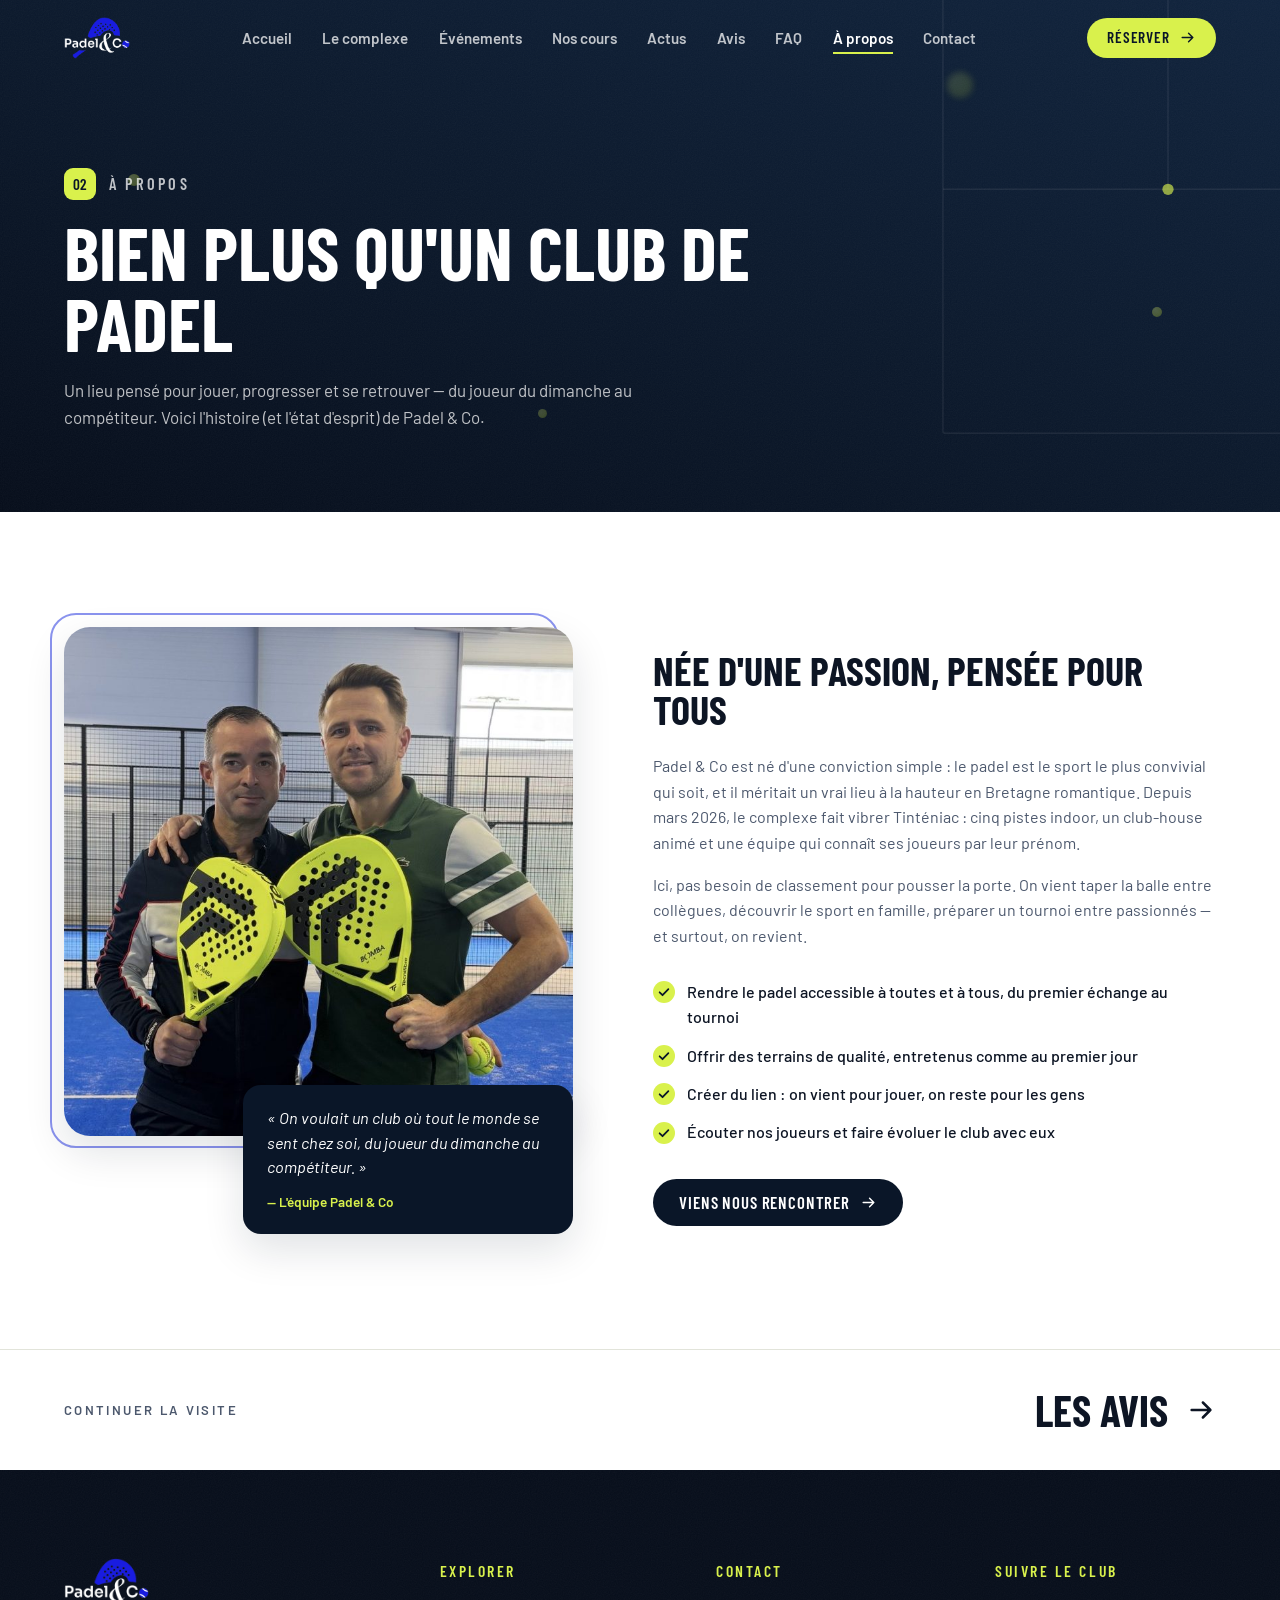
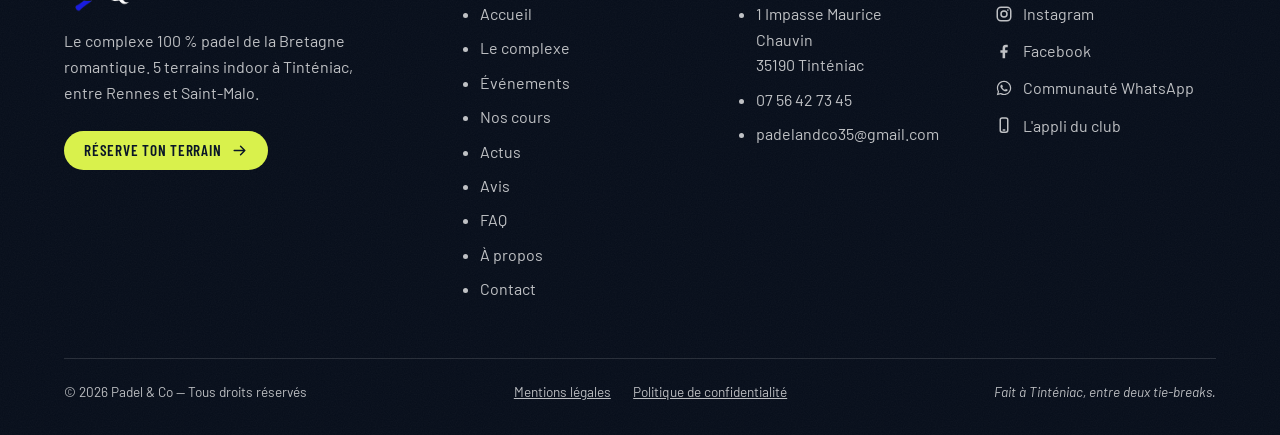
<file: a-propos.html>
<!DOCTYPE html>
<html lang="fr">
<head>
  <meta charset="utf-8">
  <meta name="viewport" content="width=device-width, initial-scale=1">

  <!-- PADEL & CO — Page : À propos -->

  <title>À propos — l'histoire &amp; la mission du club | Padel &amp; Co Tinténiac</title>
  <meta name="description" content="Padel & Co, c'est un club né d'une passion : rendre le padel accessible à tous en Bretagne romantique. Découvre l'histoire, la mission et l'équipe du complexe de Tinténiac.">

  <link rel="canonical" href="https://padelandco35.fr/a-propos.html">

  <meta property="og:type" content="website">
  <meta property="og:locale" content="fr_FR">
  <meta property="og:site_name" content="Padel &amp; Co">
  <meta property="og:title" content="À propos de Padel &amp; Co — bien plus qu'un club de padel">
  <meta property="og:description" content="Un club né d'une conviction : le padel est le sport le plus convivial qui soit, et il méritait un vrai lieu à la hauteur en Bretagne romantique.">
  <meta property="og:url" content="https://padelandco35.fr/a-propos.html">
  <meta property="og:image" content="https://padelandco35.fr/images/og-image.jpg">
  <meta property="og:image:width" content="1200">
  <meta property="og:image:height" content="630">
  <meta property="og:image:alt" content="Padel &amp; Co — 5 terrains de padel indoor à Tinténiac (35)">
  <meta name="twitter:card" content="summary_large_image">

  <meta name="theme-color" content="#0B1A2E">
  <link rel="icon" type="image/svg+xml" href="favicon.svg">

  <link rel="preconnect" href="https://fonts.googleapis.com">
  <link rel="preconnect" href="https://fonts.gstatic.com" crossorigin>
  <link href="https://fonts.googleapis.com/css2?family=Barlow+Condensed:ital,wght@0,500;0,600;0,700;1,600&family=Barlow:ital,wght@0,400;0,500;0,600;0,700;1,400&display=swap" rel="stylesheet">

  <link rel="stylesheet" href="css/styles.css">

  <!-- Pré-rendu des pages internes dès le survol d'un lien :
       navigation quasi instantanée (Chrome/Edge — ignoré ailleurs) -->
  <script type="speculationrules">
  { "prerender": [ { "where": { "href_matches": "/*" }, "eagerness": "moderate" } ] }
  </script>
</head>

<body>

  <a class="skip-link" href="#main">Aller au contenu principal</a>

  <!-- Sprite SVG (icônes) -->
  <svg xmlns="http://www.w3.org/2000/svg" style="display:none" aria-hidden="true">
    <symbol id="i-check" viewBox="0 0 24 24"><path d="m4.5 12.5 5 5L19.5 7"/></symbol>
    <symbol id="i-app" viewBox="0 0 24 24"><rect x="7" y="2.5" width="10" height="19" rx="2.5"/><path d="M11 18.5h2"/></symbol>
    <symbol id="i-arrow" viewBox="0 0 24 24"><path d="M4.5 12h15M13.5 6l6 6-6 6"/></symbol>
    <symbol id="i-instagram" viewBox="0 0 24 24"><rect x="3" y="3" width="18" height="18" rx="5"/><circle cx="12" cy="12" r="4"/><circle cx="17.2" cy="6.8" r="1.1" fill="currentColor" stroke="none"/></symbol>
    <symbol id="i-facebook" viewBox="0 0 24 24"><path fill="currentColor" stroke="none" d="M13.5 21.5v-7.2h2.9l.5-3.4h-3.4V8.6c0-1 .3-1.6 1.7-1.6h1.8V3.9c-.3 0-1.4-.1-2.6-.1-2.6 0-4.3 1.6-4.3 4.4v2.7H7.2v3.4h2.9v7.2z"/></symbol>
    <symbol id="i-whatsapp" viewBox="0 0 24 24"><path fill="currentColor" stroke="none" d="M12.04 2.4c-5.27 0-9.56 4.29-9.56 9.56 0 1.69.44 3.33 1.28 4.78L2.4 21.6l4.98-1.3a9.5 9.5 0 0 0 4.66 1.19h.01c5.27 0 9.55-4.29 9.55-9.56 0-2.55-.99-4.95-2.8-6.76a9.5 9.5 0 0 0-6.76-2.8zm0 17.5h-.01a7.9 7.9 0 0 1-4.03-1.11l-.29-.17-2.99.78.8-2.92-.19-.3a7.9 7.9 0 0 1-1.21-4.22c0-4.38 3.56-7.94 7.94-7.94 2.12 0 4.11.83 5.61 2.33a7.88 7.88 0 0 1 2.32 5.61c0 4.38-3.56 7.94-7.95 7.94zm4.36-5.95c-.24-.12-1.42-.7-1.63-.78-.22-.08-.38-.12-.54.12-.16.24-.62.78-.76.94-.14.16-.28.18-.52.06-.24-.12-1.01-.37-1.92-1.19-.71-.63-1.19-1.41-1.33-1.65-.14-.24-.02-.37.1-.49.11-.11.24-.28.36-.42.12-.14.16-.24.24-.4.08-.16.04-.3-.02-.42-.06-.12-.54-1.3-.74-1.77-.19-.46-.39-.4-.54-.41h-.46c-.16 0-.42.06-.63.3-.22.24-.83.81-.83 1.98s.85 2.3.97 2.46c.12.16 1.68 2.57 4.07 3.6.57.25 1.01.39 1.36.5.57.18 1.09.16 1.5.1.46-.07 1.42-.58 1.62-1.14.2-.56.2-1.04.14-1.14-.06-.1-.22-.16-.46-.28z"/></symbol>
  </svg>

  <!-- Header -->
  <header class="site-header" id="site-header">
    <div class="site-header__inner container">
      <a class="brand" href="index.html" aria-label="Padel &amp; Co — retour à l'accueil"><img class="brand__img" src="images/logo-bicolore.png" alt="Padel &amp; Co" width="400" height="253"></a>
      <nav class="nav" aria-label="Navigation principale">
        <ul class="nav__list">
          <li><a class="nav__link" href="index.html">Accueil</a></li>
          <li><a class="nav__link" href="le-complexe.html">Le complexe</a></li>
          <li><a class="nav__link" href="evenements.html">Événements</a></li>
          <li><a class="nav__link" href="cours.html">Nos cours</a></li>
          <li><a class="nav__link" href="actus.html">Actus</a></li>
          <li><a class="nav__link" href="avis.html">Avis</a></li>
          <li><a class="nav__link" href="faq.html">FAQ</a></li>
          <li><a class="nav__link is-active" href="a-propos.html" aria-current="page">À propos</a></li>
          <li><a class="nav__link" href="contact.html">Contact</a></li>
        </ul>
      </nav>
      <a class="btn btn--volt btn--sm nav__cta" href="https://padel-and-co.mymobileapp.fr/installation" target="_blank" rel="noopener">
        Réserver
        <svg class="icon" aria-hidden="true"><use href="#i-arrow"/></svg>
      </a>
      <button class="burger" type="button" aria-expanded="false" aria-controls="menu-mobile" aria-label="Ouvrir le menu">
        <span></span><span></span>
      </button>
    </div>
  </header>

  <!-- Menu mobile -->
  <nav class="drawer" id="menu-mobile" aria-label="Menu mobile">
    <ul class="drawer__list">
      <li><a class="drawer__link" href="index.html"><span>01</span>Accueil</a></li>
      <li><a class="drawer__link" href="le-complexe.html"><span>02</span>Le complexe</a></li>
      <li><a class="drawer__link" href="evenements.html"><span>03</span>Événements</a></li>
      <li><a class="drawer__link" href="cours.html"><span>04</span>Nos cours</a></li>
      <li><a class="drawer__link" href="actus.html"><span>05</span>Actus</a></li>
      <li><a class="drawer__link" href="avis.html"><span>06</span>Avis</a></li>
      <li><a class="drawer__link" href="faq.html"><span>07</span>FAQ</a></li>
      <li><a class="drawer__link" href="a-propos.html"><span>08</span>À propos</a></li>
      <li><a class="drawer__link" href="contact.html"><span>09</span>Contact</a></li>
    </ul>
    <div class="drawer__foot">
      <a class="btn btn--volt" href="https://padel-and-co.mymobileapp.fr/installation" target="_blank" rel="noopener">
        Réserve ton terrain
        <svg class="icon" aria-hidden="true"><use href="#i-arrow"/></svg>
      </a>
      <div class="drawer__socials">
        <a href="https://www.instagram.com/padel.and.co.35/" target="_blank" rel="noopener" aria-label="Instagram Padel &amp; Co"><svg class="icon" aria-hidden="true"><use href="#i-instagram"/></svg></a>
        <a href="https://www.facebook.com/share/1KFfh55dcL/" target="_blank" rel="noopener" aria-label="Facebook Padel &amp; Co"><svg class="icon" aria-hidden="true"><use href="#i-facebook"/></svg></a>
        <a href="https://chat.whatsapp.com/IxtqAZWe5RuIJktEEc2yC7" target="_blank" rel="noopener" aria-label="Communauté WhatsApp Padel &amp; Co"><svg class="icon" aria-hidden="true"><use href="#i-whatsapp"/></svg></a>
      </div>
    </div>
  </nav>

  <main id="main">

    <!-- Hero de page -->
    <section class="page-hero">
      <svg class="hero__lines" viewBox="0 0 600 600" fill="none" preserveAspectRatio="xMidYMid slice" aria-hidden="true">
        <rect x="60" y="40" width="480" height="520" rx="2"/>
        <path d="M60 300h480"/>
        <path d="M300 40v260"/>
        <circle cx="300" cy="300" r="6" class="volt"/>
      </svg>
      <div class="bg-balls" aria-hidden="true">
        <span class="bg-ball" style="--x:10%; --y:34%; --s:12px; --t:13s; --d:-2s; --dx:16px;  --dy:-30px; --o:.3"></span>
        <span class="bg-ball bg-ball--blur" style="--x:74%; --y:14%; --s:26px; --t:19s; --d:-6s; --dx:-20px; --dy:-42px; --o:.16"></span>
        <span class="bg-ball" style="--x:90%; --y:60%; --s:10px; --t:15s; --d:-4s; --dx:-14px; --dy:-26px; --o:.3"></span>
        <span class="bg-ball" style="--x:42%; --y:80%; --s:9px;  --t:14s; --d:-1s; --dx:12px;  --dy:-24px; --o:.24"></span>
      </div>
      <div class="container">
        <p class="section__label" data-reveal><span>02</span>À propos</p>
        <h1 class="page-hero__title" data-reveal style="--d:.08s">Bien plus qu'un club de padel</h1>
        <p class="page-hero__lede" data-reveal style="--d:.16s">
          Un lieu pensé pour jouer, progresser et se retrouver — du joueur du dimanche
          au compétiteur. Voici l'histoire (et l'état d'esprit) de Padel &amp; Co.
        </p>
      </div>
    </section>

    <!-- Histoire & mission -->
    <section class="section section--white about">
      <div class="container about__grid">
        <div class="about__media" data-reveal>
          <!-- 📷 PHOTO ÉQUIPE : images/equipe-padel-and-co.jpg (photo réelle du club).
               Remplaçable par un portrait d'équipe posé — ratio carré conseillé. -->
          <figure class="about__frame">
            <img src="images/equipe-padel-and-co.jpg" alt="Deux membres de l'équipe Padel &amp; Co raquettes en main sur les pistes" loading="lazy" width="768" height="768">
          </figure>
          <figure class="about__quote" data-reveal style="--d:.15s">
            <blockquote>«&nbsp;On voulait un club où tout le monde se sent chez soi, du joueur du dimanche au compétiteur.&nbsp;»</blockquote>
            <figcaption>— L'équipe Padel &amp; Co</figcaption>
          </figure>
        </div>

        <div class="about__content">
          <header class="section__head section__head--left" data-reveal>
            <h2 class="section__title section__title--sm">Née d'une passion, pensée pour tous</h2>
          </header>

          <div data-reveal style="--d:.1s">
            <p>
              Padel &amp; Co est né d'une conviction simple&nbsp;: le padel est le sport le plus
              convivial qui soit, et il méritait un vrai lieu à la hauteur en Bretagne romantique.
              Depuis mars 2026, le complexe fait vibrer Tinténiac&nbsp;: cinq pistes indoor,
              un club-house animé et une équipe qui connaît ses joueurs par leur prénom.
            </p>
            <p>
              Ici, pas besoin de classement pour pousser la porte. On vient taper la balle entre
              collègues, découvrir le sport en famille, préparer un tournoi entre passionnés —
              et surtout, on revient.
            </p>
          </div>

          <ul class="about__values" data-reveal-group>
            <li data-reveal><svg class="icon" aria-hidden="true"><use href="#i-check"/></svg>Rendre le padel accessible à toutes et à tous, du premier échange au tournoi</li>
            <li data-reveal><svg class="icon" aria-hidden="true"><use href="#i-check"/></svg>Offrir des terrains de qualité, entretenus comme au premier jour</li>
            <li data-reveal><svg class="icon" aria-hidden="true"><use href="#i-check"/></svg>Créer du lien&nbsp;: on vient pour jouer, on reste pour les gens</li>
            <li data-reveal><svg class="icon" aria-hidden="true"><use href="#i-check"/></svg>Écouter nos joueurs et faire évoluer le club avec eux</li>
          </ul>

          <a class="btn btn--dark" href="contact.html" data-reveal>
            Viens nous rencontrer
            <svg class="icon" aria-hidden="true"><use href="#i-arrow"/></svg>
          </a>
        </div>
      </div>
    </section>

    <!-- Page suivante -->
    <div class="next-page">
      <div class="container next-page__inner">
        <p class="next-page__label">Continuer la visite</p>
        <a class="next-page__link" href="avis.html">
          Les avis
          <svg class="icon" aria-hidden="true"><use href="#i-arrow"/></svg>
        </a>
      </div>
    </div>
  </main>

  <!-- Footer -->
  <footer class="site-footer">
    <div class="container">
      <div class="site-footer__grid">
        <div class="site-footer__brand">
          <p class="brand brand--footer"><img class="brand__img brand__img--footer" src="images/logo-bicolore.png" alt="Padel &amp; Co" width="400" height="253"></p>
          <p class="site-footer__baseline">
            Le complexe 100&nbsp;% padel de la Bretagne romantique.
            5 terrains indoor à Tinténiac, entre Rennes et Saint-Malo.
          </p>
          <a class="btn btn--volt btn--sm" href="https://padel-and-co.mymobileapp.fr/installation" target="_blank" rel="noopener">
            Réserve ton terrain
            <svg class="icon" aria-hidden="true"><use href="#i-arrow"/></svg>
          </a>
        </div>

        <nav class="site-footer__col" aria-label="Navigation pied de page">
          <p class="site-footer__title">Explorer</p>
          <ul>
            <li><a href="index.html">Accueil</a></li>
            <li><a href="le-complexe.html">Le complexe</a></li>
            <li><a href="evenements.html">Événements</a></li>
            <li><a href="cours.html">Nos cours</a></li>
            <li><a href="actus.html">Actus</a></li>
            <li><a href="avis.html">Avis</a></li>
            <li><a href="faq.html">FAQ</a></li>
            <li><a href="a-propos.html">À propos</a></li>
            <li><a href="contact.html">Contact</a></li>
          </ul>
        </nav>

        <div class="site-footer__col">
          <p class="site-footer__title">Contact</p>
          <ul>
            <li>1 Impasse Maurice Chauvin<br>35190 Tinténiac</li>
            <li><a href="tel:+33756427345">07 56 42 73 45</a></li>
            <li><a href="mailto:padelandco35@gmail.com">padelandco35@gmail.com</a></li>
          </ul>
        </div>

        <div class="site-footer__col">
          <p class="site-footer__title">Suivre le club</p>
          <ul class="site-footer__socials">
            <li>
              <a href="https://www.instagram.com/padel.and.co.35/" target="_blank" rel="noopener">
                <svg class="icon" aria-hidden="true"><use href="#i-instagram"/></svg>
                Instagram
              </a>
            </li>
            <li>
              <a href="https://www.facebook.com/share/1KFfh55dcL/" target="_blank" rel="noopener">
                <svg class="icon" aria-hidden="true"><use href="#i-facebook"/></svg>
                Facebook
              </a>
            </li>
            <li>
              <a href="https://chat.whatsapp.com/IxtqAZWe5RuIJktEEc2yC7" target="_blank" rel="noopener">
                <svg class="icon" aria-hidden="true"><use href="#i-whatsapp"/></svg>
                Communauté WhatsApp
              </a>
            </li>
            <li>
              <a href="https://padel-and-co.mymobileapp.fr/installation" target="_blank" rel="noopener">
                <svg class="icon" aria-hidden="true"><use href="#i-app"/></svg>
                L'appli du club
              </a>
            </li>
          </ul>
        </div>
      </div>

      <div class="site-footer__bottom">
        <p>© <span id="year">2026</span> Padel &amp; Co — Tous droits réservés</p>
        <ul class="site-footer__legal">
          <li><a href="mentions-legales.html">Mentions légales</a></li>
          <li><a href="politique-confidentialite.html">Politique de confidentialité</a></li>
        </ul>
        <p class="site-footer__wink">Fait à Tinténiac, entre deux tie-breaks.</p>
      </div>
    </div>
  </footer>

  <!-- CTA flottant mobile -->
  <a class="cta-float" href="https://padel-and-co.mymobileapp.fr/installation" target="_blank" rel="noopener" aria-hidden="true" tabindex="-1">
    Réserve ton terrain
    <svg class="icon" aria-hidden="true"><use href="#i-arrow"/></svg>
  </a>

  <script src="js/main.js"></script>
</body>
</html>
</file>
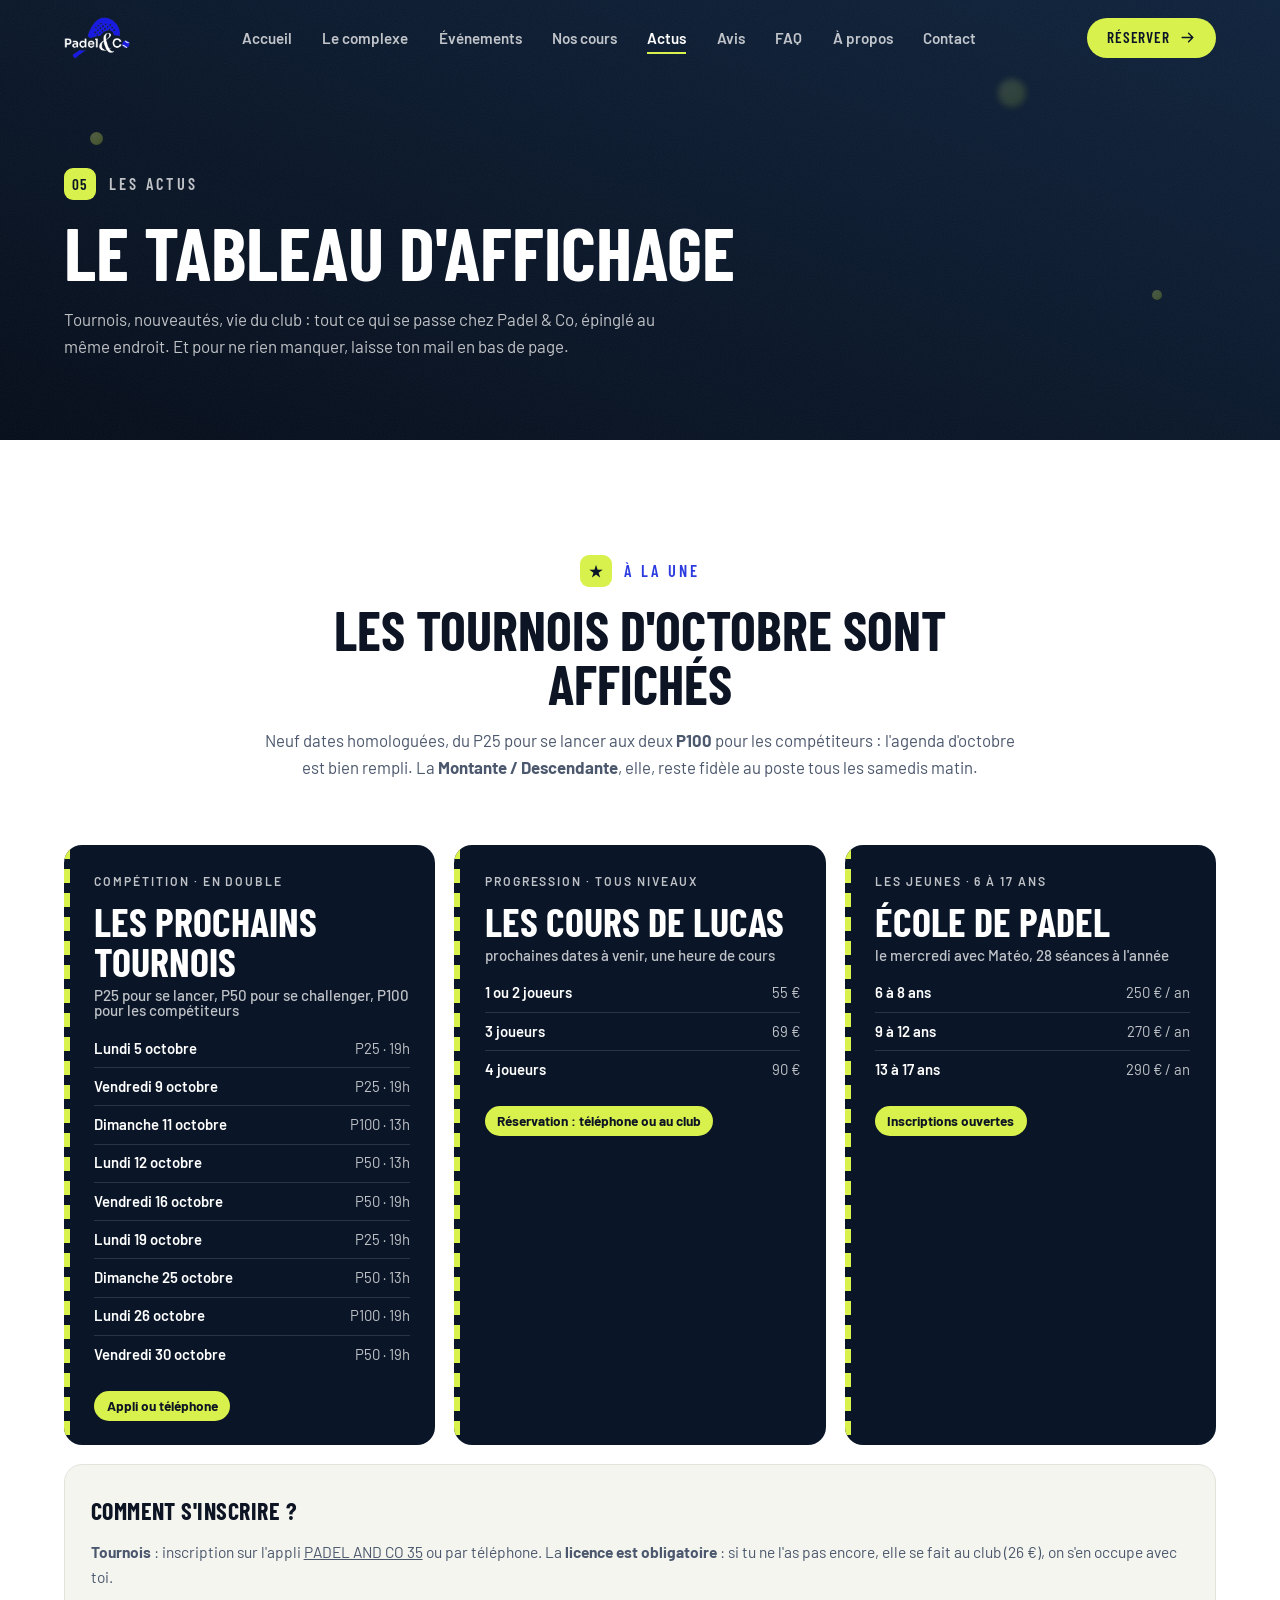
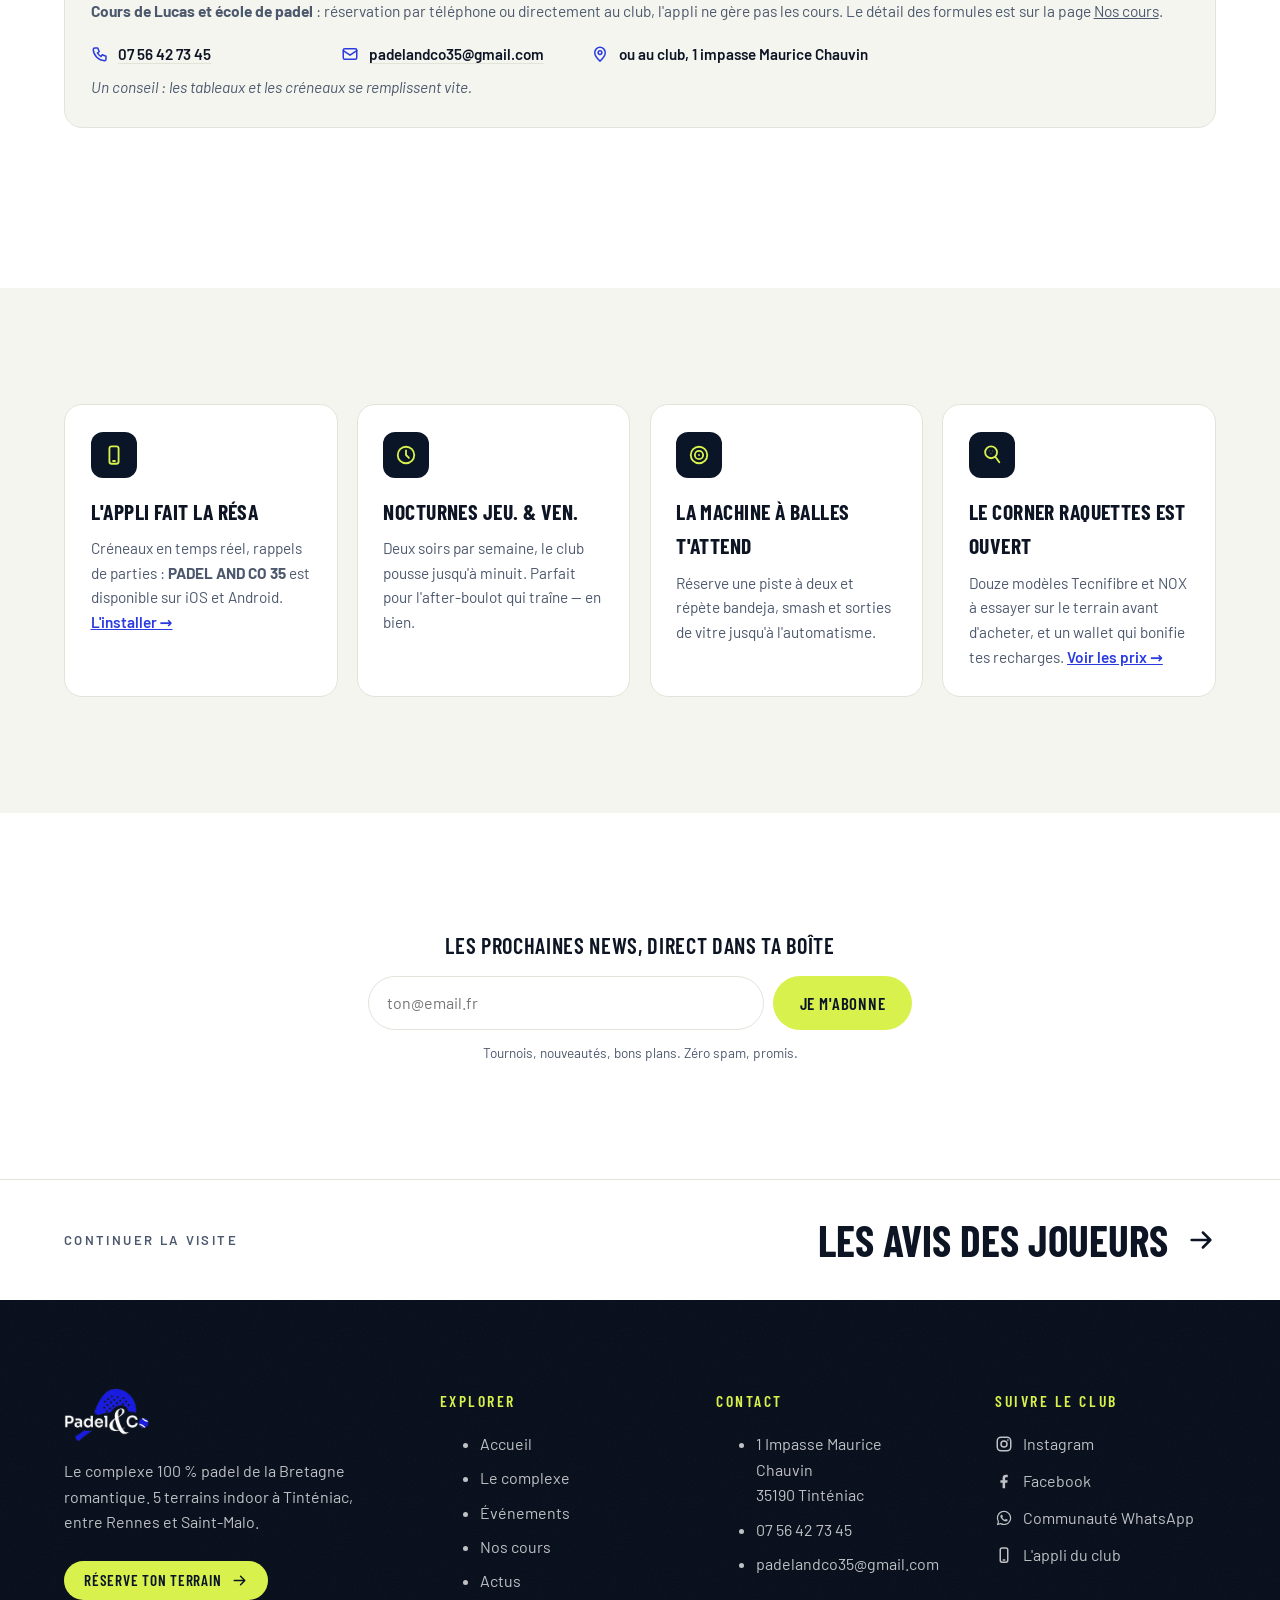
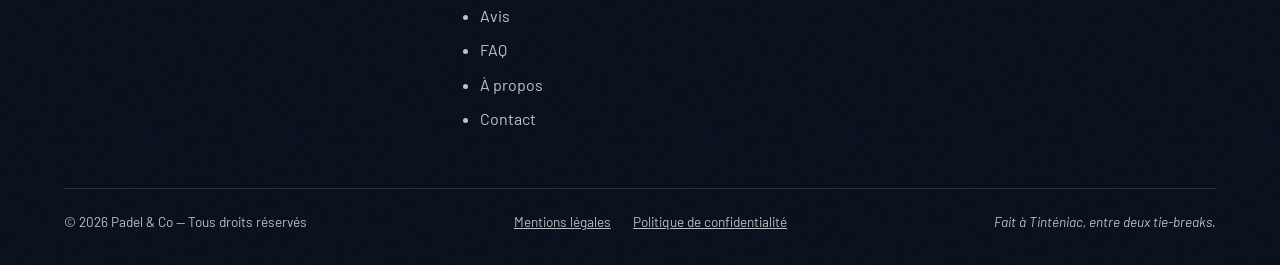
<file: actus.html>
<!DOCTYPE html>
<html lang="fr">
<head>
  <meta charset="utf-8">
  <meta name="viewport" content="width=device-width, initial-scale=1">

  <!-- PADEL & CO — LES ACTUS (page ajoutée au site 1) -->

  <title>Les actus du club — Padel &amp; Co Tinténiac (35)</title>
  <meta name="description" content="Les actualités de Padel & Co à Tinténiac : tournois d'octobre (du P25 au P100), école de padel, cours de Lucas, montante-descendante du samedi matin et vie du club.">

  <link rel="canonical" href="https://padelandco35.fr/actus.html">

  <meta property="og:type" content="website">
  <meta property="og:locale" content="fr_FR">
  <meta property="og:site_name" content="Padel &amp; Co">
  <meta property="og:title" content="Les actus de Padel &amp; Co : tournois d'octobre, cours et nouvelles du club">
  <meta property="og:description" content="Neuf tournois homologués en octobre (du P25 au P100), inscriptions à l'école de padel et montante-descendante chaque samedi matin : toutes les actus de Padel & Co à Tinténiac.">
  <meta property="og:url" content="https://padelandco35.fr/actus.html">
  <meta property="og:image" content="https://padelandco35.fr/images/og-image.jpg">
  <meta property="og:image:width" content="1200">
  <meta property="og:image:height" content="630">
  <meta property="og:image:alt" content="Padel &amp; Co — 5 terrains de padel indoor à Tinténiac (35)">
  <meta name="twitter:card" content="summary_large_image">

  <meta name="theme-color" content="#0B1A2E">
  <link rel="icon" type="image/svg+xml" href="favicon.svg">

  <link rel="preconnect" href="https://fonts.googleapis.com">
  <link rel="preconnect" href="https://fonts.gstatic.com" crossorigin>
  <link href="https://fonts.googleapis.com/css2?family=Barlow+Condensed:ital,wght@0,500;0,600;0,700;1,600&family=Barlow:ital,wght@0,400;0,500;0,600;0,700;1,400&display=swap" rel="stylesheet">

  <link rel="stylesheet" href="css/styles.css">

  <!-- Pré-rendu des pages internes dès le survol d'un lien :
       navigation quasi instantanée (Chrome/Edge — ignoré ailleurs) -->
  <script type="speculationrules">
  { "prerender": [ { "where": { "href_matches": "/*" }, "eagerness": "moderate" } ] }
  </script>
</head>

<body>

  <a class="skip-link" href="#main">Aller au contenu principal</a>

  <!-- Sprite SVG (icônes) -->
  <svg xmlns="http://www.w3.org/2000/svg" style="display:none" aria-hidden="true">
    <symbol id="i-trophy" viewBox="0 0 24 24"><path d="M7 4h10v5a5 5 0 0 1-10 0z"/><path d="M7 5H4.5a2.5 2.5 0 0 0 2.6 3.4M17 5h2.5a2.5 2.5 0 0 1-2.6 3.4"/><path d="M12 14v3.5M8.5 21h7M10 17.5h4"/></symbol>
    <symbol id="i-users" viewBox="0 0 24 24"><circle cx="9" cy="8" r="3.5"/><path d="M3 20a6 6 0 0 1 12 0"/><path d="M16 4.7a3.5 3.5 0 0 1 0 6.6M15.5 14.6A6 6 0 0 1 21 20"/></symbol>
    <symbol id="i-calendar" viewBox="0 0 24 24"><rect x="3" y="5" width="18" height="16" rx="2"/><path d="M3 10h18M8 3v4M16 3v4"/></symbol>
    <symbol id="i-app" viewBox="0 0 24 24"><rect x="7" y="2.5" width="10" height="19" rx="2.5"/><path d="M11 18.5h2"/></symbol>
    <symbol id="i-clock" viewBox="0 0 24 24"><circle cx="12" cy="12" r="9"/><path d="M12 7v5l3.2 3.2"/></symbol>
    <symbol id="i-target" viewBox="0 0 24 24"><circle cx="12" cy="12" r="9"/><circle cx="12" cy="12" r="4.5"/><circle cx="12" cy="12" r="1" fill="currentColor" stroke="none"/></symbol>
    <symbol id="i-pin" viewBox="0 0 24 24"><path d="M12 21.5s-7-6-7-11.4a7 7 0 1 1 14 0c0 5.4-7 11.4-7 11.4z"/><circle cx="12" cy="10" r="2.5"/></symbol>
    <symbol id="i-phone" viewBox="0 0 24 24"><path d="M5 4h4l2 5-2.4 1.6a12.5 12.5 0 0 0 4.8 4.8L15 13l5 2v4a2 2 0 0 1-2 2A16 16 0 0 1 3 6a2 2 0 0 1 2-2z"/></symbol>
    <symbol id="i-mail" viewBox="0 0 24 24"><rect x="3" y="5" width="18" height="14" rx="2"/><path d="m3 7.5 9 6 9-6"/></symbol>
    <symbol id="i-arrow" viewBox="0 0 24 24"><path d="M4.5 12h15M13.5 6l6 6-6 6"/></symbol>
    <symbol id="i-instagram" viewBox="0 0 24 24"><rect x="3" y="3" width="18" height="18" rx="5"/><circle cx="12" cy="12" r="4"/><circle cx="17.2" cy="6.8" r="1.1" fill="currentColor" stroke="none"/></symbol>
    <symbol id="i-facebook" viewBox="0 0 24 24"><path fill="currentColor" stroke="none" d="M13.5 21.5v-7.2h2.9l.5-3.4h-3.4V8.6c0-1 .3-1.6 1.7-1.6h1.8V3.9c-.3 0-1.4-.1-2.6-.1-2.6 0-4.3 1.6-4.3 4.4v2.7H7.2v3.4h2.9v7.2z"/></symbol>
    <symbol id="i-whatsapp" viewBox="0 0 24 24"><path fill="currentColor" stroke="none" d="M12.04 2.4c-5.27 0-9.56 4.29-9.56 9.56 0 1.69.44 3.33 1.28 4.78L2.4 21.6l4.98-1.3a9.5 9.5 0 0 0 4.66 1.19h.01c5.27 0 9.55-4.29 9.55-9.56 0-2.55-.99-4.95-2.8-6.76a9.5 9.5 0 0 0-6.76-2.8zm0 17.5h-.01a7.9 7.9 0 0 1-4.03-1.11l-.29-.17-2.99.78.8-2.92-.19-.3a7.9 7.9 0 0 1-1.21-4.22c0-4.38 3.56-7.94 7.94-7.94 2.12 0 4.11.83 5.61 2.33a7.88 7.88 0 0 1 2.32 5.61c0 4.38-3.56 7.94-7.95 7.94zm4.36-5.95c-.24-.12-1.42-.7-1.63-.78-.22-.08-.38-.12-.54.12-.16.24-.62.78-.76.94-.14.16-.28.18-.52.06-.24-.12-1.01-.37-1.92-1.19-.71-.63-1.19-1.41-1.33-1.65-.14-.24-.02-.37.1-.49.11-.11.24-.28.36-.42.12-.14.16-.24.24-.4.08-.16.04-.3-.02-.42-.06-.12-.54-1.3-.74-1.77-.19-.46-.39-.4-.54-.41h-.46c-.16 0-.42.06-.63.3-.22.24-.83.81-.83 1.98s.85 2.3.97 2.46c.12.16 1.68 2.57 4.07 3.6.57.25 1.01.39 1.36.5.57.18 1.09.16 1.5.1.46-.07 1.42-.58 1.62-1.14.2-.56.2-1.04.14-1.14-.06-.1-.22-.16-.46-.28z"/></symbol>
    <symbol id="i-racket" viewBox="0 0 24 24"><circle cx="11" cy="9" r="6.5"/><path d="M15.6 13.9 20 20"/><circle cx="9" cy="7.5" r=".5" fill="currentColor" stroke="none"/><circle cx="12.8" cy="7.5" r=".5" fill="currentColor" stroke="none"/><circle cx="10.9" cy="10.6" r=".5" fill="currentColor" stroke="none"/></symbol>
    <symbol id="i-zoom" viewBox="0 0 24 24"><circle cx="11" cy="11" r="7"/><path d="M16.2 16.2 21 21M8.5 11h5M11 8.5v5"/></symbol>
    <symbol id="i-close" viewBox="0 0 24 24"><path d="M6 6l12 12M18 6 6 18"/></symbol>
  </svg>

  <!-- Header -->
  <header class="site-header" id="site-header">
    <div class="site-header__inner container">
      <a class="brand" href="index.html" aria-label="Padel &amp; Co — retour à l'accueil"><img class="brand__img" src="images/logo-bicolore.png" alt="Padel &amp; Co" width="400" height="253"></a>
      <nav class="nav" aria-label="Navigation principale">
        <ul class="nav__list">
          <li><a class="nav__link" href="index.html">Accueil</a></li>
          <li><a class="nav__link" href="le-complexe.html">Le complexe</a></li>
          <li><a class="nav__link" href="evenements.html">Événements</a></li>
          <li><a class="nav__link" href="cours.html">Nos cours</a></li>
          <li><a class="nav__link is-active" href="actus.html" aria-current="page">Actus</a></li>
          <li><a class="nav__link" href="avis.html">Avis</a></li>
          <li><a class="nav__link" href="faq.html">FAQ</a></li>
          <li><a class="nav__link" href="a-propos.html">À propos</a></li>
          <li><a class="nav__link" href="contact.html">Contact</a></li>
        </ul>
      </nav>
      <a class="btn btn--volt btn--sm nav__cta" href="https://padel-and-co.mymobileapp.fr/installation" target="_blank" rel="noopener">
        Réserver
        <svg class="icon" aria-hidden="true"><use href="#i-arrow"/></svg>
      </a>
      <button class="burger" type="button" aria-expanded="false" aria-controls="menu-mobile" aria-label="Ouvrir le menu">
        <span></span><span></span>
      </button>
    </div>
  </header>

  <!-- Menu mobile -->
  <nav class="drawer" id="menu-mobile" aria-label="Menu mobile">
    <ul class="drawer__list">
      <li><a class="drawer__link" href="index.html"><span>01</span>Accueil</a></li>
      <li><a class="drawer__link" href="le-complexe.html"><span>02</span>Le complexe</a></li>
      <li><a class="drawer__link" href="evenements.html"><span>03</span>Événements</a></li>
      <li><a class="drawer__link" href="cours.html"><span>04</span>Nos cours</a></li>
      <li><a class="drawer__link" href="actus.html"><span>05</span>Actus</a></li>
      <li><a class="drawer__link" href="avis.html"><span>06</span>Avis</a></li>
      <li><a class="drawer__link" href="faq.html"><span>07</span>FAQ</a></li>
      <li><a class="drawer__link" href="a-propos.html"><span>08</span>À propos</a></li>
      <li><a class="drawer__link" href="contact.html"><span>09</span>Contact</a></li>
    </ul>
    <div class="drawer__foot">
      <a class="btn btn--volt" href="https://padel-and-co.mymobileapp.fr/installation" target="_blank" rel="noopener">
        Réserve ton terrain
        <svg class="icon" aria-hidden="true"><use href="#i-arrow"/></svg>
      </a>
      <div class="drawer__socials">
        <a href="https://www.instagram.com/padel.and.co.35/" target="_blank" rel="noopener" aria-label="Instagram Padel &amp; Co"><svg class="icon" aria-hidden="true"><use href="#i-instagram"/></svg></a>
        <a href="https://www.facebook.com/share/1KFfh55dcL/" target="_blank" rel="noopener" aria-label="Facebook Padel &amp; Co"><svg class="icon" aria-hidden="true"><use href="#i-facebook"/></svg></a>
        <a href="https://chat.whatsapp.com/IxtqAZWe5RuIJktEEc2yC7" target="_blank" rel="noopener" aria-label="Communauté WhatsApp Padel &amp; Co"><svg class="icon" aria-hidden="true"><use href="#i-whatsapp"/></svg></a>
      </div>
    </div>
  </nav>

  <main id="main">
    <!-- HERO DE PAGE -->
    <section class="page-hero texture">
      <div class="bg-balls" aria-hidden="true">
        <span class="bg-ball" style="--x:7%;  --y:30%; --s:13px; --t:14s; --d:-2s; --dx:14px;  --dy:-28px; --o:.3"></span>
        <span class="bg-ball bg-ball--blur" style="--x:78%; --y:18%; --s:28px; --t:20s; --d:-6s; --dx:-22px; --dy:-42px; --o:.16"></span>
        <span class="bg-ball" style="--x:90%; --y:66%; --s:10px; --t:15s; --d:-4s; --dx:-12px; --dy:-26px; --o:.26"></span>
      </div>
      <div class="container">
        <p class="section__label" data-reveal><span>05</span>Les actus</p>
        <h1 class="page-hero__title" data-reveal style="--d:.08s">Le tableau d'affichage</h1>
        <p class="page-hero__lede" data-reveal style="--d:.16s">
          Tournois, nouveautés, vie du club&nbsp;: tout ce qui se passe chez Padel &amp; Co, épinglé au même endroit.
          Et pour ne rien manquer, laisse ton mail en bas de page.
        </p>
      </div>
    </section>

    <!-- À LA UNE — tournois d'octobre, cours de Lucas et école de padel -->
    <section class="section section--white news" id="programme" aria-labelledby="news-title">
      <div class="container">
        <header class="section__head" data-reveal>
          <p class="section__label"><span aria-hidden="true">★</span>À la une</p>
          <h2 class="section__title" id="news-title">Les tournois d'octobre sont affichés</h2>
          <p class="section__lede">
            Neuf dates homologuées, du P25 pour se lancer aux deux
            <strong>P100</strong> pour les compétiteurs&nbsp;: l'agenda d'octobre
            est bien rempli.
            La <strong>Montante&nbsp;/&nbsp;Descendante</strong>, elle, reste fidèle
            au poste tous les samedis matin.
          </p>
        </header>

        <div class="news__grid news__grid--programme" data-reveal-group>
          <article class="news-billet" data-reveal>
            <p class="news-billet__cat">Compétition · en double</p>
            <h3 class="news-billet__date">Les prochains tournois<span>P25 pour se lancer, P50 pour se challenger, P100 pour les compétiteurs</span></h3>
            <ul class="news-billet__liste">
              <li><strong>Lundi 5 octobre</strong><span>P25 · 19h</span></li>
              <li><strong>Vendredi 9 octobre</strong><span>P25 · 19h</span></li>
              <li><strong>Dimanche 11 octobre</strong><span>P100 · 13h</span></li>
              <li><strong>Lundi 12 octobre</strong><span>P50 · 13h</span></li>
              <li><strong>Vendredi 16 octobre</strong><span>P50 · 19h</span></li>
              <li><strong>Lundi 19 octobre</strong><span>P25 · 19h</span></li>
              <li><strong>Dimanche 25 octobre</strong><span>P50 · 13h</span></li>
              <li><strong>Lundi 26 octobre</strong><span>P100 · 19h</span></li>
              <li><strong>Vendredi 30 octobre</strong><span>P50 · 19h</span></li>
            </ul>
            <p class="news-billet__p">Appli ou téléphone</p>
          </article>

          <article class="news-billet" data-reveal style="--d:.08s">
            <p class="news-billet__cat">Progression · tous niveaux</p>
            <h3 class="news-billet__date">Les cours de Lucas<span>prochaines dates à venir, une heure de cours</span></h3>
            <ul class="news-billet__liste">
              <li><strong>1 ou 2 joueurs</strong><span>55&nbsp;€</span></li>
              <li><strong>3 joueurs</strong><span>69&nbsp;€</span></li>
              <li><strong>4 joueurs</strong><span>90&nbsp;€</span></li>
            </ul>
            <p class="news-billet__p">Réservation&nbsp;: téléphone ou au club</p>
          </article>

          <article class="news-billet" data-reveal style="--d:.16s">
            <p class="news-billet__cat">Les jeunes · 6 à 17 ans</p>
            <h3 class="news-billet__date">École de padel<span>le mercredi avec Matéo, 28 séances à l'année</span></h3>
            <ul class="news-billet__liste">
              <li><strong>6 à 8 ans</strong><span>250&nbsp;€ / an</span></li>
              <li><strong>9 à 12 ans</strong><span>270&nbsp;€ / an</span></li>
              <li><strong>13 à 17 ans</strong><span>290&nbsp;€ / an</span></li>
            </ul>
            <p class="news-billet__p">Inscriptions ouvertes</p>
          </article>

          <div class="news__infos" data-reveal>
            <h3>Comment s'inscrire&nbsp;?</h3>
            <p><strong>Tournois</strong>&nbsp;: inscription sur l'appli <a href="https://padel-and-co.mymobileapp.fr/installation" target="_blank" rel="noopener">PADEL AND CO 35</a> ou par téléphone. La <strong>licence est obligatoire</strong>&nbsp;: si tu ne l'as pas encore, elle se fait au club (26&nbsp;€), on s'en occupe avec toi.</p>
            <p><strong>Cours de Lucas et école de padel</strong>&nbsp;: réservation par téléphone ou directement au club, l'appli ne gère pas les cours. Le détail des formules est sur la page <a href="cours.html">Nos cours</a>.</p>
            <ul class="news__canaux">
              <li><svg class="icon" aria-hidden="true"><use href="#i-phone"/></svg><a href="tel:+33756427345">07 56 42 73 45</a></li>
              <li><svg class="icon" aria-hidden="true"><use href="#i-mail"/></svg><a href="mailto:padelandco35@gmail.com">padelandco35@gmail.com</a></li>
              <li><svg class="icon" aria-hidden="true"><use href="#i-pin"/></svg><span>ou au club, 1&nbsp;impasse Maurice Chauvin</span></li>
            </ul>
            <p class="news__urgence">Un conseil&nbsp;: les tableaux et les créneaux se remplissent vite.</p>
          </div>
        </div>

      </div>
    </section>


    <!-- BRÈVES — la vie du club en trois flashs -->
    <section class="section section--paper" aria-label="Brèves du club">
      <div class="container">
        <div class="breves" data-reveal-group>
          <article class="breve" data-reveal>
            <span class="breve__icone" aria-hidden="true"><svg class="icon"><use href="#i-app"/></svg></span>
            <h2>L'appli fait la résa</h2>
            <p>Créneaux en temps réel, rappels de parties&nbsp;: <strong>PADEL AND CO 35</strong> est disponible sur iOS et Android. <a href="https://padel-and-co.mymobileapp.fr/installation" target="_blank" rel="noopener">L'installer →</a></p>
          </article>
          <article class="breve" data-reveal>
            <span class="breve__icone" aria-hidden="true"><svg class="icon"><use href="#i-clock"/></svg></span>
            <h2>Nocturnes jeu. &amp; ven.</h2>
            <p>Deux soirs par semaine, le club pousse jusqu'à minuit. Parfait pour l'after-boulot qui traîne — en bien.</p>
          </article>
          <article class="breve" data-reveal>
            <span class="breve__icone" aria-hidden="true"><svg class="icon"><use href="#i-target"/></svg></span>
            <h2>La machine à balles t'attend</h2>
            <p>Réserve une piste à deux et répète bandeja, smash et sorties de vitre jusqu'à l'automatisme.</p>
          </article>
          <article class="breve" data-reveal>
            <span class="breve__icone" aria-hidden="true"><svg class="icon"><use href="#i-racket"/></svg></span>
            <h2>Le corner raquettes est ouvert</h2>
            <p>Douze modèles Tecnifibre et NOX à essayer sur le terrain avant d'acheter, et un wallet qui bonifie tes recharges. <a href="le-complexe.html#comptoir">Voir les prix →</a></p>
          </article>
        </div>
      </div>
    </section>

    <!-- INSCRIPTION AUX NEWS (démo : à brancher sur un service d'e-mailing) -->
    <section class="section section--white" aria-label="Inscription aux actus">
      <div class="container">
        <form class="news-form" data-reveal>
          <label for="news-mail">Les prochaines news, direct dans ta boîte</label>
          <div class="news-form__champs" data-abo-champs>
            <input id="news-mail" type="email" name="email" placeholder="ton@email.fr" required autocomplete="email" aria-describedby="news-note">
            <button class="btn btn--volt" type="submit">Je m'abonne</button>
          </div>
          <p class="news-form__ok" data-abo-ok hidden>C'est noté&nbsp;! On se retrouve dans ta boîte mail — et sur les courts.</p>
          <p class="news-form__note" id="news-note">Tournois, nouveautés, bons plans. Zéro spam, promis.</p>
        </form>
      </div>
    </section>

    <!-- Page suivante -->
    <div class="next-page">
      <div class="container next-page__inner">
        <p class="next-page__label">Continuer la visite</p>
        <a class="next-page__link" href="avis.html">
          Les avis des joueurs
          <svg class="icon" aria-hidden="true"><use href="#i-arrow"/></svg>
        </a>
      </div>
    </div>
  </main>

  <!-- Footer -->
  <footer class="site-footer">
    <div class="container">
      <div class="site-footer__grid">
        <div class="site-footer__brand">
          <p class="brand brand--footer"><img class="brand__img brand__img--footer" src="images/logo-bicolore.png" alt="Padel &amp; Co" width="400" height="253"></p>
          <p class="site-footer__baseline">
            Le complexe 100&nbsp;% padel de la Bretagne romantique.
            5 terrains indoor à Tinténiac, entre Rennes et Saint-Malo.
          </p>
          <a class="btn btn--volt btn--sm" href="https://padel-and-co.mymobileapp.fr/installation" target="_blank" rel="noopener">
            Réserve ton terrain
            <svg class="icon" aria-hidden="true"><use href="#i-arrow"/></svg>
          </a>
        </div>

        <nav class="site-footer__col" aria-label="Navigation pied de page">
          <p class="site-footer__title">Explorer</p>
          <ul>
            <li><a href="index.html">Accueil</a></li>
            <li><a href="le-complexe.html">Le complexe</a></li>
            <li><a href="evenements.html">Événements</a></li>
            <li><a href="cours.html">Nos cours</a></li>
            <li><a href="actus.html">Actus</a></li>
            <li><a href="avis.html">Avis</a></li>
            <li><a href="faq.html">FAQ</a></li>
            <li><a href="a-propos.html">À propos</a></li>
            <li><a href="contact.html">Contact</a></li>
          </ul>
        </nav>

        <div class="site-footer__col">
          <p class="site-footer__title">Contact</p>
          <ul>
            <li>1 Impasse Maurice Chauvin<br>35190 Tinténiac</li>
            <li><a href="tel:+33756427345">07 56 42 73 45</a></li>
            <li><a href="mailto:padelandco35@gmail.com">padelandco35@gmail.com</a></li>
          </ul>
        </div>

        <div class="site-footer__col">
          <p class="site-footer__title">Suivre le club</p>
          <ul class="site-footer__socials">
            <li>
              <a href="https://www.instagram.com/padel.and.co.35/" target="_blank" rel="noopener">
                <svg class="icon" aria-hidden="true"><use href="#i-instagram"/></svg>
                Instagram
              </a>
            </li>
            <li>
              <a href="https://www.facebook.com/share/1KFfh55dcL/" target="_blank" rel="noopener">
                <svg class="icon" aria-hidden="true"><use href="#i-facebook"/></svg>
                Facebook
              </a>
            </li>
            <li>
              <a href="https://chat.whatsapp.com/IxtqAZWe5RuIJktEEc2yC7" target="_blank" rel="noopener">
                <svg class="icon" aria-hidden="true"><use href="#i-whatsapp"/></svg>
                Communauté WhatsApp
              </a>
            </li>
            <li>
              <a href="https://padel-and-co.mymobileapp.fr/installation" target="_blank" rel="noopener">
                <svg class="icon" aria-hidden="true"><use href="#i-app"/></svg>
                L'appli du club
              </a>
            </li>
          </ul>
        </div>
      </div>

      <div class="site-footer__bottom">
        <p>© <span id="year">2026</span> Padel &amp; Co — Tous droits réservés</p>
        <ul class="site-footer__legal">
          <li><a href="mentions-legales.html">Mentions légales</a></li>
          <li><a href="politique-confidentialite.html">Politique de confidentialité</a></li>
        </ul>
        <p class="site-footer__wink">Fait à Tinténiac, entre deux tie-breaks.</p>
      </div>
    </div>
  </footer>

  <!-- CTA flottant mobile -->
  <a class="cta-float" href="https://padel-and-co.mymobileapp.fr/installation" target="_blank" rel="noopener" aria-hidden="true" tabindex="-1">
    Réserve ton terrain
    <svg class="icon" aria-hidden="true"><use href="#i-arrow"/></svg>
  </a>

  <script src="js/main.js"></script>
</body>
</html>
</file>
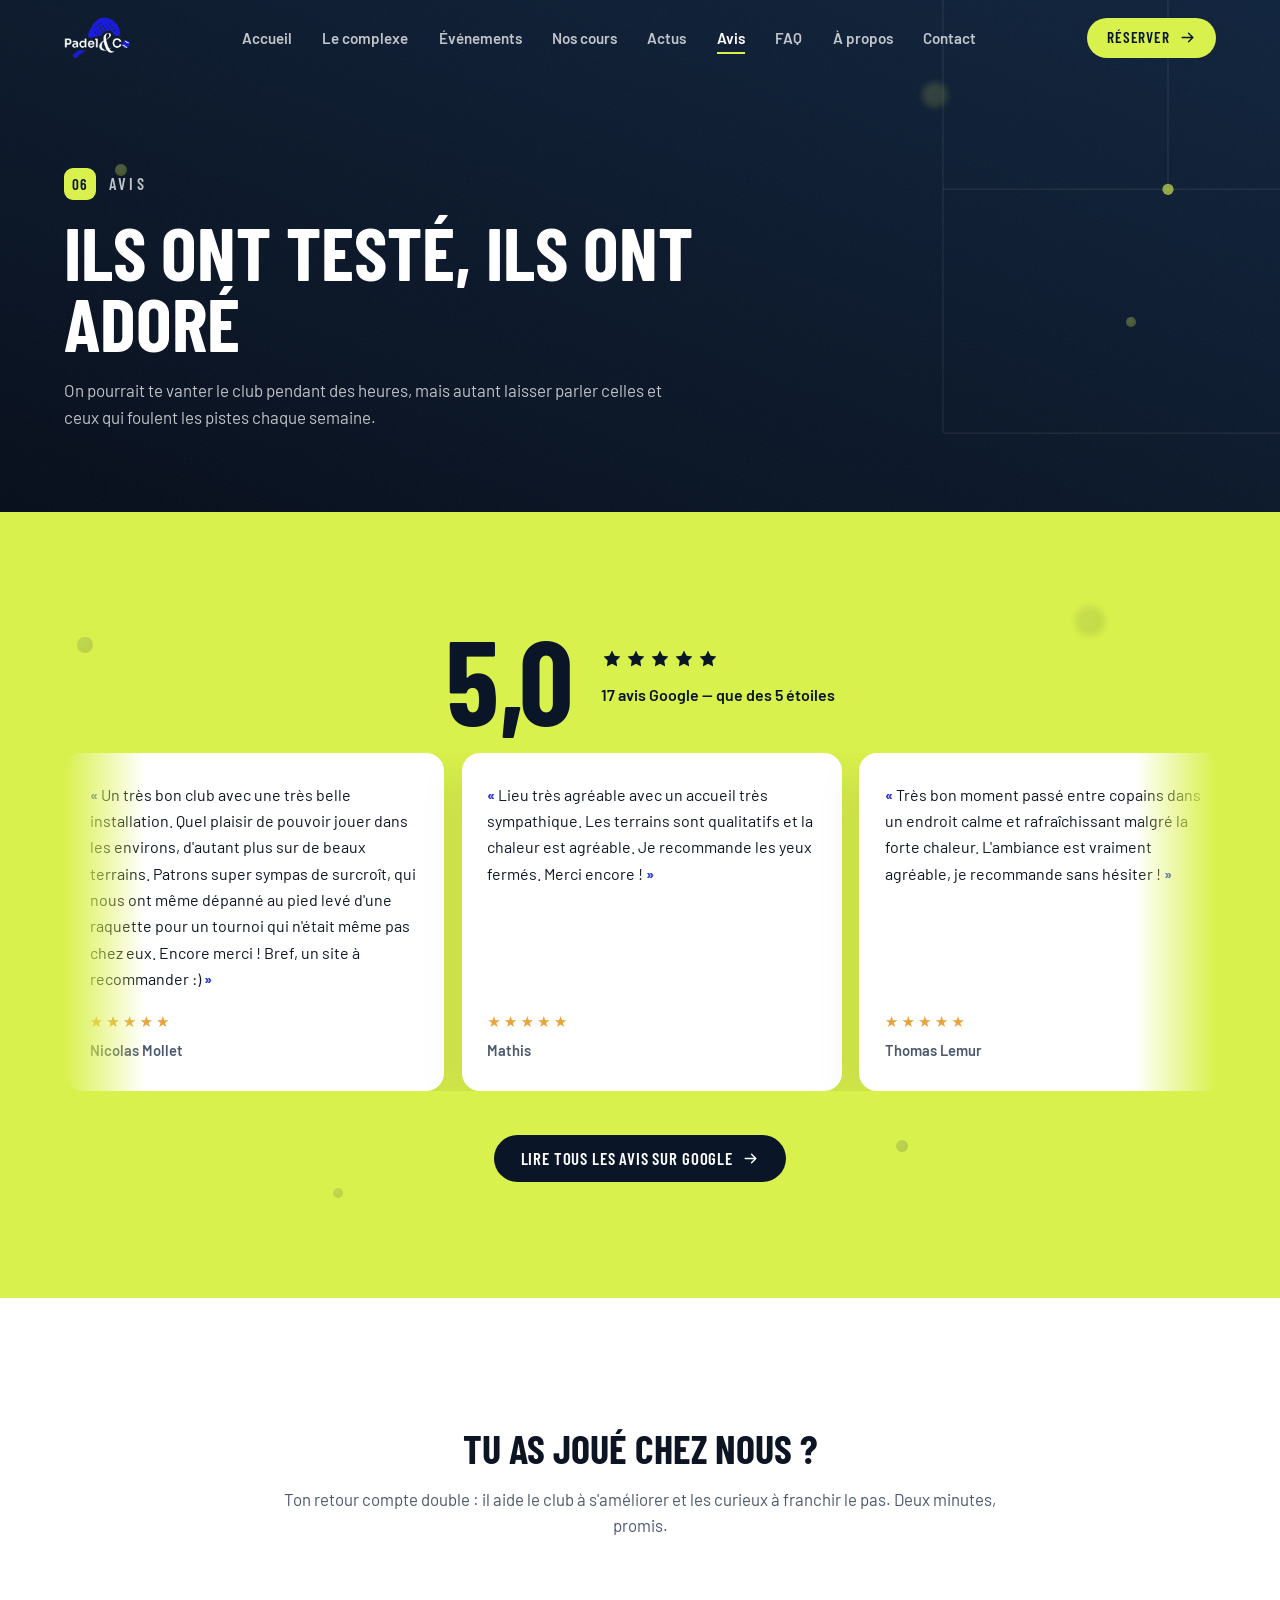
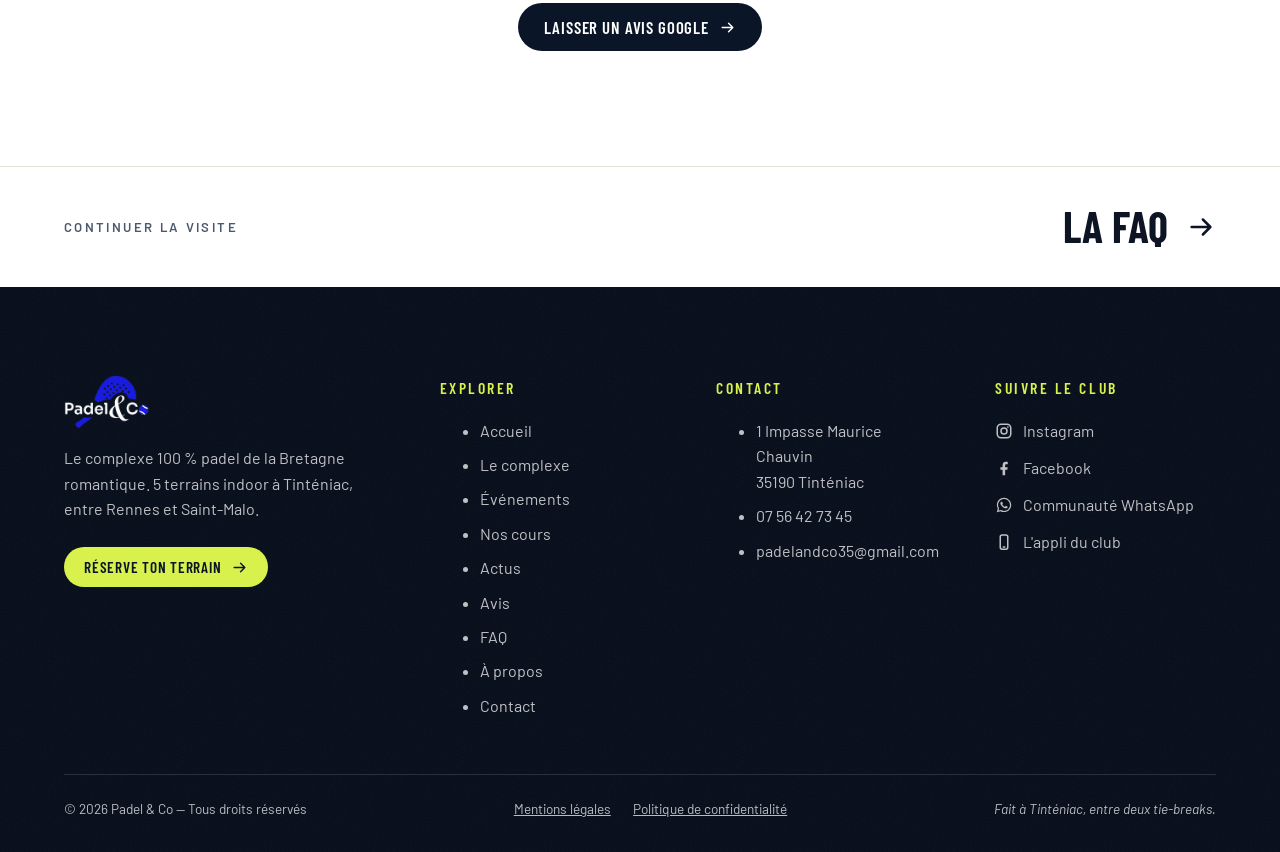
<file: avis.html>
<!DOCTYPE html>
<html lang="fr">
<head>
  <meta charset="utf-8">
  <meta name="viewport" content="width=device-width, initial-scale=1">

  <!-- PADEL & CO — Page : Avis -->

  <title>Avis clients — 5,0/5 sur Google (17 avis) | Padel &amp; Co Tinténiac</title>
  <meta name="description" content="Padel & Co affiche 5,0/5 sur Google : installations magnifiques, ambiance conviviale et plaisir de jouer. Découvre ce que les joueurs disent du complexe de padel de Tinténiac.">

  <link rel="canonical" href="https://padelandco35.fr/avis.html">

  <meta property="og:type" content="website">
  <meta property="og:locale" content="fr_FR">
  <meta property="og:site_name" content="Padel &amp; Co">
  <meta property="og:title" content="Avis — 5,0/5 sur Google pour Padel &amp; Co Tinténiac">
  <meta property="og:description" content="17 avis, que des 5 étoiles : installations, convivialité, plaisir de jeu. Ils ont testé, ils ont adoré.">
  <meta property="og:url" content="https://padelandco35.fr/avis.html">
  <meta property="og:image" content="https://padelandco35.fr/images/og-image.jpg">
  <meta property="og:image:width" content="1200">
  <meta property="og:image:height" content="630">
  <meta property="og:image:alt" content="Padel &amp; Co — 5 terrains de padel indoor à Tinténiac (35)">
  <meta name="twitter:card" content="summary_large_image">

  <meta name="theme-color" content="#0B1A2E">
  <link rel="icon" type="image/svg+xml" href="favicon.svg">

  <link rel="preconnect" href="https://fonts.googleapis.com">
  <link rel="preconnect" href="https://fonts.gstatic.com" crossorigin>
  <link href="https://fonts.googleapis.com/css2?family=Barlow+Condensed:ital,wght@0,500;0,600;0,700;1,600&family=Barlow:ital,wght@0,400;0,500;0,600;0,700;1,400&display=swap" rel="stylesheet">

  <link rel="stylesheet" href="css/styles.css">

  <!-- Pré-rendu des pages internes dès le survol d'un lien :
       navigation quasi instantanée (Chrome/Edge — ignoré ailleurs) -->
  <script type="speculationrules">
  { "prerender": [ { "where": { "href_matches": "/*" }, "eagerness": "moderate" } ] }
  </script>

  <!-- Données structurées : note globale (remonte l'étoile 5,0 dans Google) -->
  <script type="application/ld+json">
  {"@context":"https://schema.org","@type":"SportsActivityLocation","name":"Padel & Co","sport":"Padel","address":{"@type":"PostalAddress","streetAddress":"1 Impasse Maurice Chauvin","postalCode":"35190","addressLocality":"Tinténiac","addressRegion":"Bretagne","addressCountry":"FR"},"aggregateRating":{"@type":"AggregateRating","ratingValue":"5.0","reviewCount":"17","bestRating":"5"}}
  </script>
</head>

<body>

  <a class="skip-link" href="#main">Aller au contenu principal</a>

  <!-- Sprite SVG (icônes) -->
  <svg xmlns="http://www.w3.org/2000/svg" style="display:none" aria-hidden="true">
    <symbol id="i-star" viewBox="0 0 24 24"><path fill="currentColor" stroke="none" d="M12 2.6l2.8 5.8 6.4.9-4.6 4.5 1.1 6.4L12 17.2l-5.7 3 1.1-6.4L2.8 9.3l6.4-.9z"/></symbol>
    <symbol id="i-app" viewBox="0 0 24 24"><rect x="7" y="2.5" width="10" height="19" rx="2.5"/><path d="M11 18.5h2"/></symbol>
    <symbol id="i-arrow" viewBox="0 0 24 24"><path d="M4.5 12h15M13.5 6l6 6-6 6"/></symbol>
    <symbol id="i-instagram" viewBox="0 0 24 24"><rect x="3" y="3" width="18" height="18" rx="5"/><circle cx="12" cy="12" r="4"/><circle cx="17.2" cy="6.8" r="1.1" fill="currentColor" stroke="none"/></symbol>
    <symbol id="i-facebook" viewBox="0 0 24 24"><path fill="currentColor" stroke="none" d="M13.5 21.5v-7.2h2.9l.5-3.4h-3.4V8.6c0-1 .3-1.6 1.7-1.6h1.8V3.9c-.3 0-1.4-.1-2.6-.1-2.6 0-4.3 1.6-4.3 4.4v2.7H7.2v3.4h2.9v7.2z"/></symbol>
    <symbol id="i-whatsapp" viewBox="0 0 24 24"><path fill="currentColor" stroke="none" d="M12.04 2.4c-5.27 0-9.56 4.29-9.56 9.56 0 1.69.44 3.33 1.28 4.78L2.4 21.6l4.98-1.3a9.5 9.5 0 0 0 4.66 1.19h.01c5.27 0 9.55-4.29 9.55-9.56 0-2.55-.99-4.95-2.8-6.76a9.5 9.5 0 0 0-6.76-2.8zm0 17.5h-.01a7.9 7.9 0 0 1-4.03-1.11l-.29-.17-2.99.78.8-2.92-.19-.3a7.9 7.9 0 0 1-1.21-4.22c0-4.38 3.56-7.94 7.94-7.94 2.12 0 4.11.83 5.61 2.33a7.88 7.88 0 0 1 2.32 5.61c0 4.38-3.56 7.94-7.95 7.94zm4.36-5.95c-.24-.12-1.42-.7-1.63-.78-.22-.08-.38-.12-.54.12-.16.24-.62.78-.76.94-.14.16-.28.18-.52.06-.24-.12-1.01-.37-1.92-1.19-.71-.63-1.19-1.41-1.33-1.65-.14-.24-.02-.37.1-.49.11-.11.24-.28.36-.42.12-.14.16-.24.24-.4.08-.16.04-.3-.02-.42-.06-.12-.54-1.3-.74-1.77-.19-.46-.39-.4-.54-.41h-.46c-.16 0-.42.06-.63.3-.22.24-.83.81-.83 1.98s.85 2.3.97 2.46c.12.16 1.68 2.57 4.07 3.6.57.25 1.01.39 1.36.5.57.18 1.09.16 1.5.1.46-.07 1.42-.58 1.62-1.14.2-.56.2-1.04.14-1.14-.06-.1-.22-.16-.46-.28z"/></symbol>
  </svg>

  <!-- Header -->
  <header class="site-header" id="site-header">
    <div class="site-header__inner container">
      <a class="brand" href="index.html" aria-label="Padel &amp; Co — retour à l'accueil"><img class="brand__img" src="images/logo-bicolore.png" alt="Padel &amp; Co" width="400" height="253"></a>
      <nav class="nav" aria-label="Navigation principale">
        <ul class="nav__list">
          <li><a class="nav__link" href="index.html">Accueil</a></li>
          <li><a class="nav__link" href="le-complexe.html">Le complexe</a></li>
          <li><a class="nav__link" href="evenements.html">Événements</a></li>
          <li><a class="nav__link" href="cours.html">Nos cours</a></li>
          <li><a class="nav__link" href="actus.html">Actus</a></li>
          <li><a class="nav__link is-active" href="avis.html" aria-current="page">Avis</a></li>
          <li><a class="nav__link" href="faq.html">FAQ</a></li>
          <li><a class="nav__link" href="a-propos.html">À propos</a></li>
          <li><a class="nav__link" href="contact.html">Contact</a></li>
        </ul>
      </nav>
      <a class="btn btn--volt btn--sm nav__cta" href="https://padel-and-co.mymobileapp.fr/installation" target="_blank" rel="noopener">
        Réserver
        <svg class="icon" aria-hidden="true"><use href="#i-arrow"/></svg>
      </a>
      <button class="burger" type="button" aria-expanded="false" aria-controls="menu-mobile" aria-label="Ouvrir le menu">
        <span></span><span></span>
      </button>
    </div>
  </header>

  <!-- Menu mobile -->
  <nav class="drawer" id="menu-mobile" aria-label="Menu mobile">
    <ul class="drawer__list">
      <li><a class="drawer__link" href="index.html"><span>01</span>Accueil</a></li>
      <li><a class="drawer__link" href="le-complexe.html"><span>02</span>Le complexe</a></li>
      <li><a class="drawer__link" href="evenements.html"><span>03</span>Événements</a></li>
      <li><a class="drawer__link" href="cours.html"><span>04</span>Nos cours</a></li>
      <li><a class="drawer__link" href="actus.html"><span>05</span>Actus</a></li>
      <li><a class="drawer__link" href="avis.html"><span>06</span>Avis</a></li>
      <li><a class="drawer__link" href="faq.html"><span>07</span>FAQ</a></li>
      <li><a class="drawer__link" href="a-propos.html"><span>08</span>À propos</a></li>
      <li><a class="drawer__link" href="contact.html"><span>09</span>Contact</a></li>
    </ul>
    <div class="drawer__foot">
      <a class="btn btn--volt" href="https://padel-and-co.mymobileapp.fr/installation" target="_blank" rel="noopener">
        Réserve ton terrain
        <svg class="icon" aria-hidden="true"><use href="#i-arrow"/></svg>
      </a>
      <div class="drawer__socials">
        <a href="https://www.instagram.com/padel.and.co.35/" target="_blank" rel="noopener" aria-label="Instagram Padel &amp; Co"><svg class="icon" aria-hidden="true"><use href="#i-instagram"/></svg></a>
        <a href="https://www.facebook.com/share/1KFfh55dcL/" target="_blank" rel="noopener" aria-label="Facebook Padel &amp; Co"><svg class="icon" aria-hidden="true"><use href="#i-facebook"/></svg></a>
        <a href="https://chat.whatsapp.com/IxtqAZWe5RuIJktEEc2yC7" target="_blank" rel="noopener" aria-label="Communauté WhatsApp Padel &amp; Co"><svg class="icon" aria-hidden="true"><use href="#i-whatsapp"/></svg></a>
      </div>
    </div>
  </nav>

  <main id="main">

    <!-- Hero de page -->
    <section class="page-hero">
      <svg class="hero__lines" viewBox="0 0 600 600" fill="none" preserveAspectRatio="xMidYMid slice" aria-hidden="true">
        <rect x="60" y="40" width="480" height="520" rx="2"/>
        <path d="M60 300h480"/>
        <path d="M300 40v260"/>
        <circle cx="300" cy="300" r="6" class="volt"/>
      </svg>
      <div class="bg-balls" aria-hidden="true">
        <span class="bg-ball" style="--x:9%;  --y:32%; --s:12px; --t:13s; --d:-2s; --dx:16px;  --dy:-30px; --o:.3"></span>
        <span class="bg-ball bg-ball--blur" style="--x:72%; --y:16%; --s:26px; --t:19s; --d:-6s; --dx:-20px; --dy:-42px; --o:.16"></span>
        <span class="bg-ball" style="--x:88%; --y:62%; --s:10px; --t:15s; --d:-4s; --dx:-14px; --dy:-26px; --o:.3"></span>
      </div>
      <div class="container">
        <p class="section__label" data-reveal><span>06</span>Avis</p>
        <h1 class="page-hero__title" data-reveal style="--d:.08s">Ils ont testé, ils ont adoré</h1>
        <p class="page-hero__lede" data-reveal style="--d:.16s">
          On pourrait te vanter le club pendant des heures, mais autant laisser parler
          celles et ceux qui foulent les pistes chaque semaine.
        </p>
      </div>
    </section>

    <!-- Note + témoignages -->
    <section class="section section--volt reviews">
      <div class="bg-balls" aria-hidden="true">
        <span class="bg-ball bg-ball--navy" style="--x:6%;  --y:16%; --s:16px; --t:16s; --d:-3s; --dx:16px;  --dy:-32px; --o:.14"></span>
        <span class="bg-ball bg-ball--navy bg-ball--blur" style="--x:84%; --y:12%; --s:30px; --t:21s; --d:-8s; --dx:-24px; --dy:-44px; --o:.1"></span>
        <span class="bg-ball bg-ball--navy" style="--x:70%; --y:80%; --s:12px; --t:14s; --d:-1s; --dx:12px;  --dy:-26px; --o:.16"></span>
        <span class="bg-ball bg-ball--navy" style="--x:26%; --y:86%; --s:10px; --t:15s; --d:-5s; --dx:-12px; --dy:-24px; --o:.13"></span>
      </div>
      <div class="container">
        <div class="reviews__score" data-reveal>
          <p class="reviews__note" aria-label="Note moyenne : 5 sur 5">5,0</p>
          <div class="reviews__meta">
            <span class="stars stars--lg" aria-hidden="true">
              <svg class="icon"><use href="#i-star"/></svg><svg class="icon"><use href="#i-star"/></svg><svg class="icon"><use href="#i-star"/></svg><svg class="icon"><use href="#i-star"/></svg><svg class="icon"><use href="#i-star"/></svg>
            </span>
            <p>17 avis Google — que des 5 étoiles</p>
          </div>
        </div>

        <!-- Vrais avis Google (fiche établissement · note 5,0/5) -->
        <div class="reviews-marquee" data-reveal>
          <div class="reviews-marquee__track">
            <div class="reviews-marquee__group">
            <figure class="review"><blockquote>Un très bon club avec une très belle installation. Quel plaisir de pouvoir jouer dans les environs, d'autant plus sur de beaux terrains. Patrons super sympas de surcroît, qui nous ont même dépanné au pied levé d'une raquette pour un tournoi qui n'était même pas chez eux. Encore merci ! Bref, un site à recommander :)</blockquote><figcaption><span class="review__stars" aria-hidden="true">★★★★★</span> Nicolas Mollet</figcaption></figure>
            <figure class="review"><blockquote>Lieu très agréable avec un accueil très sympathique. Les terrains sont qualitatifs et la chaleur est agréable. Je recommande les yeux fermés. Merci encore !</blockquote><figcaption><span class="review__stars" aria-hidden="true">★★★★★</span> Mathis</figcaption></figure>
            <figure class="review"><blockquote>Très bon moment passé entre copains dans un endroit calme et rafraîchissant malgré la forte chaleur. L'ambiance est vraiment agréable, je recommande sans hésiter !</blockquote><figcaption><span class="review__stars" aria-hidden="true">★★★★★</span> Thomas Lemur</figcaption></figure>
            <figure class="review"><blockquote>Super moment passé entre copains, bien au frais malgré la chaleur extérieure. Je recommande vivement cet endroit très paisible et agréable.</blockquote><figcaption><span class="review__stars" aria-hidden="true">★★★★★</span> Félicien Pigeon</figcaption></figure>
            <figure class="review"><blockquote>Première expérience, superbe accueil, au top.</blockquote><figcaption><span class="review__stars" aria-hidden="true">★★★★★</span> Florent Heurtin</figcaption></figure>
            <figure class="review"><blockquote>Super expérience et accueil au top, initiation concluante et sympathique en compagnie des gérants…</blockquote><figcaption><span class="review__stars" aria-hidden="true">★★★★★</span> Garage de la Métairie</figcaption></figure>
            <figure class="review"><blockquote>Une équipe au top et des infrastructures de qualité ! Super emplacement, à proximité directe de la rocade.</blockquote><figcaption><span class="review__stars" aria-hidden="true">★★★★★</span> Florian Collyer</figcaption></figure>
            <figure class="review"><blockquote>Super complexe, spacieux, propre.</blockquote><figcaption><span class="review__stars" aria-hidden="true">★★★★★</span> Cédric Georges</figcaption></figure>
            <figure class="review"><blockquote>Top, je recommande !</blockquote><figcaption><span class="review__stars" aria-hidden="true">★★★★★</span> Yanis Berland</figcaption></figure>
            <figure class="review"><blockquote>Un super complexe de padel ! 👌</blockquote><figcaption><span class="review__stars" aria-hidden="true">★★★★★</span> Steven Nouveau</figcaption></figure>
            <figure class="review"><blockquote>Excellent padel tout neuf bien entretenu, je recommande vivement !</blockquote><figcaption><span class="review__stars" aria-hidden="true">★★★★★</span> Arthur Siméon</figcaption></figure>
            <figure class="review"><blockquote>Complexe de padel vraiment sympa. Les terrains sont de qualité et les gérants très sympathiques. La réservation par l'application est très simple et pratique. Je recommande.</blockquote><figcaption><span class="review__stars" aria-hidden="true">★★★★★</span> Thomas Claro</figcaption></figure>
            <figure class="review"><blockquote>Terrains de padel au top avec super hauteur pour les lobs. Accueil très sympa et club house avec écrans pour les matchs. Vestiaires quali. Bon match !</blockquote><figcaption><span class="review__stars" aria-hidden="true">★★★★★</span> Ber Comm</figcaption></figure>
            <figure class="review"><blockquote>Super installation et gérants très sympa !! Très bien placé entre Rennes et Saint Malo.</blockquote><figcaption><span class="review__stars" aria-hidden="true">★★★★★</span> Romain Collyer</figcaption></figure>
          </div>
            <div class="reviews-marquee__group" aria-hidden="true">
            <figure class="review"><blockquote>Un très bon club avec une très belle installation. Quel plaisir de pouvoir jouer dans les environs, d'autant plus sur de beaux terrains. Patrons super sympas de surcroît, qui nous ont même dépanné au pied levé d'une raquette pour un tournoi qui n'était même pas chez eux. Encore merci ! Bref, un site à recommander :)</blockquote><figcaption><span class="review__stars" aria-hidden="true">★★★★★</span> Nicolas Mollet</figcaption></figure>
            <figure class="review"><blockquote>Lieu très agréable avec un accueil très sympathique. Les terrains sont qualitatifs et la chaleur est agréable. Je recommande les yeux fermés. Merci encore !</blockquote><figcaption><span class="review__stars" aria-hidden="true">★★★★★</span> Mathis</figcaption></figure>
            <figure class="review"><blockquote>Très bon moment passé entre copains dans un endroit calme et rafraîchissant malgré la forte chaleur. L'ambiance est vraiment agréable, je recommande sans hésiter !</blockquote><figcaption><span class="review__stars" aria-hidden="true">★★★★★</span> Thomas Lemur</figcaption></figure>
            <figure class="review"><blockquote>Super moment passé entre copains, bien au frais malgré la chaleur extérieure. Je recommande vivement cet endroit très paisible et agréable.</blockquote><figcaption><span class="review__stars" aria-hidden="true">★★★★★</span> Félicien Pigeon</figcaption></figure>
            <figure class="review"><blockquote>Première expérience, superbe accueil, au top.</blockquote><figcaption><span class="review__stars" aria-hidden="true">★★★★★</span> Florent Heurtin</figcaption></figure>
            <figure class="review"><blockquote>Super expérience et accueil au top, initiation concluante et sympathique en compagnie des gérants…</blockquote><figcaption><span class="review__stars" aria-hidden="true">★★★★★</span> Garage de la Métairie</figcaption></figure>
            <figure class="review"><blockquote>Une équipe au top et des infrastructures de qualité ! Super emplacement, à proximité directe de la rocade.</blockquote><figcaption><span class="review__stars" aria-hidden="true">★★★★★</span> Florian Collyer</figcaption></figure>
            <figure class="review"><blockquote>Super complexe, spacieux, propre.</blockquote><figcaption><span class="review__stars" aria-hidden="true">★★★★★</span> Cédric Georges</figcaption></figure>
            <figure class="review"><blockquote>Top, je recommande !</blockquote><figcaption><span class="review__stars" aria-hidden="true">★★★★★</span> Yanis Berland</figcaption></figure>
            <figure class="review"><blockquote>Un super complexe de padel ! 👌</blockquote><figcaption><span class="review__stars" aria-hidden="true">★★★★★</span> Steven Nouveau</figcaption></figure>
            <figure class="review"><blockquote>Excellent padel tout neuf bien entretenu, je recommande vivement !</blockquote><figcaption><span class="review__stars" aria-hidden="true">★★★★★</span> Arthur Siméon</figcaption></figure>
            <figure class="review"><blockquote>Complexe de padel vraiment sympa. Les terrains sont de qualité et les gérants très sympathiques. La réservation par l'application est très simple et pratique. Je recommande.</blockquote><figcaption><span class="review__stars" aria-hidden="true">★★★★★</span> Thomas Claro</figcaption></figure>
            <figure class="review"><blockquote>Terrains de padel au top avec super hauteur pour les lobs. Accueil très sympa et club house avec écrans pour les matchs. Vestiaires quali. Bon match !</blockquote><figcaption><span class="review__stars" aria-hidden="true">★★★★★</span> Ber Comm</figcaption></figure>
            <figure class="review"><blockquote>Super installation et gérants très sympa !! Très bien placé entre Rennes et Saint Malo.</blockquote><figcaption><span class="review__stars" aria-hidden="true">★★★★★</span> Romain Collyer</figcaption></figure>
          </div>
          </div>
        </div>

        <p class="reviews__more" data-reveal>
          <a class="btn btn--dark" href="https://www.google.com/maps/search/?api=1&amp;query=Padel+and+Co+Tint%C3%A9niac" target="_blank" rel="noopener">
            Lire tous les avis sur Google
            <svg class="icon" aria-hidden="true"><use href="#i-arrow"/></svg>
          </a>
        </p>
      </div>
    </section>

    <!-- Laisser un avis -->
    <section class="section section--white">
      <div class="container">
        <header class="section__head" data-reveal>
          <h2 class="section__title section__title--sm">Tu as joué chez nous&nbsp;?</h2>
          <p class="section__lede">
            Ton retour compte double&nbsp;: il aide le club à s'améliorer et les curieux
            à franchir le pas. Deux minutes, promis.
          </p>
        </header>
        <p class="reviews__more" data-reveal style="margin-top: 0;">
          <a class="btn btn--dark" href="https://www.google.com/maps/search/?api=1&amp;query=Padel+and+Co+Tint%C3%A9niac" target="_blank" rel="noopener">
            Laisser un avis Google
            <svg class="icon" aria-hidden="true"><use href="#i-arrow"/></svg>
          </a>
        </p>
      </div>
    </section>

    <!-- Page suivante -->
    <div class="next-page">
      <div class="container next-page__inner">
        <p class="next-page__label">Continuer la visite</p>
        <a class="next-page__link" href="faq.html">
          La FAQ
          <svg class="icon" aria-hidden="true"><use href="#i-arrow"/></svg>
        </a>
      </div>
    </div>
  </main>

  <!-- Footer -->
  <footer class="site-footer">
    <div class="container">
      <div class="site-footer__grid">
        <div class="site-footer__brand">
          <p class="brand brand--footer"><img class="brand__img brand__img--footer" src="images/logo-bicolore.png" alt="Padel &amp; Co" width="400" height="253"></p>
          <p class="site-footer__baseline">
            Le complexe 100&nbsp;% padel de la Bretagne romantique.
            5 terrains indoor à Tinténiac, entre Rennes et Saint-Malo.
          </p>
          <a class="btn btn--volt btn--sm" href="https://padel-and-co.mymobileapp.fr/installation" target="_blank" rel="noopener">
            Réserve ton terrain
            <svg class="icon" aria-hidden="true"><use href="#i-arrow"/></svg>
          </a>
        </div>

        <nav class="site-footer__col" aria-label="Navigation pied de page">
          <p class="site-footer__title">Explorer</p>
          <ul>
            <li><a href="index.html">Accueil</a></li>
            <li><a href="le-complexe.html">Le complexe</a></li>
            <li><a href="evenements.html">Événements</a></li>
            <li><a href="cours.html">Nos cours</a></li>
            <li><a href="actus.html">Actus</a></li>
            <li><a href="avis.html">Avis</a></li>
            <li><a href="faq.html">FAQ</a></li>
            <li><a href="a-propos.html">À propos</a></li>
            <li><a href="contact.html">Contact</a></li>
          </ul>
        </nav>

        <div class="site-footer__col">
          <p class="site-footer__title">Contact</p>
          <ul>
            <li>1 Impasse Maurice Chauvin<br>35190 Tinténiac</li>
            <li><a href="tel:+33756427345">07 56 42 73 45</a></li>
            <li><a href="mailto:padelandco35@gmail.com">padelandco35@gmail.com</a></li>
          </ul>
        </div>

        <div class="site-footer__col">
          <p class="site-footer__title">Suivre le club</p>
          <ul class="site-footer__socials">
            <li>
              <a href="https://www.instagram.com/padel.and.co.35/" target="_blank" rel="noopener">
                <svg class="icon" aria-hidden="true"><use href="#i-instagram"/></svg>
                Instagram
              </a>
            </li>
            <li>
              <a href="https://www.facebook.com/share/1KFfh55dcL/" target="_blank" rel="noopener">
                <svg class="icon" aria-hidden="true"><use href="#i-facebook"/></svg>
                Facebook
              </a>
            </li>
            <li>
              <a href="https://chat.whatsapp.com/IxtqAZWe5RuIJktEEc2yC7" target="_blank" rel="noopener">
                <svg class="icon" aria-hidden="true"><use href="#i-whatsapp"/></svg>
                Communauté WhatsApp
              </a>
            </li>
            <li>
              <a href="https://padel-and-co.mymobileapp.fr/installation" target="_blank" rel="noopener">
                <svg class="icon" aria-hidden="true"><use href="#i-app"/></svg>
                L'appli du club
              </a>
            </li>
          </ul>
        </div>
      </div>

      <div class="site-footer__bottom">
        <p>© <span id="year">2026</span> Padel &amp; Co — Tous droits réservés</p>
        <ul class="site-footer__legal">
          <li><a href="mentions-legales.html">Mentions légales</a></li>
          <li><a href="politique-confidentialite.html">Politique de confidentialité</a></li>
        </ul>
        <p class="site-footer__wink">Fait à Tinténiac, entre deux tie-breaks.</p>
      </div>
    </div>
  </footer>

  <!-- CTA flottant mobile -->
  <a class="cta-float" href="https://padel-and-co.mymobileapp.fr/installation" target="_blank" rel="noopener" aria-hidden="true" tabindex="-1">
    Réserve ton terrain
    <svg class="icon" aria-hidden="true"><use href="#i-arrow"/></svg>
  </a>

  <script src="js/main.js"></script>
</body>
</html>
</file>
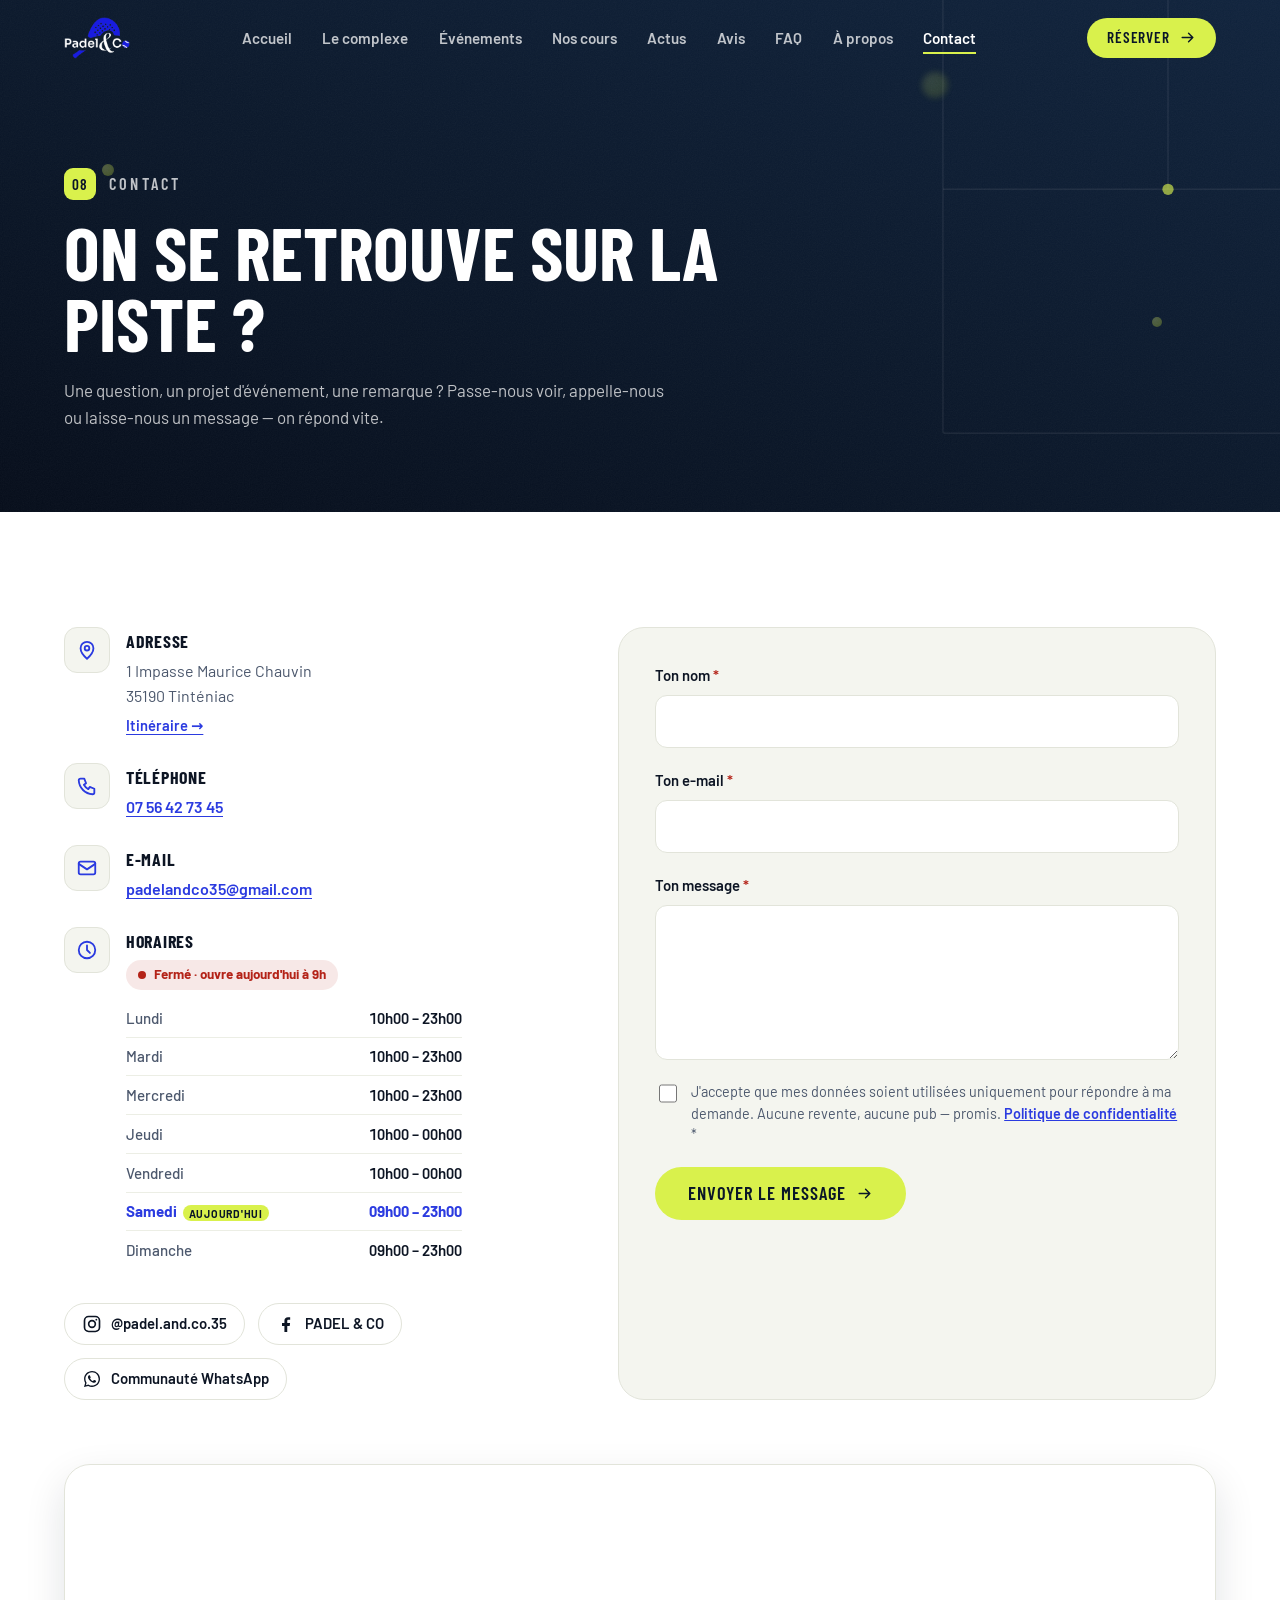
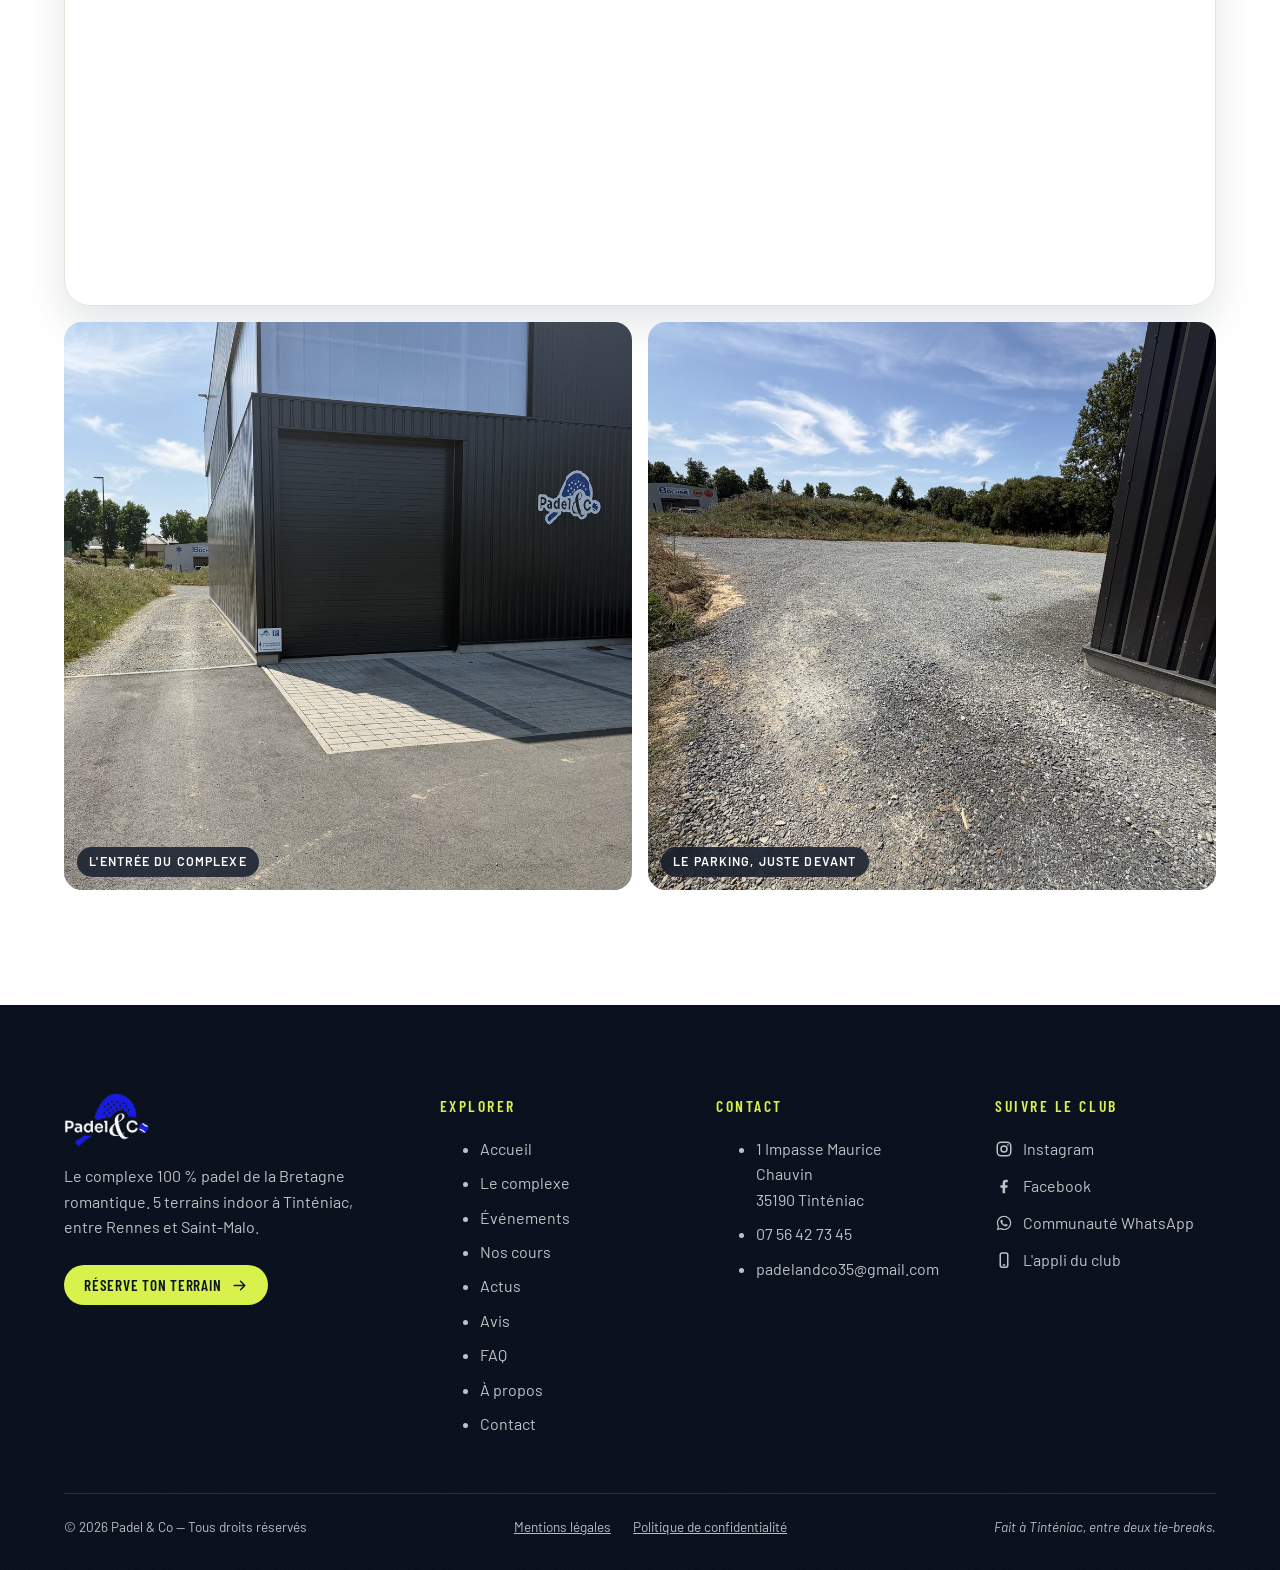
<file: contact.html>
<!DOCTYPE html>
<html lang="fr">
<head>
  <meta charset="utf-8">
  <meta name="viewport" content="width=device-width, initial-scale=1">

  <!-- PADEL & CO — Page : Contact -->

  <title>Contact &amp; accès — horaires, plan, formulaire | Padel &amp; Co Tinténiac</title>
  <meta name="description" content="Contacte Padel & Co : 1 Impasse Maurice Chauvin, 35190 Tinténiac · 07 56 42 73 45 · padelandco35@gmail.com. Horaires 7j/7, plan d'accès et formulaire de contact.">

  <link rel="canonical" href="https://padelandco35.fr/contact.html">

  <meta property="og:type" content="website">
  <meta property="og:locale" content="fr_FR">
  <meta property="og:site_name" content="Padel &amp; Co">
  <meta property="og:title" content="Contact — Padel &amp; Co Tinténiac">
  <meta property="og:description" content="Une question, un projet d'événement ? Adresse, téléphone, horaires et formulaire : tout est là. On répond vite.">
  <meta property="og:url" content="https://padelandco35.fr/contact.html">
  <meta property="og:image" content="https://padelandco35.fr/images/og-image.jpg">
  <meta property="og:image:width" content="1200">
  <meta property="og:image:height" content="630">
  <meta property="og:image:alt" content="Padel &amp; Co — 5 terrains de padel indoor à Tinténiac (35)">
  <meta name="twitter:card" content="summary_large_image">

  <meta name="theme-color" content="#0B1A2E">
  <link rel="icon" type="image/svg+xml" href="favicon.svg">

  <link rel="preconnect" href="https://fonts.googleapis.com">
  <link rel="preconnect" href="https://fonts.gstatic.com" crossorigin>
  <link href="https://fonts.googleapis.com/css2?family=Barlow+Condensed:ital,wght@0,500;0,600;0,700;1,600&family=Barlow:ital,wght@0,400;0,500;0,600;0,700;1,400&display=swap" rel="stylesheet">

  <link rel="stylesheet" href="css/styles.css">

  <!-- Pré-rendu des pages internes dès le survol d'un lien :
       navigation quasi instantanée (Chrome/Edge — ignoré ailleurs) -->
  <script type="speculationrules">
  { "prerender": [ { "where": { "href_matches": "/*" }, "eagerness": "moderate" } ] }
  </script>

  <!-- Données structurées : fiche club (LocalBusiness / SportsActivityLocation) -->
  <script type="application/ld+json">
  {
    "@context": "https://schema.org",
    "@type": ["SportsActivityLocation", "LocalBusiness"],
    "@id": "https://padelandco35.fr/#club",
    "name": "Padel & Co",
    "alternateName": "PADEL AND CO",
    "url": "https://padelandco35.fr/",
    "telephone": "+33756427345",
    "email": "padelandco35@gmail.com",
    "image": "https://padelandco35.fr/images/terrains-match.jpg",
    "sport": "Padel",
    "address": {
      "@type": "PostalAddress",
      "streetAddress": "1 Impasse Maurice Chauvin",
      "postalCode": "35190",
      "addressLocality": "Tinténiac",
      "addressRegion": "Bretagne",
      "addressCountry": "FR"
    },
    "geo": { "@type": "GeoCoordinates", "latitude": 48.327362, "longitude": -1.848414 },
    "openingHoursSpecification": [
      { "@type": "OpeningHoursSpecification", "dayOfWeek": ["Monday", "Tuesday", "Wednesday"], "opens": "10:00", "closes": "23:00" },
      { "@type": "OpeningHoursSpecification", "dayOfWeek": ["Thursday", "Friday"], "opens": "10:00", "closes": "00:00" },
      { "@type": "OpeningHoursSpecification", "dayOfWeek": ["Saturday", "Sunday"], "opens": "09:00", "closes": "23:00" }
    ],
    "sameAs": [
      "https://www.instagram.com/padel.and.co.35/",
      "https://www.facebook.com/share/1KFfh55dcL/",
      "https://chat.whatsapp.com/IxtqAZWe5RuIJktEEc2yC7"
    ]
  }
  </script>
</head>

<body>

  <a class="skip-link" href="#main">Aller au contenu principal</a>

  <!-- Sprite SVG (icônes) -->
  <svg xmlns="http://www.w3.org/2000/svg" style="display:none" aria-hidden="true">
    <symbol id="i-pin" viewBox="0 0 24 24"><path d="M12 21.5s-7-6-7-11.4a7 7 0 1 1 14 0c0 5.4-7 11.4-7 11.4z"/><circle cx="12" cy="10" r="2.5"/></symbol>
    <symbol id="i-phone" viewBox="0 0 24 24"><path d="M5 4h4l2 5-2.4 1.6a12.5 12.5 0 0 0 4.8 4.8L15 13l5 2v4a2 2 0 0 1-2 2A16 16 0 0 1 3 6a2 2 0 0 1 2-2z"/></symbol>
    <symbol id="i-mail" viewBox="0 0 24 24"><rect x="3" y="5" width="18" height="14" rx="2"/><path d="m3 7.5 9 6 9-6"/></symbol>
    <symbol id="i-clock" viewBox="0 0 24 24"><circle cx="12" cy="12" r="9"/><path d="M12 7v5l3.2 3.2"/></symbol>
    <symbol id="i-check" viewBox="0 0 24 24"><path d="m4.5 12.5 5 5L19.5 7"/></symbol>
    <symbol id="i-app" viewBox="0 0 24 24"><rect x="7" y="2.5" width="10" height="19" rx="2.5"/><path d="M11 18.5h2"/></symbol>
    <symbol id="i-arrow" viewBox="0 0 24 24"><path d="M4.5 12h15M13.5 6l6 6-6 6"/></symbol>
    <symbol id="i-instagram" viewBox="0 0 24 24"><rect x="3" y="3" width="18" height="18" rx="5"/><circle cx="12" cy="12" r="4"/><circle cx="17.2" cy="6.8" r="1.1" fill="currentColor" stroke="none"/></symbol>
    <symbol id="i-facebook" viewBox="0 0 24 24"><path fill="currentColor" stroke="none" d="M13.5 21.5v-7.2h2.9l.5-3.4h-3.4V8.6c0-1 .3-1.6 1.7-1.6h1.8V3.9c-.3 0-1.4-.1-2.6-.1-2.6 0-4.3 1.6-4.3 4.4v2.7H7.2v3.4h2.9v7.2z"/></symbol>
    <symbol id="i-whatsapp" viewBox="0 0 24 24"><path fill="currentColor" stroke="none" d="M12.04 2.4c-5.27 0-9.56 4.29-9.56 9.56 0 1.69.44 3.33 1.28 4.78L2.4 21.6l4.98-1.3a9.5 9.5 0 0 0 4.66 1.19h.01c5.27 0 9.55-4.29 9.55-9.56 0-2.55-.99-4.95-2.8-6.76a9.5 9.5 0 0 0-6.76-2.8zm0 17.5h-.01a7.9 7.9 0 0 1-4.03-1.11l-.29-.17-2.99.78.8-2.92-.19-.3a7.9 7.9 0 0 1-1.21-4.22c0-4.38 3.56-7.94 7.94-7.94 2.12 0 4.11.83 5.61 2.33a7.88 7.88 0 0 1 2.32 5.61c0 4.38-3.56 7.94-7.95 7.94zm4.36-5.95c-.24-.12-1.42-.7-1.63-.78-.22-.08-.38-.12-.54.12-.16.24-.62.78-.76.94-.14.16-.28.18-.52.06-.24-.12-1.01-.37-1.92-1.19-.71-.63-1.19-1.41-1.33-1.65-.14-.24-.02-.37.1-.49.11-.11.24-.28.36-.42.12-.14.16-.24.24-.4.08-.16.04-.3-.02-.42-.06-.12-.54-1.3-.74-1.77-.19-.46-.39-.4-.54-.41h-.46c-.16 0-.42.06-.63.3-.22.24-.83.81-.83 1.98s.85 2.3.97 2.46c.12.16 1.68 2.57 4.07 3.6.57.25 1.01.39 1.36.5.57.18 1.09.16 1.5.1.46-.07 1.42-.58 1.62-1.14.2-.56.2-1.04.14-1.14-.06-.1-.22-.16-.46-.28z"/></symbol>
  </svg>

  <!-- Header -->
  <header class="site-header" id="site-header">
    <div class="site-header__inner container">
      <a class="brand" href="index.html" aria-label="Padel &amp; Co — retour à l'accueil"><img class="brand__img" src="images/logo-bicolore.png" alt="Padel &amp; Co" width="400" height="253"></a>
      <nav class="nav" aria-label="Navigation principale">
        <ul class="nav__list">
          <li><a class="nav__link" href="index.html">Accueil</a></li>
          <li><a class="nav__link" href="le-complexe.html">Le complexe</a></li>
          <li><a class="nav__link" href="evenements.html">Événements</a></li>
          <li><a class="nav__link" href="cours.html">Nos cours</a></li>
          <li><a class="nav__link" href="actus.html">Actus</a></li>
          <li><a class="nav__link" href="avis.html">Avis</a></li>
          <li><a class="nav__link" href="faq.html">FAQ</a></li>
          <li><a class="nav__link" href="a-propos.html">À propos</a></li>
          <li><a class="nav__link is-active" href="contact.html" aria-current="page">Contact</a></li>
        </ul>
      </nav>
      <a class="btn btn--volt btn--sm nav__cta" href="https://padel-and-co.mymobileapp.fr/installation" target="_blank" rel="noopener">
        Réserver
        <svg class="icon" aria-hidden="true"><use href="#i-arrow"/></svg>
      </a>
      <button class="burger" type="button" aria-expanded="false" aria-controls="menu-mobile" aria-label="Ouvrir le menu">
        <span></span><span></span>
      </button>
    </div>
  </header>

  <!-- Menu mobile -->
  <nav class="drawer" id="menu-mobile" aria-label="Menu mobile">
    <ul class="drawer__list">
      <li><a class="drawer__link" href="index.html"><span>01</span>Accueil</a></li>
      <li><a class="drawer__link" href="le-complexe.html"><span>02</span>Le complexe</a></li>
      <li><a class="drawer__link" href="evenements.html"><span>03</span>Événements</a></li>
      <li><a class="drawer__link" href="cours.html"><span>04</span>Nos cours</a></li>
      <li><a class="drawer__link" href="actus.html"><span>05</span>Actus</a></li>
      <li><a class="drawer__link" href="avis.html"><span>06</span>Avis</a></li>
      <li><a class="drawer__link" href="faq.html"><span>07</span>FAQ</a></li>
      <li><a class="drawer__link" href="a-propos.html"><span>08</span>À propos</a></li>
      <li><a class="drawer__link" href="contact.html"><span>09</span>Contact</a></li>
    </ul>
    <div class="drawer__foot">
      <a class="btn btn--volt" href="https://padel-and-co.mymobileapp.fr/installation" target="_blank" rel="noopener">
        Réserve ton terrain
        <svg class="icon" aria-hidden="true"><use href="#i-arrow"/></svg>
      </a>
      <div class="drawer__socials">
        <a href="https://www.instagram.com/padel.and.co.35/" target="_blank" rel="noopener" aria-label="Instagram Padel &amp; Co"><svg class="icon" aria-hidden="true"><use href="#i-instagram"/></svg></a>
        <a href="https://www.facebook.com/share/1KFfh55dcL/" target="_blank" rel="noopener" aria-label="Facebook Padel &amp; Co"><svg class="icon" aria-hidden="true"><use href="#i-facebook"/></svg></a>
        <a href="https://chat.whatsapp.com/IxtqAZWe5RuIJktEEc2yC7" target="_blank" rel="noopener" aria-label="Communauté WhatsApp Padel &amp; Co"><svg class="icon" aria-hidden="true"><use href="#i-whatsapp"/></svg></a>
      </div>
    </div>
  </nav>

  <main id="main">

    <!-- Hero de page -->
    <section class="page-hero">
      <svg class="hero__lines" viewBox="0 0 600 600" fill="none" preserveAspectRatio="xMidYMid slice" aria-hidden="true">
        <rect x="60" y="40" width="480" height="520" rx="2"/>
        <path d="M60 300h480"/>
        <path d="M300 40v260"/>
        <circle cx="300" cy="300" r="6" class="volt"/>
      </svg>
      <div class="bg-balls" aria-hidden="true">
        <span class="bg-ball" style="--x:8%;  --y:32%; --s:12px; --t:13s; --d:-2s; --dx:16px;  --dy:-30px; --o:.3"></span>
        <span class="bg-ball bg-ball--blur" style="--x:72%; --y:14%; --s:26px; --t:19s; --d:-6s; --dx:-20px; --dy:-42px; --o:.16"></span>
        <span class="bg-ball" style="--x:90%; --y:62%; --s:10px; --t:15s; --d:-4s; --dx:-14px; --dy:-26px; --o:.3"></span>
      </div>
      <div class="container">
        <p class="section__label" data-reveal><span>08</span>Contact</p>
        <h1 class="page-hero__title" data-reveal style="--d:.08s">On se retrouve sur la piste&nbsp;?</h1>
        <p class="page-hero__lede" data-reveal style="--d:.16s">
          Une question, un projet d'événement, une remarque&nbsp;? Passe-nous voir,
          appelle-nous ou laisse-nous un message — on répond vite.
        </p>
      </div>
    </section>

    <!-- Coordonnées + formulaire -->
    <section class="section section--white contact">
      <div class="container">
        <div class="contact__grid">
          <!-- Coordonnées + horaires -->
          <div class="contact__info" data-reveal id="horaires">
            <ul class="info-list">
              <li>
                <svg class="icon" aria-hidden="true"><use href="#i-pin"/></svg>
                <div>
                  <strong>Adresse</strong>
                  <p>1 Impasse Maurice Chauvin<br>35190 Tinténiac</p>
                  <a class="info-list__link" href="https://www.google.com/maps/dir/?api=1&amp;destination=1+Impasse+Maurice+Chauvin+35190+Tint%C3%A9niac" target="_blank" rel="noopener">Itinéraire →</a>
                </div>
              </li>
              <li>
                <svg class="icon" aria-hidden="true"><use href="#i-phone"/></svg>
                <div>
                  <strong>Téléphone</strong>
                  <p><a href="tel:+33756427345">07 56 42 73 45</a></p>
                </div>
              </li>
              <li>
                <svg class="icon" aria-hidden="true"><use href="#i-mail"/></svg>
                <div>
                  <strong>E-mail</strong>
                  <p><a href="mailto:padelandco35@gmail.com">padelandco35@gmail.com</a></p>
                </div>
              </li>
              <li>
                <svg class="icon" aria-hidden="true"><use href="#i-clock"/></svg>
                <div>
                  <strong>Horaires</strong>
                  <p class="open-badge" hidden></p>
                  <table class="hours">
                    <caption class="sr-only">Horaires d'ouverture du club</caption>
                    <tbody>
                      <tr data-day="1"><th scope="row">Lundi</th><td>10h00 – 23h00</td></tr>
                      <tr data-day="2"><th scope="row">Mardi</th><td>10h00 – 23h00</td></tr>
                      <tr data-day="3"><th scope="row">Mercredi</th><td>10h00 – 23h00</td></tr>
                      <tr data-day="4"><th scope="row">Jeudi</th><td>10h00 – 00h00</td></tr>
                      <tr data-day="5"><th scope="row">Vendredi</th><td>10h00 – 00h00</td></tr>
                      <tr data-day="6"><th scope="row">Samedi</th><td>09h00 – 23h00</td></tr>
                      <tr data-day="0"><th scope="row">Dimanche</th><td>09h00 – 23h00</td></tr>
                    </tbody>
                  </table>
                </div>
              </li>
            </ul>

            <div class="contact__socials">
              <a href="https://www.instagram.com/padel.and.co.35/" target="_blank" rel="noopener">
                <svg class="icon" aria-hidden="true"><use href="#i-instagram"/></svg>
                @padel.and.co.35
              </a>
              <a href="https://www.facebook.com/share/1KFfh55dcL/" target="_blank" rel="noopener">
                <svg class="icon" aria-hidden="true"><use href="#i-facebook"/></svg>
                PADEL &amp; CO
              </a>
              <a href="https://chat.whatsapp.com/IxtqAZWe5RuIJktEEc2yC7" target="_blank" rel="noopener">
                <svg class="icon" aria-hidden="true"><use href="#i-whatsapp"/></svg>
                Communauté WhatsApp
              </a>
            </div>
          </div>

          <!-- Formulaire de contact — branché sur Formspree (envoi réel vers
               padelandco35@gmail.com, voir initForm dans js/main.js). -->
          <form class="form" id="contact-form" action="https://formspree.io/f/xeeyypye" method="POST" novalidate data-reveal>
            <input type="hidden" name="_subject" value="Nouveau message depuis padelandco35.fr">
            <div class="field">
              <label class="field__label" for="f-nom">Ton nom <span aria-hidden="true">*</span></label>
              <input class="field__input" type="text" id="f-nom" name="nom" autocomplete="name" required>
              <p class="field__error" id="err-nom" hidden>Indique ton nom (2 caractères minimum).</p>
            </div>

            <div class="field">
              <label class="field__label" for="f-email">Ton e-mail <span aria-hidden="true">*</span></label>
              <input class="field__input" type="email" id="f-email" name="email" autocomplete="email" inputmode="email" required>
              <p class="field__error" id="err-email" hidden>Cette adresse e-mail ne semble pas valide.</p>
            </div>

            <div class="field">
              <label class="field__label" for="f-message">Ton message <span aria-hidden="true">*</span></label>
              <textarea class="field__input field__input--area" id="f-message" name="message" rows="5" required></textarea>
              <p class="field__error" id="err-message" hidden>Dis-nous en un peu plus (10 caractères minimum).</p>
            </div>

            <!-- Champ anti-spam invisible (honeypot) : doit rester vide -->
            <div class="field field--hp" aria-hidden="true">
              <label for="f-website">Ne pas remplir</label>
              <input type="text" id="f-website" name="_gotcha" tabindex="-1" autocomplete="off">
            </div>

            <div class="field field--checkbox">
              <input type="checkbox" id="f-rgpd" name="rgpd" required>
              <label for="f-rgpd">
                J'accepte que mes données soient utilisées uniquement pour répondre à ma demande.
                Aucune revente, aucune pub — promis.
                <a href="politique-confidentialite.html">Politique de confidentialité</a> <span aria-hidden="true">*</span>
              </label>
              <p class="field__error" id="err-rgpd" hidden>Merci de cocher la case pour nous autoriser à te répondre.</p>
            </div>

            <button class="btn btn--volt btn--lg form__submit" type="submit">
              Envoyer le message
              <svg class="icon" aria-hidden="true"><use href="#i-arrow"/></svg>
            </button>

            <p class="form__error" id="form-error" role="alert" hidden>
              L'envoi a échoué. Réessaie dans un instant, ou écris-nous directement à
              <a href="mailto:padelandco35@gmail.com">padelandco35@gmail.com</a>.
            </p>

            <div class="form__success" id="form-success" role="status" tabindex="-1" hidden>
              <svg class="icon" aria-hidden="true"><use href="#i-check"/></svg>
              <div>
                <strong>Message bien envoyé&nbsp;!</strong>
                <p>Merci, on te répond au plus vite. À très bientôt sur les pistes&nbsp;🎾</p>
              </div>
            </div>
          </form>
        </div>

        <!-- Carte Google Maps -->
        <div class="map" data-reveal>
          <iframe
            title="Plan d'accès — Padel &amp; Co, 1 Impasse Maurice Chauvin, 35190 Tinténiac"
            src="https://www.google.com/maps?q=1+Impasse+Maurice+Chauvin,+35190+Tint%C3%A9niac&amp;z=15&amp;hl=fr&amp;output=embed"
            width="600" height="420" style="border:0" allowfullscreen loading="lazy"
            referrerpolicy="no-referrer-when-downgrade"></iframe>
        </div>

        <!-- Repères sur place : façade et parking (photos du club, 24/07/2026) -->
        <div class="acces-photos" data-reveal>
          <figure>
            <img src="images/facade-club.jpg" alt="La façade noire du complexe avec le logo Padel and Co" loading="lazy" width="1050" height="1400">
            <figcaption>L'entrée du complexe</figcaption>
          </figure>
          <figure>
            <img src="images/parking.jpg" alt="Le parking du club, au pied du bâtiment" loading="lazy" width="1050" height="1400">
            <figcaption>Le parking, juste devant</figcaption>
          </figure>
        </div>
      </div>
    </section>
  </main>

  <!-- Footer -->
  <footer class="site-footer">
    <div class="container">
      <div class="site-footer__grid">
        <div class="site-footer__brand">
          <p class="brand brand--footer"><img class="brand__img brand__img--footer" src="images/logo-bicolore.png" alt="Padel &amp; Co" width="400" height="253"></p>
          <p class="site-footer__baseline">
            Le complexe 100&nbsp;% padel de la Bretagne romantique.
            5 terrains indoor à Tinténiac, entre Rennes et Saint-Malo.
          </p>
          <a class="btn btn--volt btn--sm" href="https://padel-and-co.mymobileapp.fr/installation" target="_blank" rel="noopener">
            Réserve ton terrain
            <svg class="icon" aria-hidden="true"><use href="#i-arrow"/></svg>
          </a>
        </div>

        <nav class="site-footer__col" aria-label="Navigation pied de page">
          <p class="site-footer__title">Explorer</p>
          <ul>
            <li><a href="index.html">Accueil</a></li>
            <li><a href="le-complexe.html">Le complexe</a></li>
            <li><a href="evenements.html">Événements</a></li>
            <li><a href="cours.html">Nos cours</a></li>
            <li><a href="actus.html">Actus</a></li>
            <li><a href="avis.html">Avis</a></li>
            <li><a href="faq.html">FAQ</a></li>
            <li><a href="a-propos.html">À propos</a></li>
            <li><a href="contact.html">Contact</a></li>
          </ul>
        </nav>

        <div class="site-footer__col">
          <p class="site-footer__title">Contact</p>
          <ul>
            <li>1 Impasse Maurice Chauvin<br>35190 Tinténiac</li>
            <li><a href="tel:+33756427345">07 56 42 73 45</a></li>
            <li><a href="mailto:padelandco35@gmail.com">padelandco35@gmail.com</a></li>
          </ul>
        </div>

        <div class="site-footer__col">
          <p class="site-footer__title">Suivre le club</p>
          <ul class="site-footer__socials">
            <li>
              <a href="https://www.instagram.com/padel.and.co.35/" target="_blank" rel="noopener">
                <svg class="icon" aria-hidden="true"><use href="#i-instagram"/></svg>
                Instagram
              </a>
            </li>
            <li>
              <a href="https://www.facebook.com/share/1KFfh55dcL/" target="_blank" rel="noopener">
                <svg class="icon" aria-hidden="true"><use href="#i-facebook"/></svg>
                Facebook
              </a>
            </li>
            <li>
              <a href="https://chat.whatsapp.com/IxtqAZWe5RuIJktEEc2yC7" target="_blank" rel="noopener">
                <svg class="icon" aria-hidden="true"><use href="#i-whatsapp"/></svg>
                Communauté WhatsApp
              </a>
            </li>
            <li>
              <a href="https://padel-and-co.mymobileapp.fr/installation" target="_blank" rel="noopener">
                <svg class="icon" aria-hidden="true"><use href="#i-app"/></svg>
                L'appli du club
              </a>
            </li>
          </ul>
        </div>
      </div>

      <div class="site-footer__bottom">
        <p>© <span id="year">2026</span> Padel &amp; Co — Tous droits réservés</p>
        <ul class="site-footer__legal">
          <li><a href="mentions-legales.html">Mentions légales</a></li>
          <li><a href="politique-confidentialite.html">Politique de confidentialité</a></li>
        </ul>
        <p class="site-footer__wink">Fait à Tinténiac, entre deux tie-breaks.</p>
      </div>
    </div>
  </footer>

  <!-- CTA flottant mobile -->
  <a class="cta-float" href="https://padel-and-co.mymobileapp.fr/installation" target="_blank" rel="noopener" aria-hidden="true" tabindex="-1">
    Réserve ton terrain
    <svg class="icon" aria-hidden="true"><use href="#i-arrow"/></svg>
  </a>

  <script src="js/main.js"></script>
</body>
</html>
</file>
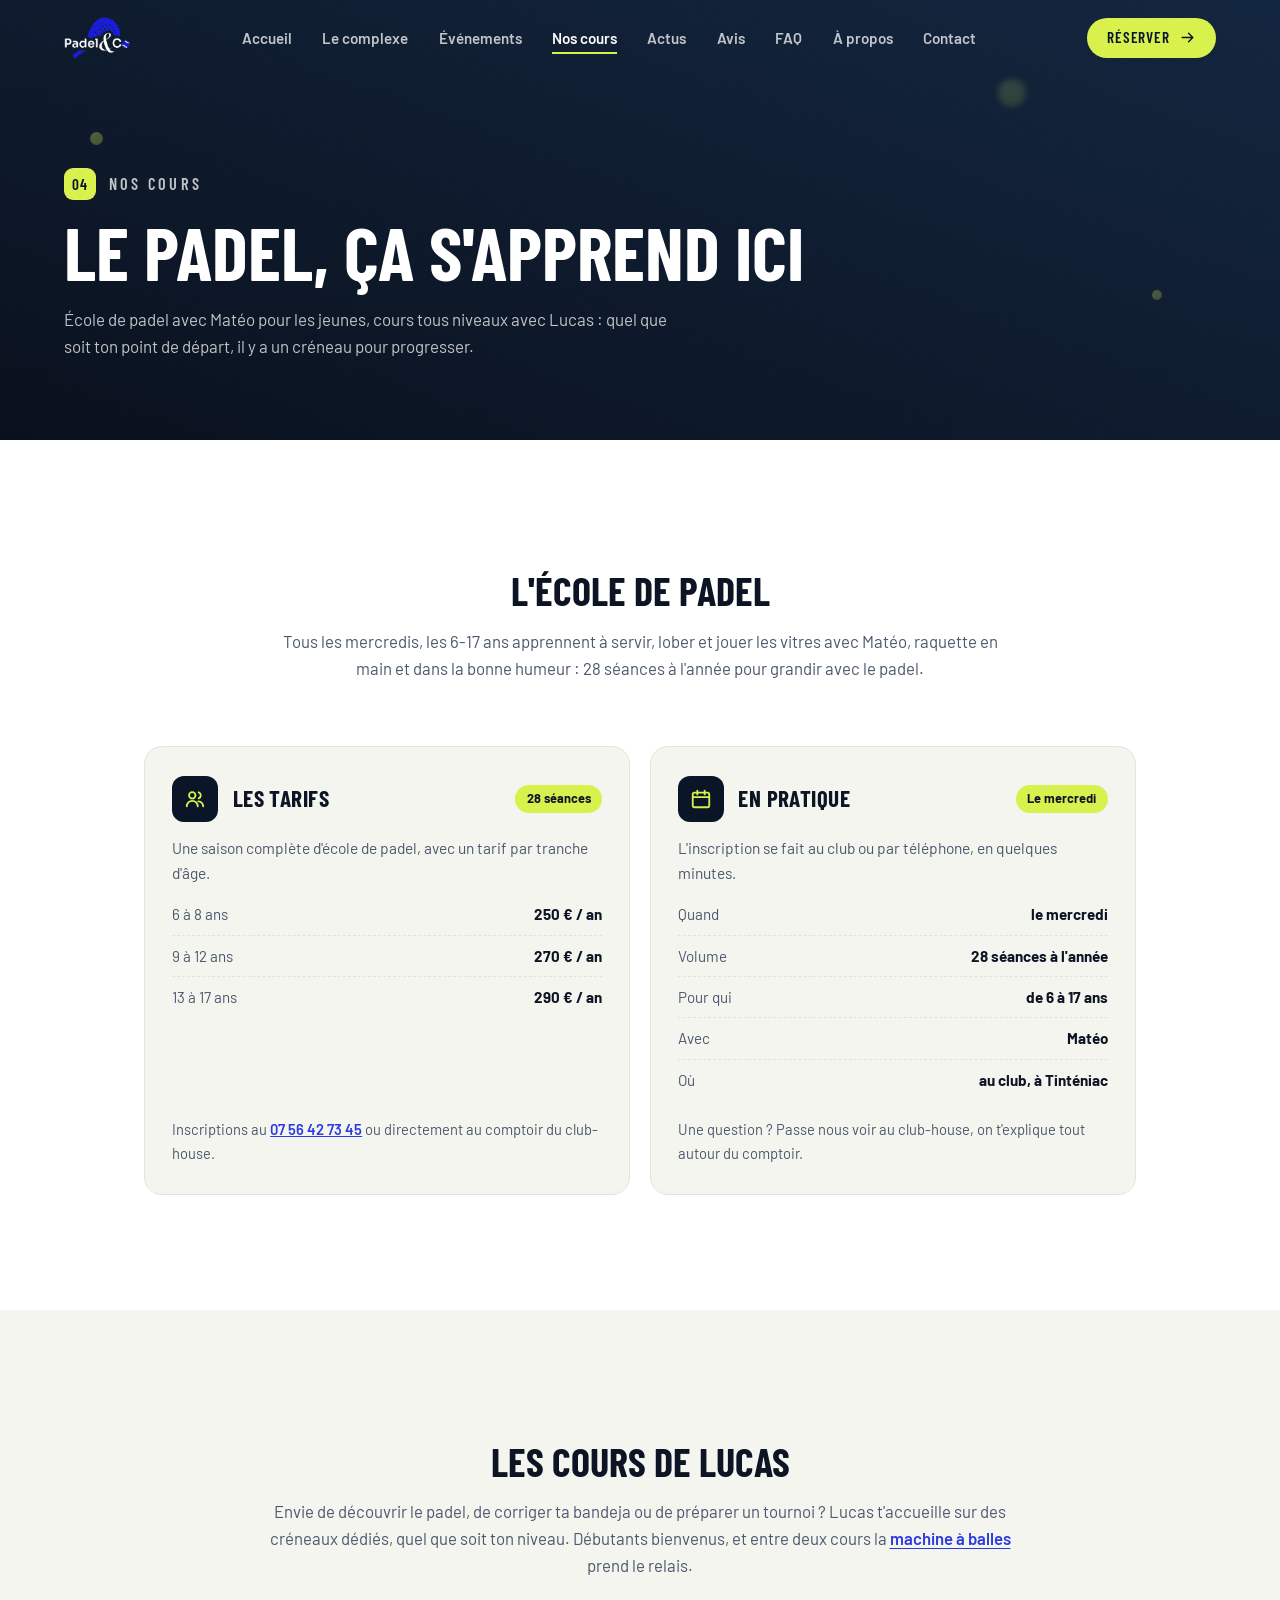
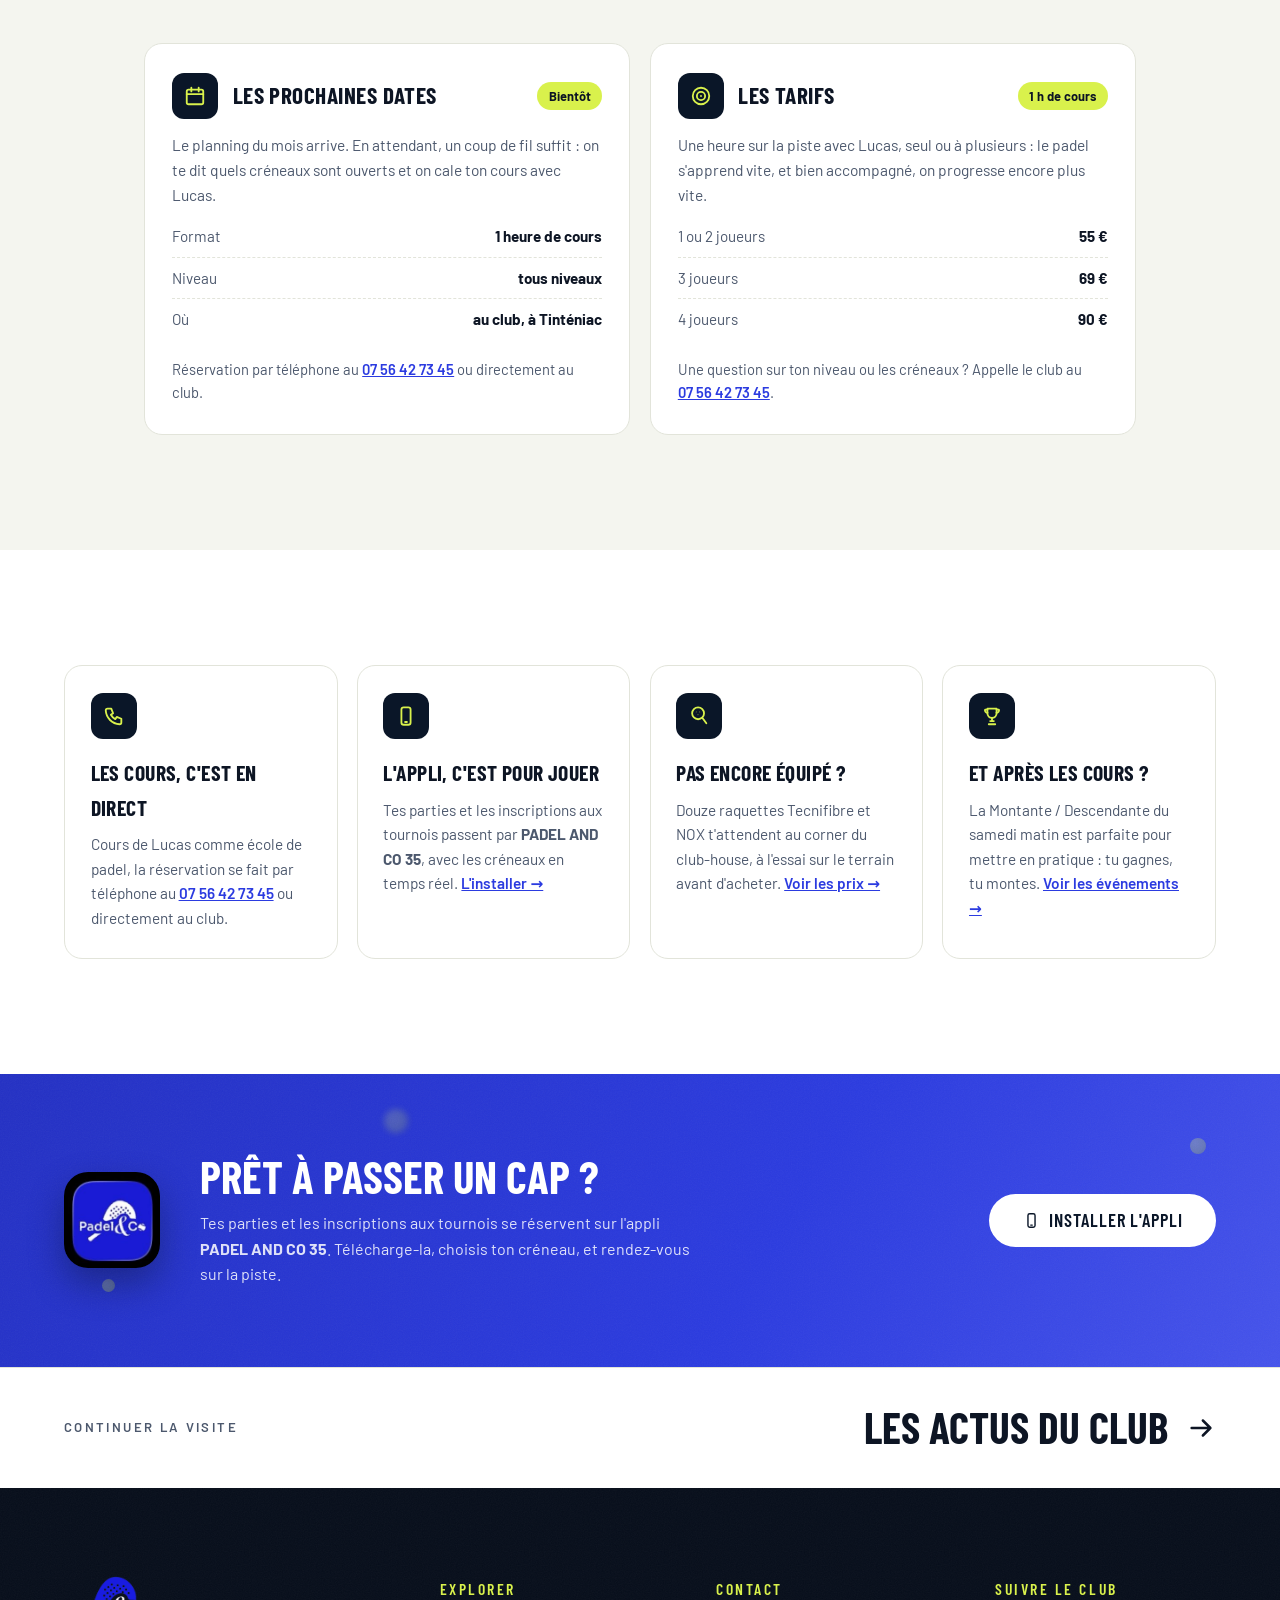
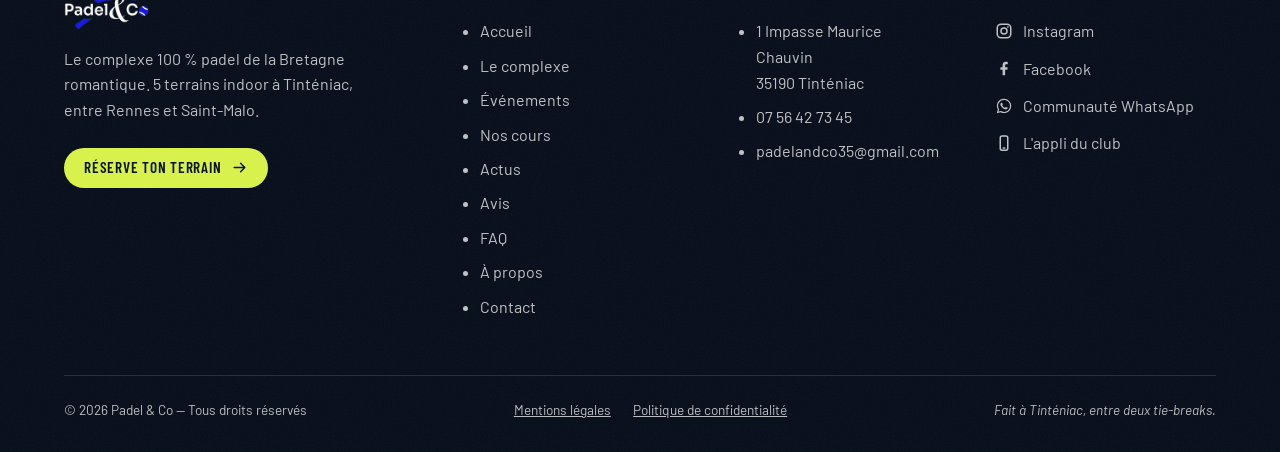
<file: cours.html>
<!DOCTYPE html>
<html lang="fr">
<head>
  <meta charset="utf-8">
  <meta name="viewport" content="width=device-width, initial-scale=1">

  <!-- PADEL & CO — NOS COURS (école de padel + cours de Lucas) -->

  <title>Nos cours — école de padel et cours avec Lucas | Padel &amp; Co Tinténiac</title>
  <meta name="description" content="École de padel le mercredi pour les 6-17 ans (28 séances à l'année) et cours tous niveaux avec Lucas à Tinténiac : tarifs, créneaux et inscriptions.">

  <link rel="canonical" href="https://padelandco35.fr/cours.html">

  <meta property="og:type" content="website">
  <meta property="og:locale" content="fr_FR">
  <meta property="og:site_name" content="Padel &amp; Co">
  <meta property="og:title" content="Nos cours — école de padel et cours avec Lucas">
  <meta property="og:description" content="École de padel le mercredi pour les 6-17 ans, cours tous niveaux avec Lucas, débutants bienvenus : tarifs, planning et inscriptions chez Padel & Co à Tinténiac.">
  <meta property="og:url" content="https://padelandco35.fr/cours.html">
  <meta property="og:image" content="https://padelandco35.fr/images/og-image.jpg">
  <meta property="og:image:width" content="1200">
  <meta property="og:image:height" content="630">
  <meta property="og:image:alt" content="Padel &amp; Co — 5 terrains de padel indoor à Tinténiac (35)">
  <meta name="twitter:card" content="summary_large_image">

  <meta name="theme-color" content="#0B1A2E">
  <link rel="icon" type="image/svg+xml" href="favicon.svg">

  <link rel="preconnect" href="https://fonts.googleapis.com">
  <link rel="preconnect" href="https://fonts.gstatic.com" crossorigin>
  <link href="https://fonts.googleapis.com/css2?family=Barlow+Condensed:ital,wght@0,500;0,600;0,700;1,600&family=Barlow:ital,wght@0,400;0,500;0,600;0,700;1,400&display=swap" rel="stylesheet">

  <link rel="stylesheet" href="css/styles.css">

  <!-- Pré-rendu des pages internes dès le survol d'un lien :
       navigation quasi instantanée (Chrome/Edge — ignoré ailleurs) -->
  <script type="speculationrules">
  { "prerender": [ { "where": { "href_matches": "/*" }, "eagerness": "moderate" } ] }
  </script>
</head>
<body>

  <a class="skip-link" href="#main">Aller au contenu principal</a>

  <!-- Sprite SVG (icônes) -->
  <svg xmlns="http://www.w3.org/2000/svg" style="display:none" aria-hidden="true">
    <symbol id="i-trophy" viewBox="0 0 24 24"><path d="M7 4h10v5a5 5 0 0 1-10 0z"/><path d="M7 5H4.5a2.5 2.5 0 0 0 2.6 3.4M17 5h2.5a2.5 2.5 0 0 1-2.6 3.4"/><path d="M12 14v3.5M8.5 21h7M10 17.5h4"/></symbol>
    <symbol id="i-users" viewBox="0 0 24 24"><circle cx="9" cy="8" r="3.5"/><path d="M3 20a6 6 0 0 1 12 0"/><path d="M16 4.7a3.5 3.5 0 0 1 0 6.6M15.5 14.6A6 6 0 0 1 21 20"/></symbol>
    <symbol id="i-calendar" viewBox="0 0 24 24"><rect x="3" y="5" width="18" height="16" rx="2"/><path d="M3 10h18M8 3v4M16 3v4"/></symbol>
    <symbol id="i-app" viewBox="0 0 24 24"><rect x="7" y="2.5" width="10" height="19" rx="2.5"/><path d="M11 18.5h2"/></symbol>
    <symbol id="i-clock" viewBox="0 0 24 24"><circle cx="12" cy="12" r="9"/><path d="M12 7v5l3.2 3.2"/></symbol>
    <symbol id="i-target" viewBox="0 0 24 24"><circle cx="12" cy="12" r="9"/><circle cx="12" cy="12" r="4.5"/><circle cx="12" cy="12" r="1" fill="currentColor" stroke="none"/></symbol>
    <symbol id="i-pin" viewBox="0 0 24 24"><path d="M12 21.5s-7-6-7-11.4a7 7 0 1 1 14 0c0 5.4-7 11.4-7 11.4z"/><circle cx="12" cy="10" r="2.5"/></symbol>
    <symbol id="i-phone" viewBox="0 0 24 24"><path d="M5 4h4l2 5-2.4 1.6a12.5 12.5 0 0 0 4.8 4.8L15 13l5 2v4a2 2 0 0 1-2 2A16 16 0 0 1 3 6a2 2 0 0 1 2-2z"/></symbol>
    <symbol id="i-mail" viewBox="0 0 24 24"><rect x="3" y="5" width="18" height="14" rx="2"/><path d="m3 7.5 9 6 9-6"/></symbol>
    <symbol id="i-arrow" viewBox="0 0 24 24"><path d="M4.5 12h15M13.5 6l6 6-6 6"/></symbol>
    <symbol id="i-instagram" viewBox="0 0 24 24"><rect x="3" y="3" width="18" height="18" rx="5"/><circle cx="12" cy="12" r="4"/><circle cx="17.2" cy="6.8" r="1.1" fill="currentColor" stroke="none"/></symbol>
    <symbol id="i-facebook" viewBox="0 0 24 24"><path fill="currentColor" stroke="none" d="M13.5 21.5v-7.2h2.9l.5-3.4h-3.4V8.6c0-1 .3-1.6 1.7-1.6h1.8V3.9c-.3 0-1.4-.1-2.6-.1-2.6 0-4.3 1.6-4.3 4.4v2.7H7.2v3.4h2.9v7.2z"/></symbol>
    <symbol id="i-whatsapp" viewBox="0 0 24 24"><path fill="currentColor" stroke="none" d="M12.04 2.4c-5.27 0-9.56 4.29-9.56 9.56 0 1.69.44 3.33 1.28 4.78L2.4 21.6l4.98-1.3a9.5 9.5 0 0 0 4.66 1.19h.01c5.27 0 9.55-4.29 9.55-9.56 0-2.55-.99-4.95-2.8-6.76a9.5 9.5 0 0 0-6.76-2.8zm0 17.5h-.01a7.9 7.9 0 0 1-4.03-1.11l-.29-.17-2.99.78.8-2.92-.19-.3a7.9 7.9 0 0 1-1.21-4.22c0-4.38 3.56-7.94 7.94-7.94 2.12 0 4.11.83 5.61 2.33a7.88 7.88 0 0 1 2.32 5.61c0 4.38-3.56 7.94-7.95 7.94zm4.36-5.95c-.24-.12-1.42-.7-1.63-.78-.22-.08-.38-.12-.54.12-.16.24-.62.78-.76.94-.14.16-.28.18-.52.06-.24-.12-1.01-.37-1.92-1.19-.71-.63-1.19-1.41-1.33-1.65-.14-.24-.02-.37.1-.49.11-.11.24-.28.36-.42.12-.14.16-.24.24-.4.08-.16.04-.3-.02-.42-.06-.12-.54-1.3-.74-1.77-.19-.46-.39-.4-.54-.41h-.46c-.16 0-.42.06-.63.3-.22.24-.83.81-.83 1.98s.85 2.3.97 2.46c.12.16 1.68 2.57 4.07 3.6.57.25 1.01.39 1.36.5.57.18 1.09.16 1.5.1.46-.07 1.42-.58 1.62-1.14.2-.56.2-1.04.14-1.14-.06-.1-.22-.16-.46-.28z"/></symbol>
    <symbol id="i-racket" viewBox="0 0 24 24"><circle cx="11" cy="9" r="6.5"/><path d="M15.6 13.9 20 20"/><circle cx="9" cy="7.5" r=".5" fill="currentColor" stroke="none"/><circle cx="12.8" cy="7.5" r=".5" fill="currentColor" stroke="none"/><circle cx="10.9" cy="10.6" r=".5" fill="currentColor" stroke="none"/></symbol>
    <symbol id="i-zoom" viewBox="0 0 24 24"><circle cx="11" cy="11" r="7"/><path d="M16.2 16.2 21 21M8.5 11h5M11 8.5v5"/></symbol>
    <symbol id="i-close" viewBox="0 0 24 24"><path d="M6 6l12 12M18 6 6 18"/></symbol>
  </svg>

  <!-- Header -->
  <header class="site-header" id="site-header">
    <div class="site-header__inner container">
      <a class="brand" href="index.html" aria-label="Padel &amp; Co — retour à l'accueil"><img class="brand__img" src="images/logo-bicolore.png" alt="Padel &amp; Co" width="400" height="253"></a>
      <nav class="nav" aria-label="Navigation principale">
        <ul class="nav__list">
          <li><a class="nav__link" href="index.html">Accueil</a></li>
          <li><a class="nav__link" href="le-complexe.html">Le complexe</a></li>
          <li><a class="nav__link" href="evenements.html">Événements</a></li>
          <li><a class="nav__link is-active" href="cours.html" aria-current="page">Nos cours</a></li>
          <li><a class="nav__link" href="actus.html">Actus</a></li>
          <li><a class="nav__link" href="avis.html">Avis</a></li>
          <li><a class="nav__link" href="faq.html">FAQ</a></li>
          <li><a class="nav__link" href="a-propos.html">À propos</a></li>
          <li><a class="nav__link" href="contact.html">Contact</a></li>
        </ul>
      </nav>
      <a class="btn btn--volt btn--sm nav__cta" href="https://padel-and-co.mymobileapp.fr/installation" target="_blank" rel="noopener">
        Réserver
        <svg class="icon" aria-hidden="true"><use href="#i-arrow"/></svg>
      </a>
      <button class="burger" type="button" aria-expanded="false" aria-controls="menu-mobile" aria-label="Ouvrir le menu">
        <span></span><span></span>
      </button>
    </div>
  </header>

  <!-- Menu mobile -->
  <nav class="drawer" id="menu-mobile" aria-label="Menu mobile">
    <ul class="drawer__list">
      <li><a class="drawer__link" href="index.html"><span>01</span>Accueil</a></li>
      <li><a class="drawer__link" href="le-complexe.html"><span>02</span>Le complexe</a></li>
      <li><a class="drawer__link" href="evenements.html"><span>03</span>Événements</a></li>
      <li><a class="drawer__link" href="cours.html"><span>04</span>Nos cours</a></li>
      <li><a class="drawer__link" href="actus.html"><span>05</span>Actus</a></li>
      <li><a class="drawer__link" href="avis.html"><span>06</span>Avis</a></li>
      <li><a class="drawer__link" href="faq.html"><span>07</span>FAQ</a></li>
      <li><a class="drawer__link" href="a-propos.html"><span>08</span>À propos</a></li>
      <li><a class="drawer__link" href="contact.html"><span>09</span>Contact</a></li>
    </ul>
    <div class="drawer__foot">
      <a class="btn btn--volt" href="https://padel-and-co.mymobileapp.fr/installation" target="_blank" rel="noopener">
        Réserve ton terrain
        <svg class="icon" aria-hidden="true"><use href="#i-arrow"/></svg>
      </a>
      <div class="drawer__socials">
        <a href="https://www.instagram.com/padel.and.co.35/" target="_blank" rel="noopener" aria-label="Instagram Padel &amp; Co"><svg class="icon" aria-hidden="true"><use href="#i-instagram"/></svg></a>
        <a href="https://www.facebook.com/share/1KFfh55dcL/" target="_blank" rel="noopener" aria-label="Facebook Padel &amp; Co"><svg class="icon" aria-hidden="true"><use href="#i-facebook"/></svg></a>
        <a href="https://chat.whatsapp.com/IxtqAZWe5RuIJktEEc2yC7" target="_blank" rel="noopener" aria-label="Communauté WhatsApp Padel &amp; Co"><svg class="icon" aria-hidden="true"><use href="#i-whatsapp"/></svg></a>
      </div>
    </div>
  </nav>

  <main id="main">
    <!-- HERO DE PAGE -->
    <section class="page-hero texture">
      <div class="bg-balls" aria-hidden="true">
        <span class="bg-ball" style="--x:7%;  --y:30%; --s:13px; --t:14s; --d:-2s; --dx:14px;  --dy:-28px; --o:.3"></span>
        <span class="bg-ball bg-ball--blur" style="--x:78%; --y:18%; --s:28px; --t:20s; --d:-6s; --dx:-22px; --dy:-42px; --o:.16"></span>
        <span class="bg-ball" style="--x:90%; --y:66%; --s:10px; --t:15s; --d:-4s; --dx:-12px; --dy:-26px; --o:.26"></span>
      </div>
      <div class="container">
        <p class="section__label" data-reveal><span>04</span>Nos cours</p>
        <h1 class="page-hero__title" data-reveal style="--d:.08s">Le padel, ça s'apprend ici</h1>
        <p class="page-hero__lede" data-reveal style="--d:.16s">
          École de padel avec Matéo pour les jeunes, cours tous niveaux avec Lucas&nbsp;:
          quel que soit ton point de départ, il y a un créneau pour progresser.
        </p>
      </div>
    </section>

    <!-- L'ÉCOLE DE PADEL -->
    <section class="section section--white" id="ecole" aria-labelledby="ecole-title">
      <div class="container">
        <header class="section__head" data-reveal>
          <h2 class="section__title section__title--sm" id="ecole-title">L'école de padel</h2>
          <p class="section__lede">
            Tous les mercredis, les 6-17 ans apprennent à servir, lober et jouer les vitres
            avec Matéo, raquette en main et dans la bonne humeur&nbsp;: 28 séances à l'année
            pour grandir avec le padel.
          </p>
        </header>
        <div class="cours-grid" data-reveal-group>
          <article class="cours-card" data-reveal>
            <div class="cours-card__head">
              <span class="cours-card__icone" aria-hidden="true"><svg class="icon"><use href="#i-users"/></svg></span>
              <h3 class="cours-card__titre">Les tarifs</h3>
              <p class="cours-card__badge">28 séances</p>
            </div>
            <p class="cours-card__texte">
              Une saison complète d'école de padel, avec un tarif par tranche d'âge.
            </p>
            <ul class="cours-card__lignes">
              <li><span>6 à 8 ans</span><strong>250&nbsp;€ / an</strong></li>
              <li><span>9 à 12 ans</span><strong>270&nbsp;€ / an</strong></li>
              <li><span>13 à 17 ans</span><strong>290&nbsp;€ / an</strong></li>
            </ul>
            <p class="cours-card__note">Inscriptions au <a href="tel:+33756427345">07&nbsp;56&nbsp;42&nbsp;73&nbsp;45</a> ou directement au comptoir du club-house.</p>
          </article>
          <article class="cours-card" data-reveal style="--d:.08s">
            <div class="cours-card__head">
              <span class="cours-card__icone" aria-hidden="true"><svg class="icon"><use href="#i-calendar"/></svg></span>
              <h3 class="cours-card__titre">En pratique</h3>
              <p class="cours-card__badge">Le mercredi</p>
            </div>
            <p class="cours-card__texte">
              L'inscription se fait au club ou par téléphone, en quelques minutes.
            </p>
            <ul class="cours-card__lignes">
              <li><span>Quand</span><strong>le mercredi</strong></li>
              <li><span>Volume</span><strong>28 séances à l'année</strong></li>
              <li><span>Pour qui</span><strong>de 6 à 17 ans</strong></li>
              <li><span>Avec</span><strong>Matéo</strong></li>
              <li><span>Où</span><strong>au club, à Tinténiac</strong></li>
            </ul>
            <p class="cours-card__note">Une question&nbsp;? Passe nous voir au club-house, on t'explique tout autour du comptoir.</p>
          </article>
        </div>
      </div>
    </section>

    <!-- LES COURS DE LUCAS -->
    <section class="section section--paper" id="lucas" aria-labelledby="lucas-title">
      <div class="container">
        <header class="section__head" data-reveal>
          <h2 class="section__title section__title--sm" id="lucas-title">Les cours de Lucas</h2>
          <p class="section__lede">
            Envie de découvrir le padel, de corriger ta bandeja ou de préparer un tournoi&nbsp;?
            Lucas t'accueille sur des créneaux dédiés, quel que soit ton niveau. Débutants
            bienvenus, et entre deux cours la <a href="le-complexe.html">machine à balles</a>
            prend le relais.
          </p>
        </header>
        <div class="cours-grid" data-reveal-group>
          <article class="cours-card" data-reveal>
            <div class="cours-card__head">
              <span class="cours-card__icone" aria-hidden="true"><svg class="icon"><use href="#i-calendar"/></svg></span>
              <h3 class="cours-card__titre">Les prochaines dates</h3>
              <p class="cours-card__badge">Bientôt</p>
            </div>
            <p class="cours-card__texte">
              Le planning du mois arrive. En attendant, un coup de fil suffit&nbsp;:
              on te dit quels créneaux sont ouverts et on cale ton cours avec Lucas.
            </p>
            <ul class="cours-card__lignes">
              <li><span>Format</span><strong>1 heure de cours</strong></li>
              <li><span>Niveau</span><strong>tous niveaux</strong></li>
              <li><span>Où</span><strong>au club, à Tinténiac</strong></li>
            </ul>
            <p class="cours-card__note">Réservation par téléphone au <a href="tel:+33756427345">07&nbsp;56&nbsp;42&nbsp;73&nbsp;45</a> ou directement au club.</p>
          </article>
          <article class="cours-card" data-reveal style="--d:.08s">
            <div class="cours-card__head">
              <span class="cours-card__icone" aria-hidden="true"><svg class="icon"><use href="#i-target"/></svg></span>
              <h3 class="cours-card__titre">Les tarifs</h3>
              <p class="cours-card__badge">1 h de cours</p>
            </div>
            <p class="cours-card__texte">
              Une heure sur la piste avec Lucas, seul ou à plusieurs&nbsp;: le padel
              s'apprend vite, et bien accompagné, on progresse encore plus vite.
            </p>
            <ul class="cours-card__lignes">
              <li><span>1 ou 2 joueurs</span><strong>55&nbsp;€</strong></li>
              <li><span>3 joueurs</span><strong>69&nbsp;€</strong></li>
              <li><span>4 joueurs</span><strong>90&nbsp;€</strong></li>
            </ul>
            <p class="cours-card__note">Une question sur ton niveau ou les créneaux&nbsp;? Appelle le club au <a href="tel:+33756427345">07&nbsp;56&nbsp;42&nbsp;73&nbsp;45</a>.</p>
          </article>
        </div>
      </div>
    </section>

    <!-- BON À SAVOIR -->
    <section class="section section--white" aria-label="Bon à savoir">
      <div class="container">
        <div class="breves" data-reveal-group>
          <article class="breve" data-reveal>
            <span class="breve__icone" aria-hidden="true"><svg class="icon"><use href="#i-phone"/></svg></span>
            <h2>Les cours, c'est en direct</h2>
            <p>Cours de Lucas comme école de padel, la réservation se fait par téléphone au <a href="tel:+33756427345">07 56 42 73 45</a> ou directement au club.</p>
          </article>
          <article class="breve" data-reveal>
            <span class="breve__icone" aria-hidden="true"><svg class="icon"><use href="#i-app"/></svg></span>
            <h2>L'appli, c'est pour jouer</h2>
            <p>Tes parties et les inscriptions aux tournois passent par <strong>PADEL AND CO 35</strong>, avec les créneaux en temps réel. <a href="https://padel-and-co.mymobileapp.fr/installation" target="_blank" rel="noopener">L'installer →</a></p>
          </article>
          <article class="breve" data-reveal>
            <span class="breve__icone" aria-hidden="true"><svg class="icon"><use href="#i-racket"/></svg></span>
            <h2>Pas encore équipé&nbsp;?</h2>
            <p>Douze raquettes Tecnifibre et NOX t'attendent au corner du club-house, à l'essai sur le terrain avant d'acheter. <a href="le-complexe.html#comptoir">Voir les prix →</a></p>
          </article>
          <article class="breve" data-reveal>
            <span class="breve__icone" aria-hidden="true"><svg class="icon"><use href="#i-trophy"/></svg></span>
            <h2>Et après les cours&nbsp;?</h2>
            <p>La Montante&nbsp;/&nbsp;Descendante du samedi matin est parfaite pour mettre en pratique&nbsp;: tu gagnes, tu montes. <a href="evenements.html">Voir les événements →</a></p>
          </article>
        </div>
      </div>
    </section>

    <!-- Bandeau appli -->
    <section class="app-banner" aria-labelledby="app-banner-title">
      <div class="bg-balls" aria-hidden="true">
        <span class="bg-ball" style="--x:8%;  --y:70%; --s:13px; --t:15s; --d:-2s; --dx:16px;  --dy:-30px; --o:.3"></span>
        <span class="bg-ball bg-ball--blur" style="--x:30%; --y:12%; --s:24px; --t:19s; --d:-7s; --dx:20px;  --dy:-40px; --o:.2"></span>
        <span class="bg-ball" style="--x:93%; --y:22%; --s:16px; --t:17s; --d:-1s; --dx:-18px; --dy:-34px; --o:.28"></span>
      </div>
      <div class="container app-banner__grid" data-reveal>
        <img class="app-banner__icon" src="images/appli-icone.jpg" alt="Icône de l'application PADEL AND CO 35" width="96" height="96" loading="lazy">
        <div class="app-banner__content">
          <h2 id="app-banner-title">Prêt à passer un cap&nbsp;?</h2>
          <p>
            Tes parties et les inscriptions aux tournois se réservent sur l'appli
            <strong>PADEL AND CO 35</strong>. Télécharge-la, choisis ton créneau,
            et rendez-vous sur la piste.
          </p>
        </div>
        <a class="btn btn--white btn--lg" href="https://padel-and-co.mymobileapp.fr/installation" target="_blank" rel="noopener">
          <svg class="icon" aria-hidden="true"><use href="#i-app"/></svg>
          Installer l'appli
        </a>
      </div>
    </section>

    <!-- Page suivante -->
    <div class="next-page">
      <div class="container next-page__inner">
        <p class="next-page__label">Continuer la visite</p>
        <a class="next-page__link" href="actus.html">
          Les actus du club
          <svg class="icon" aria-hidden="true"><use href="#i-arrow"/></svg>
        </a>
      </div>
    </div>
  </main>

  <!-- Footer -->
  <footer class="site-footer">
    <div class="container">
      <div class="site-footer__grid">
        <div class="site-footer__brand">
          <p class="brand brand--footer"><img class="brand__img brand__img--footer" src="images/logo-bicolore.png" alt="Padel &amp; Co" width="400" height="253"></p>
          <p class="site-footer__baseline">
            Le complexe 100&nbsp;% padel de la Bretagne romantique.
            5 terrains indoor à Tinténiac, entre Rennes et Saint-Malo.
          </p>
          <a class="btn btn--volt btn--sm" href="https://padel-and-co.mymobileapp.fr/installation" target="_blank" rel="noopener">
            Réserve ton terrain
            <svg class="icon" aria-hidden="true"><use href="#i-arrow"/></svg>
          </a>
        </div>

        <nav class="site-footer__col" aria-label="Navigation pied de page">
          <p class="site-footer__title">Explorer</p>
          <ul>
            <li><a href="index.html">Accueil</a></li>
            <li><a href="le-complexe.html">Le complexe</a></li>
            <li><a href="evenements.html">Événements</a></li>
            <li><a href="cours.html">Nos cours</a></li>
            <li><a href="actus.html">Actus</a></li>
            <li><a href="avis.html">Avis</a></li>
            <li><a href="faq.html">FAQ</a></li>
            <li><a href="a-propos.html">À propos</a></li>
            <li><a href="contact.html">Contact</a></li>
          </ul>
        </nav>

        <div class="site-footer__col">
          <p class="site-footer__title">Contact</p>
          <ul>
            <li>1 Impasse Maurice Chauvin<br>35190 Tinténiac</li>
            <li><a href="tel:+33756427345">07 56 42 73 45</a></li>
            <li><a href="mailto:padelandco35@gmail.com">padelandco35@gmail.com</a></li>
          </ul>
        </div>

        <div class="site-footer__col">
          <p class="site-footer__title">Suivre le club</p>
          <ul class="site-footer__socials">
            <li>
              <a href="https://www.instagram.com/padel.and.co.35/" target="_blank" rel="noopener">
                <svg class="icon" aria-hidden="true"><use href="#i-instagram"/></svg>
                Instagram
              </a>
            </li>
            <li>
              <a href="https://www.facebook.com/share/1KFfh55dcL/" target="_blank" rel="noopener">
                <svg class="icon" aria-hidden="true"><use href="#i-facebook"/></svg>
                Facebook
              </a>
            </li>
            <li>
              <a href="https://chat.whatsapp.com/IxtqAZWe5RuIJktEEc2yC7" target="_blank" rel="noopener">
                <svg class="icon" aria-hidden="true"><use href="#i-whatsapp"/></svg>
                Communauté WhatsApp
              </a>
            </li>
            <li>
              <a href="https://padel-and-co.mymobileapp.fr/installation" target="_blank" rel="noopener">
                <svg class="icon" aria-hidden="true"><use href="#i-app"/></svg>
                L'appli du club
              </a>
            </li>
          </ul>
        </div>
      </div>

      <div class="site-footer__bottom">
        <p>© <span id="year">2026</span> Padel &amp; Co — Tous droits réservés</p>
        <ul class="site-footer__legal">
          <li><a href="mentions-legales.html">Mentions légales</a></li>
          <li><a href="politique-confidentialite.html">Politique de confidentialité</a></li>
        </ul>
        <p class="site-footer__wink">Fait à Tinténiac, entre deux tie-breaks.</p>
      </div>
    </div>
  </footer>

  <!-- CTA flottant mobile -->
  <a class="cta-float" href="https://padel-and-co.mymobileapp.fr/installation" target="_blank" rel="noopener" aria-hidden="true" tabindex="-1">
    Réserve ton terrain
    <svg class="icon" aria-hidden="true"><use href="#i-arrow"/></svg>
  </a>

  <script src="js/main.js"></script>
</body>
</html>
</file>
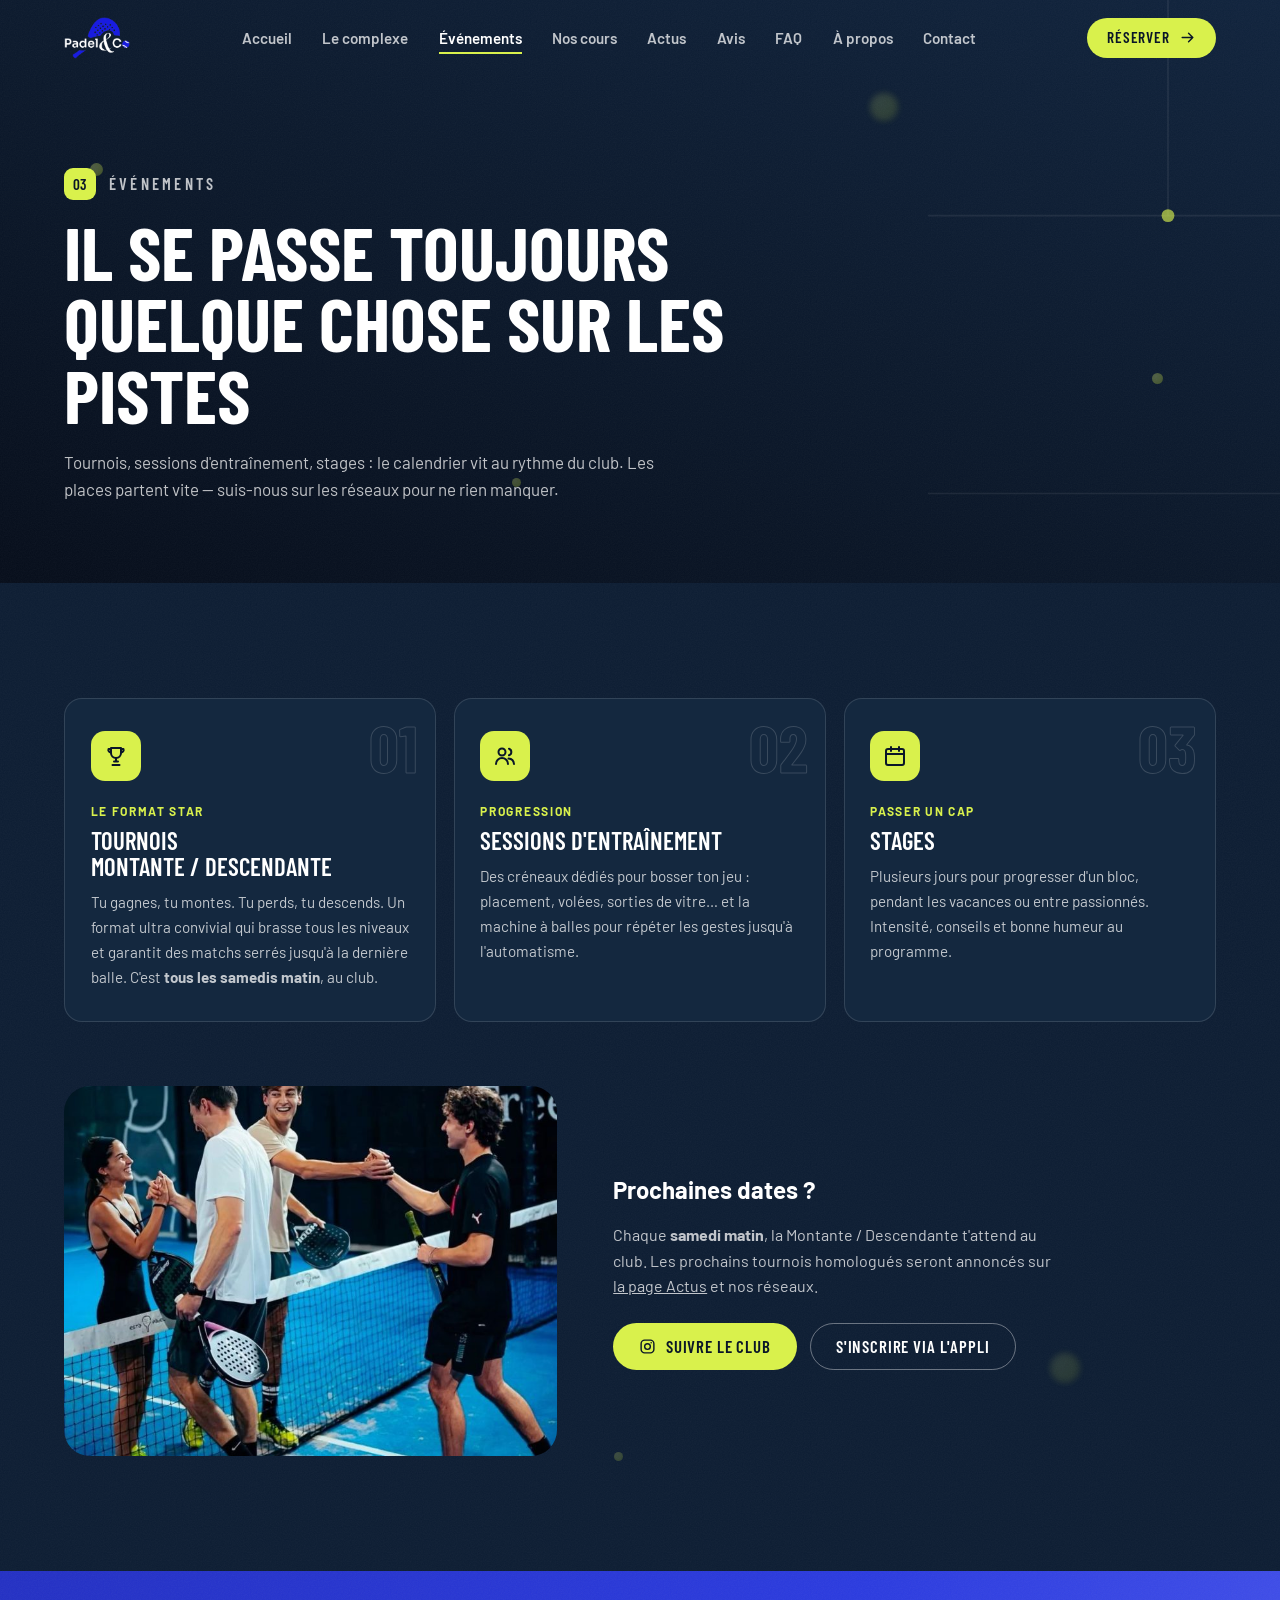
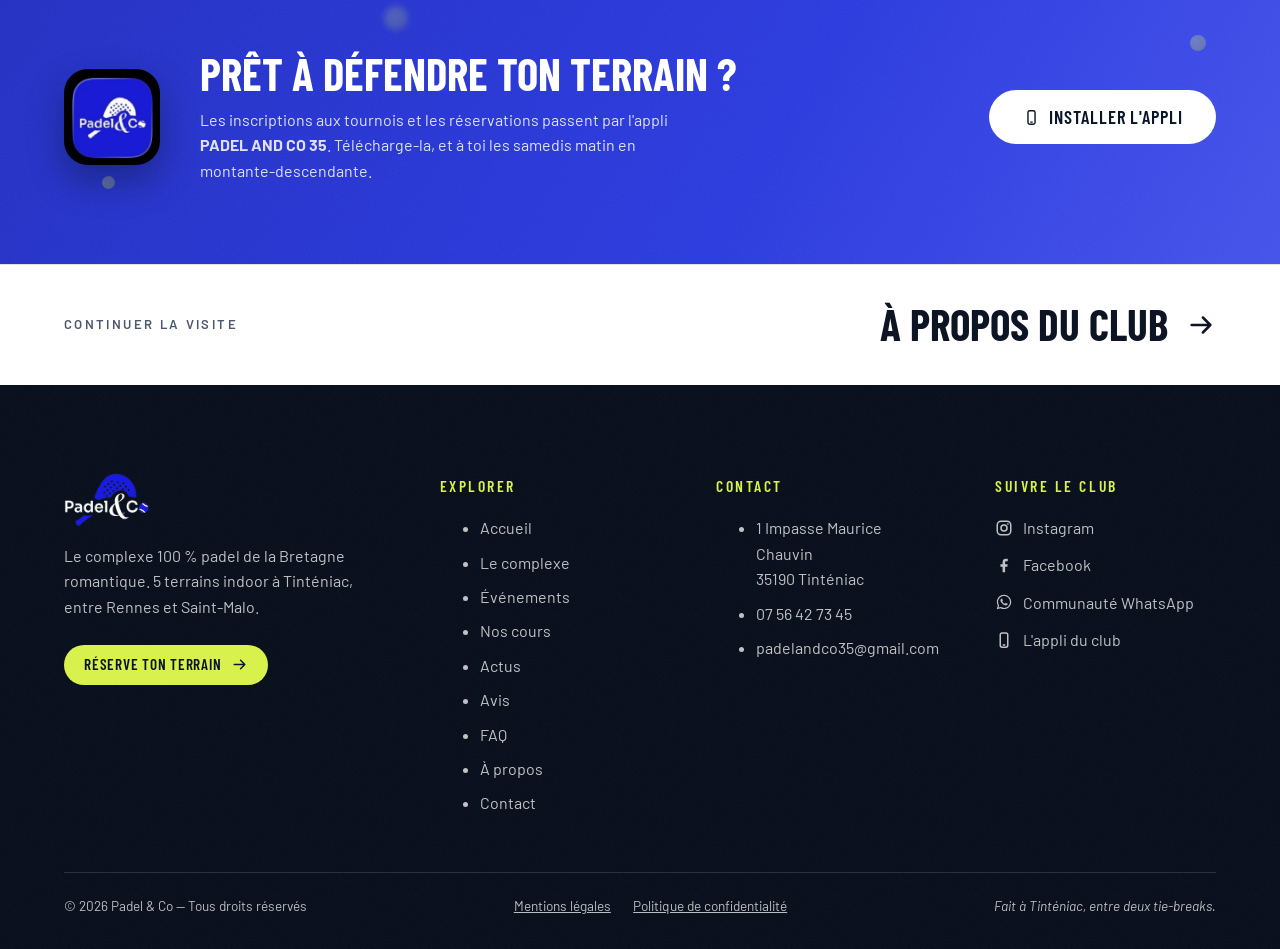
<file: evenements.html>
<!DOCTYPE html>
<html lang="fr">
<head>
  <meta charset="utf-8">
  <meta name="viewport" content="width=device-width, initial-scale=1">

  <!-- PADEL & CO — Page : Événements -->

  <title>Événements — tournois, entraînements &amp; stages | Padel &amp; Co Tinténiac</title>
  <meta name="description" content="Tournois Montante/Descendante, sessions d'entraînement et stages : il se passe toujours quelque chose sur les pistes de Padel & Co à Tinténiac. Programme sur nos réseaux, inscription via l'appli.">

  <link rel="canonical" href="https://padelandco35.fr/evenements.html">

  <meta property="og:type" content="website">
  <meta property="og:locale" content="fr_FR">
  <meta property="og:site_name" content="Padel &amp; Co">
  <meta property="og:title" content="Événements Padel &amp; Co — tournois, entraînements &amp; stages">
  <meta property="og:description" content="Le calendrier vit au rythme du club : tournois conviviaux, sessions pour progresser et stages pour passer un cap. Les places partent vite !">
  <meta property="og:url" content="https://padelandco35.fr/evenements.html">
  <meta property="og:image" content="https://padelandco35.fr/images/og-image.jpg">
  <meta property="og:image:width" content="1200">
  <meta property="og:image:height" content="630">
  <meta property="og:image:alt" content="Padel &amp; Co — 5 terrains de padel indoor à Tinténiac (35)">
  <meta name="twitter:card" content="summary_large_image">

  <meta name="theme-color" content="#0B1A2E">
  <link rel="icon" type="image/svg+xml" href="favicon.svg">

  <link rel="preconnect" href="https://fonts.googleapis.com">
  <link rel="preconnect" href="https://fonts.gstatic.com" crossorigin>
  <link href="https://fonts.googleapis.com/css2?family=Barlow+Condensed:ital,wght@0,500;0,600;0,700;1,600&family=Barlow:ital,wght@0,400;0,500;0,600;0,700;1,400&display=swap" rel="stylesheet">

  <link rel="stylesheet" href="css/styles.css">

  <!-- Pré-rendu des pages internes dès le survol d'un lien :
       navigation quasi instantanée (Chrome/Edge — ignoré ailleurs) -->
  <script type="speculationrules">
  { "prerender": [ { "where": { "href_matches": "/*" }, "eagerness": "moderate" } ] }
  </script>
</head>

<body>

  <a class="skip-link" href="#main">Aller au contenu principal</a>

  <!-- Sprite SVG (icônes) -->
  <svg xmlns="http://www.w3.org/2000/svg" style="display:none" aria-hidden="true">
    <symbol id="i-trophy" viewBox="0 0 24 24"><path d="M7 4h10v5a5 5 0 0 1-10 0z"/><path d="M7 5H4.5a2.5 2.5 0 0 0 2.6 3.4M17 5h2.5a2.5 2.5 0 0 1-2.6 3.4"/><path d="M12 14v3.5M8.5 21h7M10 17.5h4"/></symbol>
    <symbol id="i-users" viewBox="0 0 24 24"><circle cx="9" cy="8" r="3.5"/><path d="M3 20a6 6 0 0 1 12 0"/><path d="M16 4.7a3.5 3.5 0 0 1 0 6.6M15.5 14.6A6 6 0 0 1 21 20"/></symbol>
    <symbol id="i-calendar" viewBox="0 0 24 24"><rect x="3" y="5" width="18" height="16" rx="2"/><path d="M3 10h18M8 3v4M16 3v4"/></symbol>
    <symbol id="i-app" viewBox="0 0 24 24"><rect x="7" y="2.5" width="10" height="19" rx="2.5"/><path d="M11 18.5h2"/></symbol>
    <symbol id="i-arrow" viewBox="0 0 24 24"><path d="M4.5 12h15M13.5 6l6 6-6 6"/></symbol>
    <symbol id="i-instagram" viewBox="0 0 24 24"><rect x="3" y="3" width="18" height="18" rx="5"/><circle cx="12" cy="12" r="4"/><circle cx="17.2" cy="6.8" r="1.1" fill="currentColor" stroke="none"/></symbol>
    <symbol id="i-facebook" viewBox="0 0 24 24"><path fill="currentColor" stroke="none" d="M13.5 21.5v-7.2h2.9l.5-3.4h-3.4V8.6c0-1 .3-1.6 1.7-1.6h1.8V3.9c-.3 0-1.4-.1-2.6-.1-2.6 0-4.3 1.6-4.3 4.4v2.7H7.2v3.4h2.9v7.2z"/></symbol>
    <symbol id="i-whatsapp" viewBox="0 0 24 24"><path fill="currentColor" stroke="none" d="M12.04 2.4c-5.27 0-9.56 4.29-9.56 9.56 0 1.69.44 3.33 1.28 4.78L2.4 21.6l4.98-1.3a9.5 9.5 0 0 0 4.66 1.19h.01c5.27 0 9.55-4.29 9.55-9.56 0-2.55-.99-4.95-2.8-6.76a9.5 9.5 0 0 0-6.76-2.8zm0 17.5h-.01a7.9 7.9 0 0 1-4.03-1.11l-.29-.17-2.99.78.8-2.92-.19-.3a7.9 7.9 0 0 1-1.21-4.22c0-4.38 3.56-7.94 7.94-7.94 2.12 0 4.11.83 5.61 2.33a7.88 7.88 0 0 1 2.32 5.61c0 4.38-3.56 7.94-7.95 7.94zm4.36-5.95c-.24-.12-1.42-.7-1.63-.78-.22-.08-.38-.12-.54.12-.16.24-.62.78-.76.94-.14.16-.28.18-.52.06-.24-.12-1.01-.37-1.92-1.19-.71-.63-1.19-1.41-1.33-1.65-.14-.24-.02-.37.1-.49.11-.11.24-.28.36-.42.12-.14.16-.24.24-.4.08-.16.04-.3-.02-.42-.06-.12-.54-1.3-.74-1.77-.19-.46-.39-.4-.54-.41h-.46c-.16 0-.42.06-.63.3-.22.24-.83.81-.83 1.98s.85 2.3.97 2.46c.12.16 1.68 2.57 4.07 3.6.57.25 1.01.39 1.36.5.57.18 1.09.16 1.5.1.46-.07 1.42-.58 1.62-1.14.2-.56.2-1.04.14-1.14-.06-.1-.22-.16-.46-.28z"/></symbol>
  </svg>

  <!-- Header -->
  <header class="site-header" id="site-header">
    <div class="site-header__inner container">
      <a class="brand" href="index.html" aria-label="Padel &amp; Co — retour à l'accueil"><img class="brand__img" src="images/logo-bicolore.png" alt="Padel &amp; Co" width="400" height="253"></a>
      <nav class="nav" aria-label="Navigation principale">
        <ul class="nav__list">
          <li><a class="nav__link" href="index.html">Accueil</a></li>
          <li><a class="nav__link" href="le-complexe.html">Le complexe</a></li>
          <li><a class="nav__link is-active" href="evenements.html" aria-current="page">Événements</a></li>
          <li><a class="nav__link" href="cours.html">Nos cours</a></li>
          <li><a class="nav__link" href="actus.html">Actus</a></li>
          <li><a class="nav__link" href="avis.html">Avis</a></li>
          <li><a class="nav__link" href="faq.html">FAQ</a></li>
          <li><a class="nav__link" href="a-propos.html">À propos</a></li>
          <li><a class="nav__link" href="contact.html">Contact</a></li>
        </ul>
      </nav>
      <a class="btn btn--volt btn--sm nav__cta" href="https://padel-and-co.mymobileapp.fr/installation" target="_blank" rel="noopener">
        Réserver
        <svg class="icon" aria-hidden="true"><use href="#i-arrow"/></svg>
      </a>
      <button class="burger" type="button" aria-expanded="false" aria-controls="menu-mobile" aria-label="Ouvrir le menu">
        <span></span><span></span>
      </button>
    </div>
  </header>

  <!-- Menu mobile -->
  <nav class="drawer" id="menu-mobile" aria-label="Menu mobile">
    <ul class="drawer__list">
      <li><a class="drawer__link" href="index.html"><span>01</span>Accueil</a></li>
      <li><a class="drawer__link" href="le-complexe.html"><span>02</span>Le complexe</a></li>
      <li><a class="drawer__link" href="evenements.html"><span>03</span>Événements</a></li>
      <li><a class="drawer__link" href="cours.html"><span>04</span>Nos cours</a></li>
      <li><a class="drawer__link" href="actus.html"><span>05</span>Actus</a></li>
      <li><a class="drawer__link" href="avis.html"><span>06</span>Avis</a></li>
      <li><a class="drawer__link" href="faq.html"><span>07</span>FAQ</a></li>
      <li><a class="drawer__link" href="a-propos.html"><span>08</span>À propos</a></li>
      <li><a class="drawer__link" href="contact.html"><span>09</span>Contact</a></li>
    </ul>
    <div class="drawer__foot">
      <a class="btn btn--volt" href="https://padel-and-co.mymobileapp.fr/installation" target="_blank" rel="noopener">
        Réserve ton terrain
        <svg class="icon" aria-hidden="true"><use href="#i-arrow"/></svg>
      </a>
      <div class="drawer__socials">
        <a href="https://www.instagram.com/padel.and.co.35/" target="_blank" rel="noopener" aria-label="Instagram Padel &amp; Co"><svg class="icon" aria-hidden="true"><use href="#i-instagram"/></svg></a>
        <a href="https://www.facebook.com/share/1KFfh55dcL/" target="_blank" rel="noopener" aria-label="Facebook Padel &amp; Co"><svg class="icon" aria-hidden="true"><use href="#i-facebook"/></svg></a>
        <a href="https://chat.whatsapp.com/IxtqAZWe5RuIJktEEc2yC7" target="_blank" rel="noopener" aria-label="Communauté WhatsApp Padel &amp; Co"><svg class="icon" aria-hidden="true"><use href="#i-whatsapp"/></svg></a>
      </div>
    </div>
  </nav>

  <main id="main">

    <!-- Hero de page -->
    <section class="page-hero">
      <svg class="hero__lines" viewBox="0 0 600 600" fill="none" preserveAspectRatio="xMidYMid slice" aria-hidden="true">
        <rect x="60" y="40" width="480" height="520" rx="2"/>
        <path d="M60 300h480"/>
        <path d="M300 40v260"/>
        <circle cx="300" cy="300" r="6" class="volt"/>
      </svg>
      <div class="bg-balls" aria-hidden="true">
        <span class="bg-ball" style="--x:7%;  --y:28%; --s:13px; --t:13s; --d:-2s; --dx:16px;  --dy:-32px; --o:.3"></span>
        <span class="bg-ball bg-ball--blur" style="--x:68%; --y:16%; --s:28px; --t:20s; --d:-7s; --dx:-22px; --dy:-44px; --o:.16"></span>
        <span class="bg-ball" style="--x:90%; --y:64%; --s:11px; --t:15s; --d:-4s; --dx:-14px; --dy:-28px; --o:.3"></span>
        <span class="bg-ball" style="--x:40%; --y:82%; --s:9px;  --t:14s; --d:-1s; --dx:12px;  --dy:-24px; --o:.26"></span>
      </div>
      <div class="container">
        <p class="section__label" data-reveal><span>03</span>Événements</p>
        <h1 class="page-hero__title" data-reveal style="--d:.08s">Il se passe toujours quelque chose sur les pistes</h1>
        <p class="page-hero__lede" data-reveal style="--d:.16s">
          Tournois, sessions d'entraînement, stages&nbsp;: le calendrier vit au rythme du club.
          Les places partent vite — suis-nous sur les réseaux pour ne rien manquer.
        </p>
      </div>
    </section>

    <!-- Les formats -->
    <section class="section section--navy events texture">
      <div class="bg-balls" aria-hidden="true">
        <span class="bg-ball" style="--x:5%;  --y:14%; --s:12px; --t:14s; --d:-3s; --dx:14px;  --dy:-28px; --o:.2"></span>
        <span class="bg-ball bg-ball--blur" style="--x:82%; --y:78%; --s:30px; --t:22s; --d:-8s; --dx:-24px; --dy:-46px; --o:.13"></span>
        <span class="bg-ball" style="--x:94%; --y:26%; --s:10px; --t:15s; --d:-5s; --dx:-12px; --dy:-26px; --o:.22"></span>
        <span class="bg-ball" style="--x:48%; --y:88%; --s:9px;  --t:13s; --d:-1s; --dx:12px;  --dy:-22px; --o:.2"></span>
      </div>
      <div class="container">
        <div class="events__grid" data-reveal-group>
          <article class="event-card" data-reveal>
            <p class="event-card__num" aria-hidden="true">01</p>
            <div class="event-card__icon" aria-hidden="true"><svg class="icon"><use href="#i-trophy"/></svg></div>
            <p class="event-card__tag">Le format star</p>
            <h2 class="event-card__title">Tournois Montante&nbsp;/&nbsp;Descendante</h2>
            <p class="event-card__text">
              Tu gagnes, tu montes. Tu perds, tu descends. Un format ultra convivial qui brasse
              tous les niveaux et garantit des matchs serrés jusqu'à la dernière balle.
              C'est <strong>tous les samedis matin</strong>, au club.
            </p>
          </article>

          <article class="event-card" data-reveal>
            <p class="event-card__num" aria-hidden="true">02</p>
            <div class="event-card__icon" aria-hidden="true"><svg class="icon"><use href="#i-users"/></svg></div>
            <p class="event-card__tag">Progression</p>
            <h2 class="event-card__title">Sessions d'entraînement</h2>
            <p class="event-card__text">
              Des créneaux dédiés pour bosser ton jeu&nbsp;: placement, volées, sorties de vitre…
              et la machine à balles pour répéter les gestes jusqu'à l'automatisme.
            </p>
          </article>

          <article class="event-card" data-reveal>
            <p class="event-card__num" aria-hidden="true">03</p>
            <div class="event-card__icon" aria-hidden="true"><svg class="icon"><use href="#i-calendar"/></svg></div>
            <p class="event-card__tag">Passer un cap</p>
            <h2 class="event-card__title">Stages</h2>
            <p class="event-card__text">
              Plusieurs jours pour progresser d'un bloc, pendant les vacances ou entre passionnés.
              Intensité, conseils et bonne humeur au programme.
            </p>
          </article>
        </div>

        <div class="events__footer" data-reveal>
          <!-- 📷 PHOTO ÉVÉNEMENTS : images/evenement-convivialite.jpg —
               à remplacer par une photo d'un tournoi du club dès que disponible
               (ex : evenement-tournoi.jpg, remise de prix, montante-descendante du samedi matin) -->
          <figure class="events__media">
            <img src="images/evenement-convivialite.jpg" alt="Quatre joueurs se saluent au filet après un match de padel" loading="lazy" width="768" height="768">
          </figure>
          <div class="events__cta">
            <h2>Prochaines dates&nbsp;?</h2>
            <p>
              Chaque <strong>samedi matin</strong>, la Montante&nbsp;/&nbsp;Descendante t'attend au club.
              Les prochains tournois homologués seront annoncés sur
              <a href="actus.html">la page Actus</a> et nos réseaux.
            </p>
            <div class="events__cta-actions">
              <a class="btn btn--volt" href="https://www.instagram.com/padel.and.co.35/" target="_blank" rel="noopener">
                <svg class="icon" aria-hidden="true"><use href="#i-instagram"/></svg>
                Suivre le club
              </a>
              <a class="btn btn--ghost" href="https://padel-and-co.mymobileapp.fr/installation" target="_blank" rel="noopener">
                S'inscrire via l'appli
              </a>
            </div>
          </div>
        </div>
      </div>
    </section>

    <!-- Bandeau appli -->
    <section class="app-banner" aria-labelledby="app-banner-title">
      <div class="bg-balls" aria-hidden="true">
        <span class="bg-ball" style="--x:8%;  --y:70%; --s:13px; --t:15s; --d:-2s; --dx:16px;  --dy:-30px; --o:.3"></span>
        <span class="bg-ball bg-ball--blur" style="--x:30%; --y:12%; --s:24px; --t:19s; --d:-7s; --dx:20px;  --dy:-40px; --o:.2"></span>
        <span class="bg-ball" style="--x:93%; --y:22%; --s:16px; --t:17s; --d:-1s; --dx:-18px; --dy:-34px; --o:.28"></span>
      </div>
      <div class="container app-banner__grid" data-reveal>
        <img class="app-banner__icon" src="images/appli-icone.jpg" alt="Icône de l'application PADEL AND CO 35" width="96" height="96" loading="lazy">
        <div class="app-banner__content">
          <h2 id="app-banner-title">Prêt à défendre ton terrain&nbsp;?</h2>
          <p>
            Les inscriptions aux tournois et les réservations passent par l'appli
            <strong>PADEL AND CO 35</strong>. Télécharge-la, et à toi les samedis matin
            en montante-descendante.
          </p>
        </div>
        <a class="btn btn--white btn--lg" href="https://padel-and-co.mymobileapp.fr/installation" target="_blank" rel="noopener">
          <svg class="icon" aria-hidden="true"><use href="#i-app"/></svg>
          Installer l'appli
        </a>
      </div>
    </section>

    <!-- Page suivante -->
    <div class="next-page">
      <div class="container next-page__inner">
        <p class="next-page__label">Continuer la visite</p>
        <a class="next-page__link" href="a-propos.html">
          À propos du club
          <svg class="icon" aria-hidden="true"><use href="#i-arrow"/></svg>
        </a>
      </div>
    </div>
  </main>

  <!-- Footer -->
  <footer class="site-footer">
    <div class="container">
      <div class="site-footer__grid">
        <div class="site-footer__brand">
          <p class="brand brand--footer"><img class="brand__img brand__img--footer" src="images/logo-bicolore.png" alt="Padel &amp; Co" width="400" height="253"></p>
          <p class="site-footer__baseline">
            Le complexe 100&nbsp;% padel de la Bretagne romantique.
            5 terrains indoor à Tinténiac, entre Rennes et Saint-Malo.
          </p>
          <a class="btn btn--volt btn--sm" href="https://padel-and-co.mymobileapp.fr/installation" target="_blank" rel="noopener">
            Réserve ton terrain
            <svg class="icon" aria-hidden="true"><use href="#i-arrow"/></svg>
          </a>
        </div>

        <nav class="site-footer__col" aria-label="Navigation pied de page">
          <p class="site-footer__title">Explorer</p>
          <ul>
            <li><a href="index.html">Accueil</a></li>
            <li><a href="le-complexe.html">Le complexe</a></li>
            <li><a href="evenements.html">Événements</a></li>
            <li><a href="cours.html">Nos cours</a></li>
            <li><a href="actus.html">Actus</a></li>
            <li><a href="avis.html">Avis</a></li>
            <li><a href="faq.html">FAQ</a></li>
            <li><a href="a-propos.html">À propos</a></li>
            <li><a href="contact.html">Contact</a></li>
          </ul>
        </nav>

        <div class="site-footer__col">
          <p class="site-footer__title">Contact</p>
          <ul>
            <li>1 Impasse Maurice Chauvin<br>35190 Tinténiac</li>
            <li><a href="tel:+33756427345">07 56 42 73 45</a></li>
            <li><a href="mailto:padelandco35@gmail.com">padelandco35@gmail.com</a></li>
          </ul>
        </div>

        <div class="site-footer__col">
          <p class="site-footer__title">Suivre le club</p>
          <ul class="site-footer__socials">
            <li>
              <a href="https://www.instagram.com/padel.and.co.35/" target="_blank" rel="noopener">
                <svg class="icon" aria-hidden="true"><use href="#i-instagram"/></svg>
                Instagram
              </a>
            </li>
            <li>
              <a href="https://www.facebook.com/share/1KFfh55dcL/" target="_blank" rel="noopener">
                <svg class="icon" aria-hidden="true"><use href="#i-facebook"/></svg>
                Facebook
              </a>
            </li>
            <li>
              <a href="https://chat.whatsapp.com/IxtqAZWe5RuIJktEEc2yC7" target="_blank" rel="noopener">
                <svg class="icon" aria-hidden="true"><use href="#i-whatsapp"/></svg>
                Communauté WhatsApp
              </a>
            </li>
            <li>
              <a href="https://padel-and-co.mymobileapp.fr/installation" target="_blank" rel="noopener">
                <svg class="icon" aria-hidden="true"><use href="#i-app"/></svg>
                L'appli du club
              </a>
            </li>
          </ul>
        </div>
      </div>

      <div class="site-footer__bottom">
        <p>© <span id="year">2026</span> Padel &amp; Co — Tous droits réservés</p>
        <ul class="site-footer__legal">
          <li><a href="mentions-legales.html">Mentions légales</a></li>
          <li><a href="politique-confidentialite.html">Politique de confidentialité</a></li>
        </ul>
        <p class="site-footer__wink">Fait à Tinténiac, entre deux tie-breaks.</p>
      </div>
    </div>
  </footer>

  <!-- CTA flottant mobile -->
  <a class="cta-float" href="https://padel-and-co.mymobileapp.fr/installation" target="_blank" rel="noopener" aria-hidden="true" tabindex="-1">
    Réserve ton terrain
    <svg class="icon" aria-hidden="true"><use href="#i-arrow"/></svg>
  </a>

  <script src="js/main.js"></script>
</body>
</html>
</file>
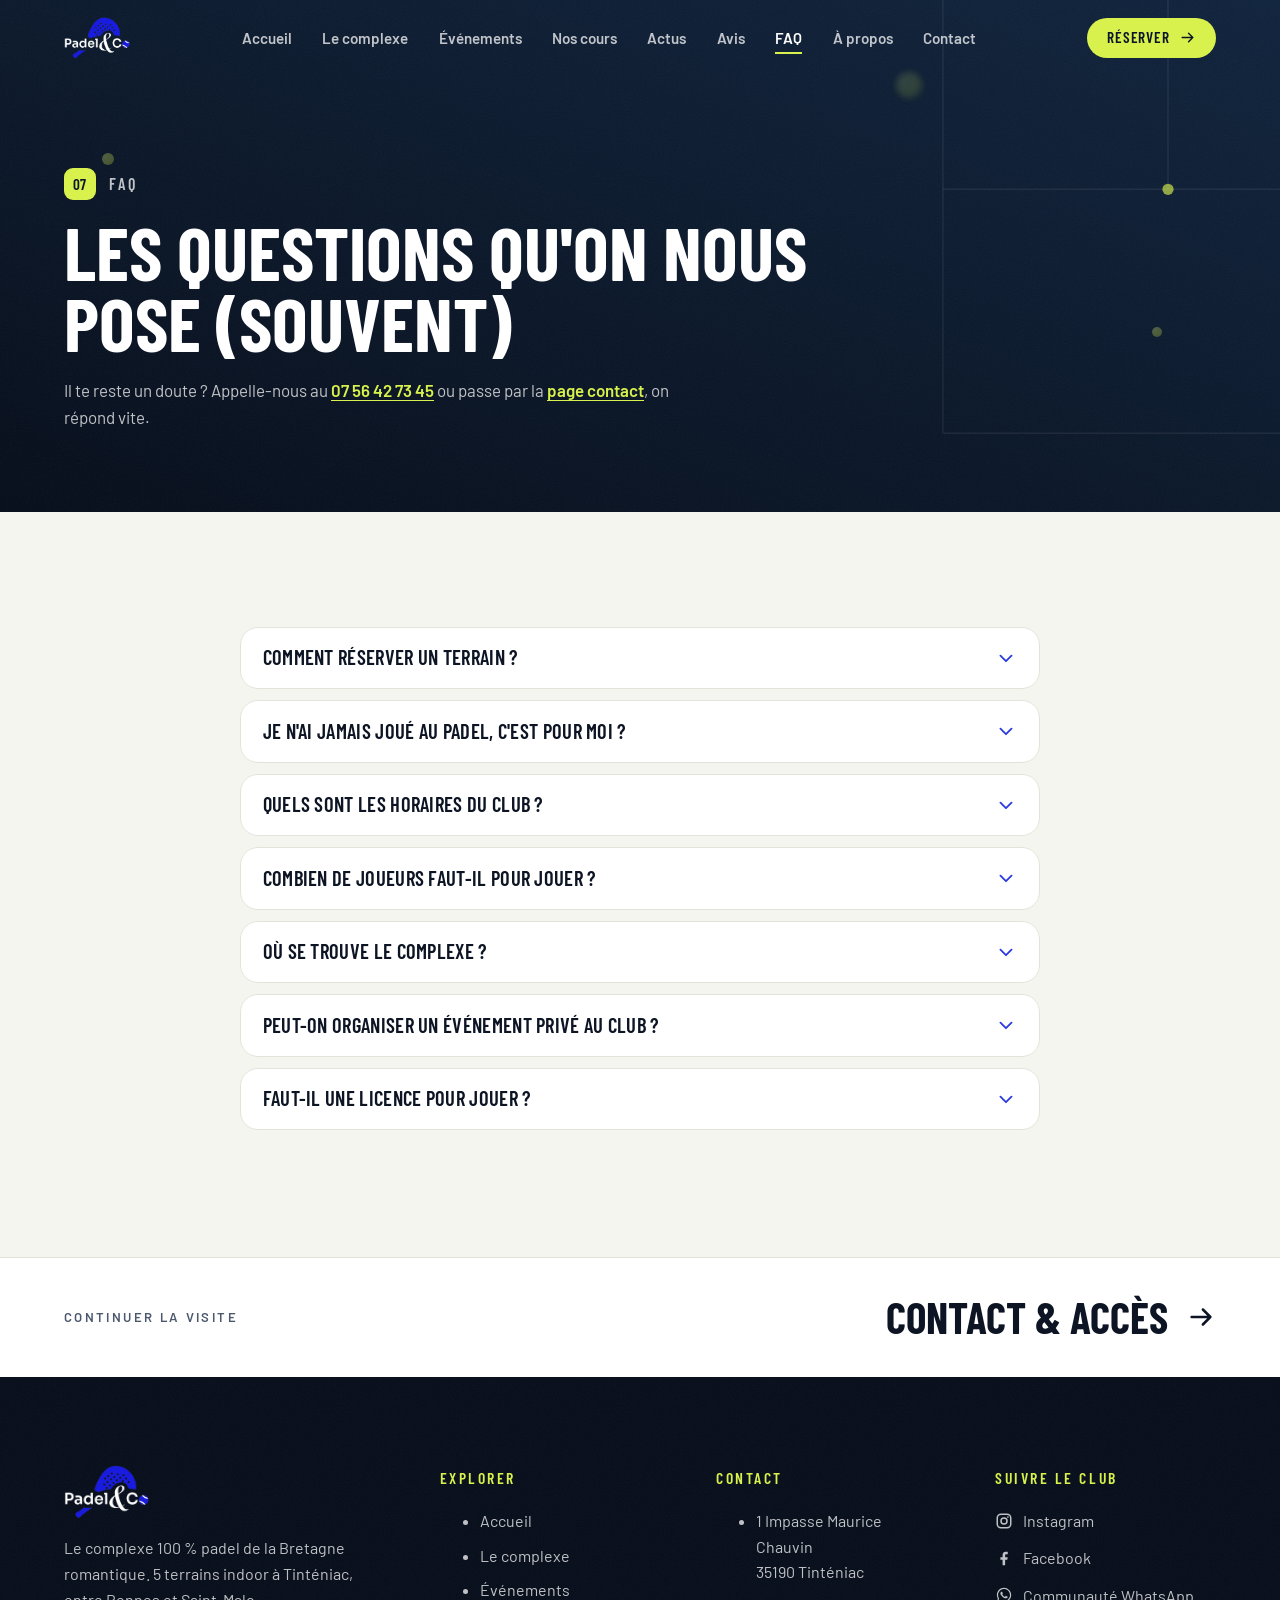
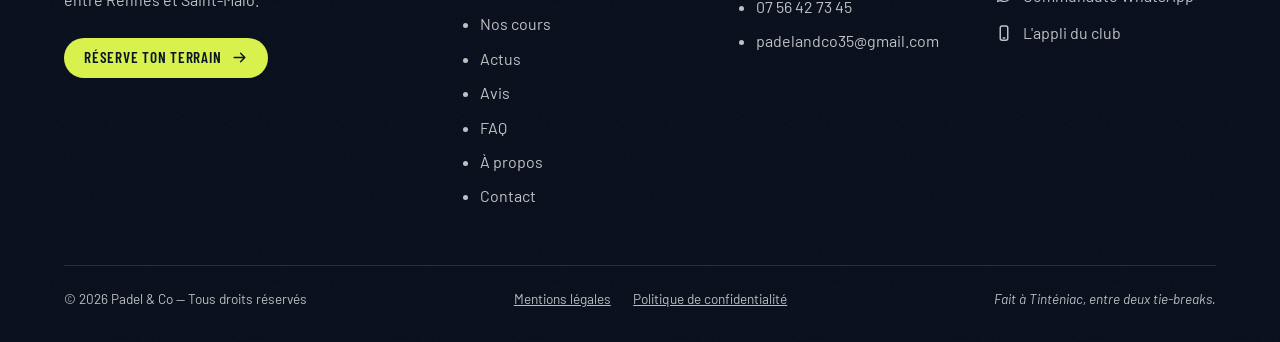
<file: faq.html>
<!DOCTYPE html>
<html lang="fr">
<head>
  <meta charset="utf-8">
  <meta name="viewport" content="width=device-width, initial-scale=1">

  <!-- PADEL & CO — Page : FAQ -->

  <title>FAQ — réservation, niveaux, horaires | Padel &amp; Co Tinténiac</title>
  <meta name="description" content="Comment réserver un terrain de padel ? Faut-il déjà savoir jouer ? Quels horaires ? Toutes les réponses aux questions fréquentes sur Padel & Co, le complexe de padel de Tinténiac (35).">

  <link rel="canonical" href="https://padelandco35.fr/faq.html">

  <meta property="og:type" content="website">
  <meta property="og:locale" content="fr_FR">
  <meta property="og:site_name" content="Padel &amp; Co">
  <meta property="og:title" content="FAQ — les questions qu'on nous pose (souvent)">
  <meta property="og:description" content="Réservation via l'appli, niveaux acceptés, horaires, accès : toutes les réponses avant ta première session chez Padel &amp; Co.">
  <meta property="og:url" content="https://padelandco35.fr/faq.html">
  <meta property="og:image" content="https://padelandco35.fr/images/og-image.jpg">
  <meta property="og:image:width" content="1200">
  <meta property="og:image:height" content="630">
  <meta property="og:image:alt" content="Padel &amp; Co — 5 terrains de padel indoor à Tinténiac (35)">
  <meta name="twitter:card" content="summary_large_image">

  <meta name="theme-color" content="#0B1A2E">
  <link rel="icon" type="image/svg+xml" href="favicon.svg">

  <link rel="preconnect" href="https://fonts.googleapis.com">
  <link rel="preconnect" href="https://fonts.gstatic.com" crossorigin>
  <link href="https://fonts.googleapis.com/css2?family=Barlow+Condensed:ital,wght@0,500;0,600;0,700;1,600&family=Barlow:ital,wght@0,400;0,500;0,600;0,700;1,400&display=swap" rel="stylesheet">

  <link rel="stylesheet" href="css/styles.css">

  <!-- Pré-rendu des pages internes dès le survol d'un lien :
       navigation quasi instantanée (Chrome/Edge — ignoré ailleurs) -->
  <script type="speculationrules">
  { "prerender": [ { "where": { "href_matches": "/*" }, "eagerness": "moderate" } ] }
  </script>

  <!-- Données structurées : FAQ -->
  <script type="application/ld+json">
  {
    "@context": "https://schema.org",
    "@type": "FAQPage",
    "mainEntity": [
      {
        "@type": "Question",
        "name": "Comment réserver un terrain de padel ?",
        "acceptedAnswer": { "@type": "Answer", "text": "Toutes les réservations se font en quelques clics via l'application mobile PADEL AND CO 35, disponible sur iOS et Android. Tu choisis ton créneau, ton terrain, et c'est réglé." }
      },
      {
        "@type": "Question",
        "name": "Je n'ai jamais joué au padel, c'est pour moi ?",
        "acceptedAnswer": { "@type": "Answer", "text": "Évidemment ! Le padel s'apprend très vite : dès la première session, on échange et on s'amuse. Le club est ouvert à tous les niveaux et les sessions d'entraînement sont parfaites pour débuter." }
      },
      {
        "@type": "Question",
        "name": "Quels sont les horaires du club ?",
        "acceptedAnswer": { "@type": "Answer", "text": "Le club est ouvert 7j/7 : de 10h à 23h du lundi au mercredi, de 10h à minuit les jeudis et vendredis, et de 9h à 23h le samedi et le dimanche." }
      },
      {
        "@type": "Question",
        "name": "Combien de joueurs faut-il pour jouer au padel ?",
        "acceptedAnswer": { "@type": "Answer", "text": "Le padel se joue en double, à 4 joueurs. Il te manque des joueurs ? Rejoins la communauté WhatsApp du club : les groupes y sont organisés par niveau, de quoi trouver vite des partenaires. À deux, tu peux aussi réserver une piste pour t'entraîner — la machine à balles est là pour compléter l'équipe." }
      },
      {
        "@type": "Question",
        "name": "Où se trouve le complexe ?",
        "acceptedAnswer": { "@type": "Answer", "text": "Au 1 Impasse Maurice Chauvin, 35190 Tinténiac, au cœur de la Bretagne romantique — à une demi-heure de Rennes et tout près de Combourg, Hédé et Dol-de-Bretagne." }
      },
      {
        "@type": "Question",
        "name": "Peut-on organiser un événement privé au club ?",
        "acceptedAnswer": { "@type": "Answer", "text": "Anniversaires, team buildings, soirées entre collègues… Contactez-nous par téléphone au 07 56 42 73 45 ou par mail à padelandco35@gmail.com : on construit ça ensemble." }
      },
      {
        "@type": "Question",
        "name": "Faut-il une licence pour jouer ?",
        "acceptedAnswer": { "@type": "Answer", "text": "Non — pour les parties entre amis, tu réserves et tu joues, c'est tout. La licence n'entre en jeu que pour les tournois homologués (comme nos P25) : chaque joueur transmet simplement son numéro au moment de l'inscription. Pas encore licencié ? Tu peux prendre ta licence directement au club, on s'en occupe avec toi : 26 €, valable jusqu'au 31 août." }
      }
    ]
  }
  </script>
</head>

<body>

  <a class="skip-link" href="#main">Aller au contenu principal</a>

  <!-- Sprite SVG (icônes) -->
  <svg xmlns="http://www.w3.org/2000/svg" style="display:none" aria-hidden="true">
    <symbol id="i-chevron" viewBox="0 0 24 24"><path d="m6 9.5 6 6 6-6"/></symbol>
    <symbol id="i-app" viewBox="0 0 24 24"><rect x="7" y="2.5" width="10" height="19" rx="2.5"/><path d="M11 18.5h2"/></symbol>
    <symbol id="i-arrow" viewBox="0 0 24 24"><path d="M4.5 12h15M13.5 6l6 6-6 6"/></symbol>
    <symbol id="i-instagram" viewBox="0 0 24 24"><rect x="3" y="3" width="18" height="18" rx="5"/><circle cx="12" cy="12" r="4"/><circle cx="17.2" cy="6.8" r="1.1" fill="currentColor" stroke="none"/></symbol>
    <symbol id="i-facebook" viewBox="0 0 24 24"><path fill="currentColor" stroke="none" d="M13.5 21.5v-7.2h2.9l.5-3.4h-3.4V8.6c0-1 .3-1.6 1.7-1.6h1.8V3.9c-.3 0-1.4-.1-2.6-.1-2.6 0-4.3 1.6-4.3 4.4v2.7H7.2v3.4h2.9v7.2z"/></symbol>
    <symbol id="i-whatsapp" viewBox="0 0 24 24"><path fill="currentColor" stroke="none" d="M12.04 2.4c-5.27 0-9.56 4.29-9.56 9.56 0 1.69.44 3.33 1.28 4.78L2.4 21.6l4.98-1.3a9.5 9.5 0 0 0 4.66 1.19h.01c5.27 0 9.55-4.29 9.55-9.56 0-2.55-.99-4.95-2.8-6.76a9.5 9.5 0 0 0-6.76-2.8zm0 17.5h-.01a7.9 7.9 0 0 1-4.03-1.11l-.29-.17-2.99.78.8-2.92-.19-.3a7.9 7.9 0 0 1-1.21-4.22c0-4.38 3.56-7.94 7.94-7.94 2.12 0 4.11.83 5.61 2.33a7.88 7.88 0 0 1 2.32 5.61c0 4.38-3.56 7.94-7.95 7.94zm4.36-5.95c-.24-.12-1.42-.7-1.63-.78-.22-.08-.38-.12-.54.12-.16.24-.62.78-.76.94-.14.16-.28.18-.52.06-.24-.12-1.01-.37-1.92-1.19-.71-.63-1.19-1.41-1.33-1.65-.14-.24-.02-.37.1-.49.11-.11.24-.28.36-.42.12-.14.16-.24.24-.4.08-.16.04-.3-.02-.42-.06-.12-.54-1.3-.74-1.77-.19-.46-.39-.4-.54-.41h-.46c-.16 0-.42.06-.63.3-.22.24-.83.81-.83 1.98s.85 2.3.97 2.46c.12.16 1.68 2.57 4.07 3.6.57.25 1.01.39 1.36.5.57.18 1.09.16 1.5.1.46-.07 1.42-.58 1.62-1.14.2-.56.2-1.04.14-1.14-.06-.1-.22-.16-.46-.28z"/></symbol>
  </svg>

  <!-- Header -->
  <header class="site-header" id="site-header">
    <div class="site-header__inner container">
      <a class="brand" href="index.html" aria-label="Padel &amp; Co — retour à l'accueil"><img class="brand__img" src="images/logo-bicolore.png" alt="Padel &amp; Co" width="400" height="253"></a>
      <nav class="nav" aria-label="Navigation principale">
        <ul class="nav__list">
          <li><a class="nav__link" href="index.html">Accueil</a></li>
          <li><a class="nav__link" href="le-complexe.html">Le complexe</a></li>
          <li><a class="nav__link" href="evenements.html">Événements</a></li>
          <li><a class="nav__link" href="cours.html">Nos cours</a></li>
          <li><a class="nav__link" href="actus.html">Actus</a></li>
          <li><a class="nav__link" href="avis.html">Avis</a></li>
          <li><a class="nav__link is-active" href="faq.html" aria-current="page">FAQ</a></li>
          <li><a class="nav__link" href="a-propos.html">À propos</a></li>
          <li><a class="nav__link" href="contact.html">Contact</a></li>
        </ul>
      </nav>
      <a class="btn btn--volt btn--sm nav__cta" href="https://padel-and-co.mymobileapp.fr/installation" target="_blank" rel="noopener">
        Réserver
        <svg class="icon" aria-hidden="true"><use href="#i-arrow"/></svg>
      </a>
      <button class="burger" type="button" aria-expanded="false" aria-controls="menu-mobile" aria-label="Ouvrir le menu">
        <span></span><span></span>
      </button>
    </div>
  </header>

  <!-- Menu mobile -->
  <nav class="drawer" id="menu-mobile" aria-label="Menu mobile">
    <ul class="drawer__list">
      <li><a class="drawer__link" href="index.html"><span>01</span>Accueil</a></li>
      <li><a class="drawer__link" href="le-complexe.html"><span>02</span>Le complexe</a></li>
      <li><a class="drawer__link" href="evenements.html"><span>03</span>Événements</a></li>
      <li><a class="drawer__link" href="cours.html"><span>04</span>Nos cours</a></li>
      <li><a class="drawer__link" href="actus.html"><span>05</span>Actus</a></li>
      <li><a class="drawer__link" href="avis.html"><span>06</span>Avis</a></li>
      <li><a class="drawer__link" href="faq.html"><span>07</span>FAQ</a></li>
      <li><a class="drawer__link" href="a-propos.html"><span>08</span>À propos</a></li>
      <li><a class="drawer__link" href="contact.html"><span>09</span>Contact</a></li>
    </ul>
    <div class="drawer__foot">
      <a class="btn btn--volt" href="https://padel-and-co.mymobileapp.fr/installation" target="_blank" rel="noopener">
        Réserve ton terrain
        <svg class="icon" aria-hidden="true"><use href="#i-arrow"/></svg>
      </a>
      <div class="drawer__socials">
        <a href="https://www.instagram.com/padel.and.co.35/" target="_blank" rel="noopener" aria-label="Instagram Padel &amp; Co"><svg class="icon" aria-hidden="true"><use href="#i-instagram"/></svg></a>
        <a href="https://www.facebook.com/share/1KFfh55dcL/" target="_blank" rel="noopener" aria-label="Facebook Padel &amp; Co"><svg class="icon" aria-hidden="true"><use href="#i-facebook"/></svg></a>
        <a href="https://chat.whatsapp.com/IxtqAZWe5RuIJktEEc2yC7" target="_blank" rel="noopener" aria-label="Communauté WhatsApp Padel &amp; Co"><svg class="icon" aria-hidden="true"><use href="#i-whatsapp"/></svg></a>
      </div>
    </div>
  </nav>

  <main id="main">

    <!-- Hero de page -->
    <section class="page-hero">
      <svg class="hero__lines" viewBox="0 0 600 600" fill="none" preserveAspectRatio="xMidYMid slice" aria-hidden="true">
        <rect x="60" y="40" width="480" height="520" rx="2"/>
        <path d="M60 300h480"/>
        <path d="M300 40v260"/>
        <circle cx="300" cy="300" r="6" class="volt"/>
      </svg>
      <div class="bg-balls" aria-hidden="true">
        <span class="bg-ball" style="--x:8%;  --y:30%; --s:12px; --t:13s; --d:-2s; --dx:16px;  --dy:-30px; --o:.3"></span>
        <span class="bg-ball bg-ball--blur" style="--x:70%; --y:14%; --s:26px; --t:19s; --d:-6s; --dx:-20px; --dy:-42px; --o:.16"></span>
        <span class="bg-ball" style="--x:90%; --y:64%; --s:10px; --t:15s; --d:-4s; --dx:-14px; --dy:-26px; --o:.3"></span>
      </div>
      <div class="container">
        <p class="section__label" data-reveal><span>07</span>FAQ</p>
        <h1 class="page-hero__title" data-reveal style="--d:.08s">Les questions qu'on nous pose (souvent)</h1>
        <p class="page-hero__lede" data-reveal style="--d:.16s">
          Il te reste un doute&nbsp;? Appelle-nous au
          <a href="tel:+33756427345">07&nbsp;56&nbsp;42&nbsp;73&nbsp;45</a>
          ou passe par la <a href="contact.html">page contact</a>, on répond vite.
        </p>
      </div>
    </section>

    <!-- Accordéon -->
    <section class="section section--paper faq">
      <div class="container">
        <div class="accordion accordion--page" data-reveal-group>
          <div class="accordion__item" data-reveal>
            <h2>
              <button class="accordion__btn" type="button" aria-expanded="false" aria-controls="faq-1" id="faq-btn-1">
                Comment réserver un terrain&nbsp;?
                <svg class="icon accordion__chevron" aria-hidden="true"><use href="#i-chevron"/></svg>
              </button>
            </h2>
            <div class="accordion__panel" id="faq-1" role="region" aria-labelledby="faq-btn-1" hidden>
              <p>
                Toutes les réservations se font en quelques clics via l'appli mobile
                <strong>PADEL AND CO 35</strong> (iOS &amp; Android). Tu choisis ton créneau,
                ton terrain, et c'est réglé.
                <a href="https://padel-and-co.mymobileapp.fr/installation" target="_blank" rel="noopener">Installer l'appli&nbsp;→</a>
              </p>
            </div>
          </div>

          <div class="accordion__item" data-reveal>
            <h2>
              <button class="accordion__btn" type="button" aria-expanded="false" aria-controls="faq-2" id="faq-btn-2">
                Je n'ai jamais joué au padel, c'est pour moi&nbsp;?
                <svg class="icon accordion__chevron" aria-hidden="true"><use href="#i-chevron"/></svg>
              </button>
            </h2>
            <div class="accordion__panel" id="faq-2" role="region" aria-labelledby="faq-btn-2" hidden>
              <p>
                Évidemment&nbsp;! Le padel s'apprend très vite&nbsp;: dès la première session, on échange
                et on s'amuse. Le club est ouvert à tous les niveaux, et nos
                <a href="evenements.html">sessions d'entraînement</a> sont parfaites pour démarrer en douceur.
              </p>
            </div>
          </div>

          <div class="accordion__item" data-reveal>
            <h2>
              <button class="accordion__btn" type="button" aria-expanded="false" aria-controls="faq-3" id="faq-btn-3">
                Quels sont les horaires du club&nbsp;?
                <svg class="icon accordion__chevron" aria-hidden="true"><use href="#i-chevron"/></svg>
              </button>
            </h2>
            <div class="accordion__panel" id="faq-3" role="region" aria-labelledby="faq-btn-3" hidden>
              <p>
                Le club est ouvert <strong>7j/7</strong>&nbsp;: de 10h à 23h du lundi au mercredi,
                de 10h à minuit les jeudis et vendredis, et de 9h à 23h le week-end.
                Le détail est sur la <a href="contact.html#horaires">page contact</a>.
              </p>
            </div>
          </div>

          <div class="accordion__item" data-reveal>
            <h2>
              <button class="accordion__btn" type="button" aria-expanded="false" aria-controls="faq-4" id="faq-btn-4">
                Combien de joueurs faut-il pour jouer&nbsp;?
                <svg class="icon accordion__chevron" aria-hidden="true"><use href="#i-chevron"/></svg>
              </button>
            </h2>
            <div class="accordion__panel" id="faq-4" role="region" aria-labelledby="faq-btn-4" hidden>
              <p>
                Le padel se joue en double&nbsp;: 4 joueurs sur le terrain. Il te manque des joueurs&nbsp;?
                Rejoins la <a href="https://chat.whatsapp.com/IxtqAZWe5RuIJktEEc2yC7" target="_blank" rel="noopener">communauté WhatsApp</a> du club&nbsp;:
                les groupes y sont organisés par niveau, de quoi trouver vite des partenaires.
                À deux, tu peux aussi réserver une piste pour t'entraîner — la
                <a href="le-complexe.html">machine à balles</a> est là pour compléter l'équipe.
              </p>
            </div>
          </div>

          <div class="accordion__item" data-reveal>
            <h2>
              <button class="accordion__btn" type="button" aria-expanded="false" aria-controls="faq-5" id="faq-btn-5">
                Où se trouve le complexe&nbsp;?
                <svg class="icon accordion__chevron" aria-hidden="true"><use href="#i-chevron"/></svg>
              </button>
            </h2>
            <div class="accordion__panel" id="faq-5" role="region" aria-labelledby="faq-btn-5" hidden>
              <p>
                Au <strong>1 Impasse Maurice Chauvin, 35190 Tinténiac</strong>, au cœur de la
                Bretagne romantique — à une demi-heure de Rennes et tout près de Combourg,
                Hédé et Dol-de-Bretagne. Plan et itinéraire sur la <a href="contact.html">page contact</a>.
              </p>
            </div>
          </div>

          <div class="accordion__item" data-reveal>
            <h2>
              <button class="accordion__btn" type="button" aria-expanded="false" aria-controls="faq-6" id="faq-btn-6">
                Peut-on organiser un événement privé au club&nbsp;?
                <svg class="icon accordion__chevron" aria-hidden="true"><use href="#i-chevron"/></svg>
              </button>
            </h2>
            <div class="accordion__panel" id="faq-6" role="region" aria-labelledby="faq-btn-6" hidden>
              <!-- ⚠️ À CONFIRMER par le club (offre exacte : privatisation, tarifs, formats) -->
              <p>
                Anniversaires, team buildings, soirées entre collègues… Contacte-nous par
                <a href="tel:+33756427345">téléphone</a> ou par
                <a href="mailto:padelandco35@gmail.com">mail</a>&nbsp;: on construit ça ensemble.
              </p>
            </div>
          </div>
          <div class="accordion__item" data-reveal>
            <h2>
              <button class="accordion__btn" type="button" aria-expanded="false" aria-controls="faq-7" id="faq-btn-7">
                Faut-il une licence pour jouer&nbsp;?
                <svg class="icon accordion__chevron" aria-hidden="true"><use href="#i-chevron"/></svg>
              </button>
            </h2>
            <div class="accordion__panel" id="faq-7" role="region" aria-labelledby="faq-btn-7" hidden>
              <p>
                Non — pour les parties entre amis, tu réserves et tu joues, c'est tout.
                La licence n'entre en jeu que pour les <strong>tournois homologués</strong> (comme nos P25)&nbsp;:
                chaque joueur transmet simplement son numéro au moment de l'inscription.
                Pas encore licencié&nbsp;? Tu peux prendre ta licence <strong>directement au club</strong>,
                on s'en occupe avec toi&nbsp;: 26&nbsp;€, valable jusqu'au 31&nbsp;août.
              </p>
            </div>
          </div>
        </div>
      </div>
    </section>

    <!-- Page suivante -->
    <div class="next-page">
      <div class="container next-page__inner">
        <p class="next-page__label">Continuer la visite</p>
        <a class="next-page__link" href="contact.html">
          Contact &amp; accès
          <svg class="icon" aria-hidden="true"><use href="#i-arrow"/></svg>
        </a>
      </div>
    </div>
  </main>

  <!-- Footer -->
  <footer class="site-footer">
    <div class="container">
      <div class="site-footer__grid">
        <div class="site-footer__brand">
          <p class="brand brand--footer"><img class="brand__img brand__img--footer" src="images/logo-bicolore.png" alt="Padel &amp; Co" width="400" height="253"></p>
          <p class="site-footer__baseline">
            Le complexe 100&nbsp;% padel de la Bretagne romantique.
            5 terrains indoor à Tinténiac, entre Rennes et Saint-Malo.
          </p>
          <a class="btn btn--volt btn--sm" href="https://padel-and-co.mymobileapp.fr/installation" target="_blank" rel="noopener">
            Réserve ton terrain
            <svg class="icon" aria-hidden="true"><use href="#i-arrow"/></svg>
          </a>
        </div>

        <nav class="site-footer__col" aria-label="Navigation pied de page">
          <p class="site-footer__title">Explorer</p>
          <ul>
            <li><a href="index.html">Accueil</a></li>
            <li><a href="le-complexe.html">Le complexe</a></li>
            <li><a href="evenements.html">Événements</a></li>
            <li><a href="cours.html">Nos cours</a></li>
            <li><a href="actus.html">Actus</a></li>
            <li><a href="avis.html">Avis</a></li>
            <li><a href="faq.html">FAQ</a></li>
            <li><a href="a-propos.html">À propos</a></li>
            <li><a href="contact.html">Contact</a></li>
          </ul>
        </nav>

        <div class="site-footer__col">
          <p class="site-footer__title">Contact</p>
          <ul>
            <li>1 Impasse Maurice Chauvin<br>35190 Tinténiac</li>
            <li><a href="tel:+33756427345">07 56 42 73 45</a></li>
            <li><a href="mailto:padelandco35@gmail.com">padelandco35@gmail.com</a></li>
          </ul>
        </div>

        <div class="site-footer__col">
          <p class="site-footer__title">Suivre le club</p>
          <ul class="site-footer__socials">
            <li>
              <a href="https://www.instagram.com/padel.and.co.35/" target="_blank" rel="noopener">
                <svg class="icon" aria-hidden="true"><use href="#i-instagram"/></svg>
                Instagram
              </a>
            </li>
            <li>
              <a href="https://www.facebook.com/share/1KFfh55dcL/" target="_blank" rel="noopener">
                <svg class="icon" aria-hidden="true"><use href="#i-facebook"/></svg>
                Facebook
              </a>
            </li>
            <li>
              <a href="https://chat.whatsapp.com/IxtqAZWe5RuIJktEEc2yC7" target="_blank" rel="noopener">
                <svg class="icon" aria-hidden="true"><use href="#i-whatsapp"/></svg>
                Communauté WhatsApp
              </a>
            </li>
            <li>
              <a href="https://padel-and-co.mymobileapp.fr/installation" target="_blank" rel="noopener">
                <svg class="icon" aria-hidden="true"><use href="#i-app"/></svg>
                L'appli du club
              </a>
            </li>
          </ul>
        </div>
      </div>

      <div class="site-footer__bottom">
        <p>© <span id="year">2026</span> Padel &amp; Co — Tous droits réservés</p>
        <ul class="site-footer__legal">
          <li><a href="mentions-legales.html">Mentions légales</a></li>
          <li><a href="politique-confidentialite.html">Politique de confidentialité</a></li>
        </ul>
        <p class="site-footer__wink">Fait à Tinténiac, entre deux tie-breaks.</p>
      </div>
    </div>
  </footer>

  <!-- CTA flottant mobile -->
  <a class="cta-float" href="https://padel-and-co.mymobileapp.fr/installation" target="_blank" rel="noopener" aria-hidden="true" tabindex="-1">
    Réserve ton terrain
    <svg class="icon" aria-hidden="true"><use href="#i-arrow"/></svg>
  </a>

  <script src="js/main.js"></script>
</body>
</html>
</file>
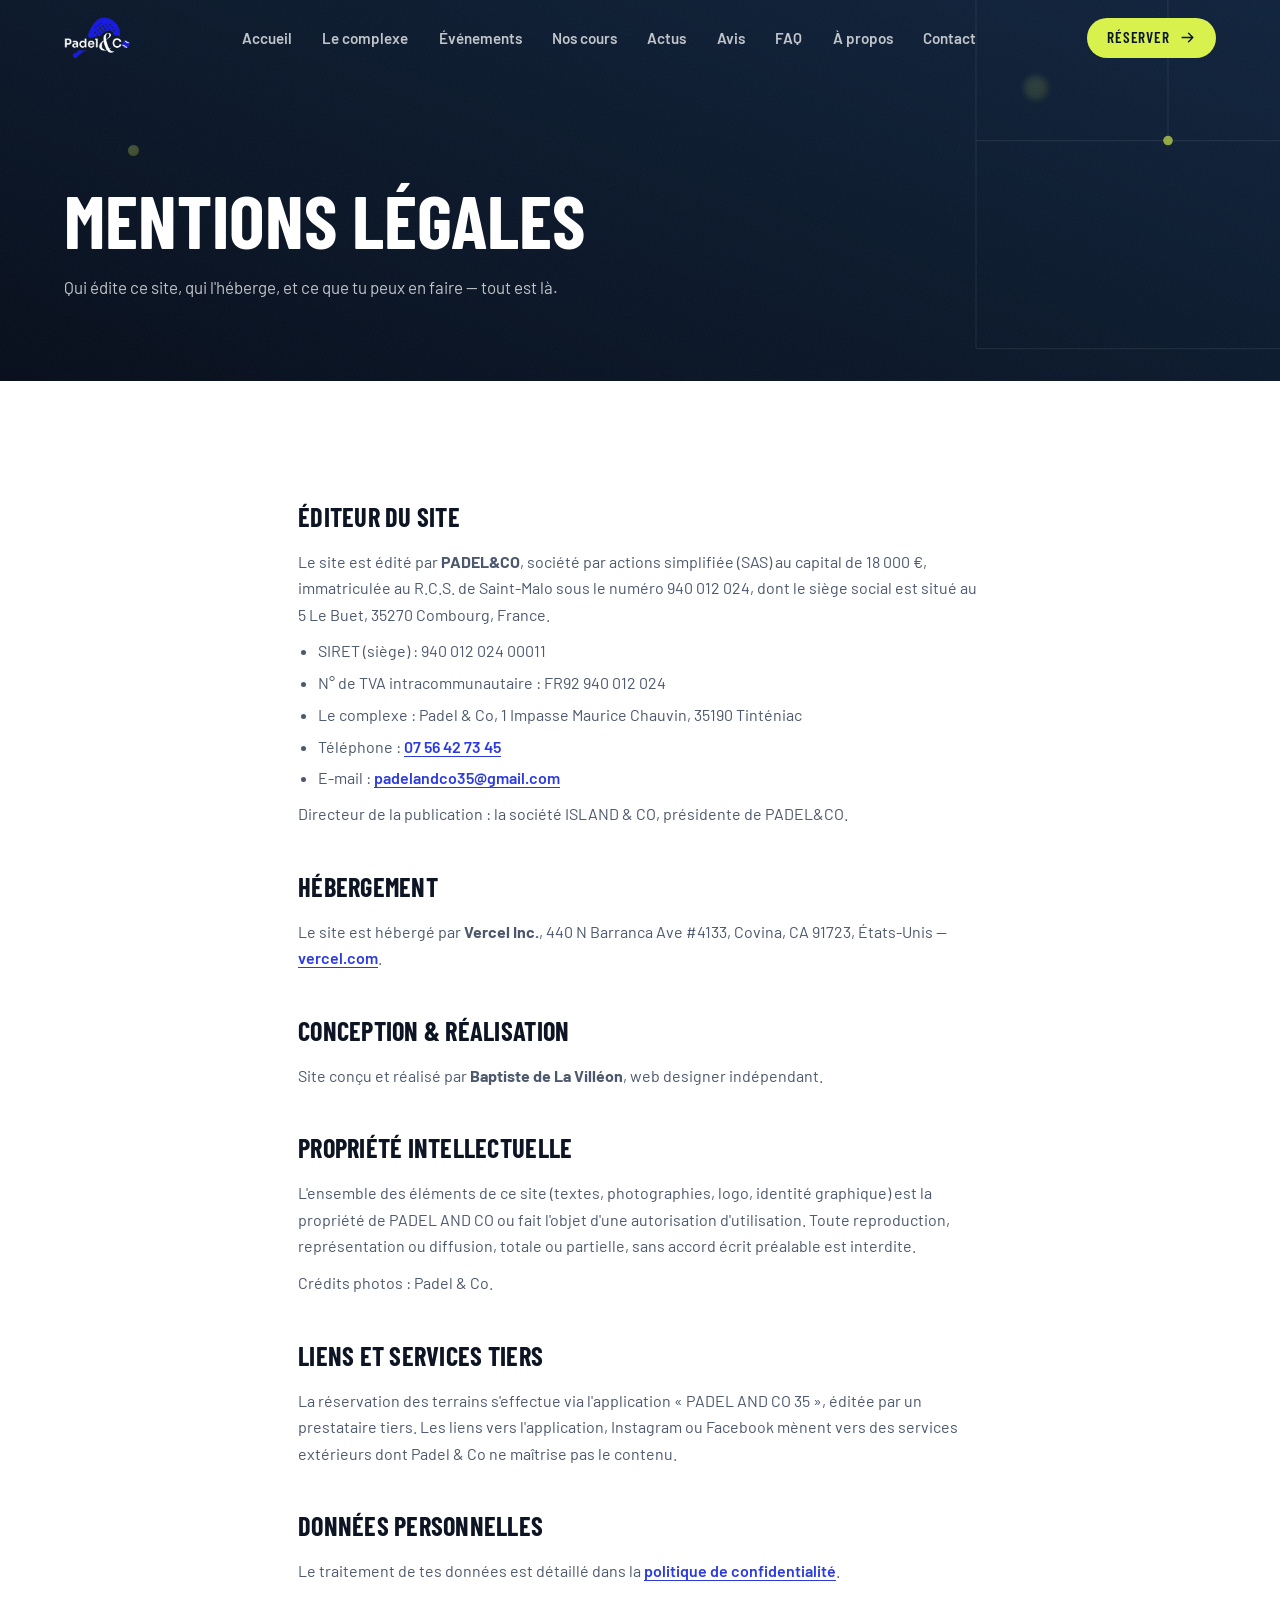
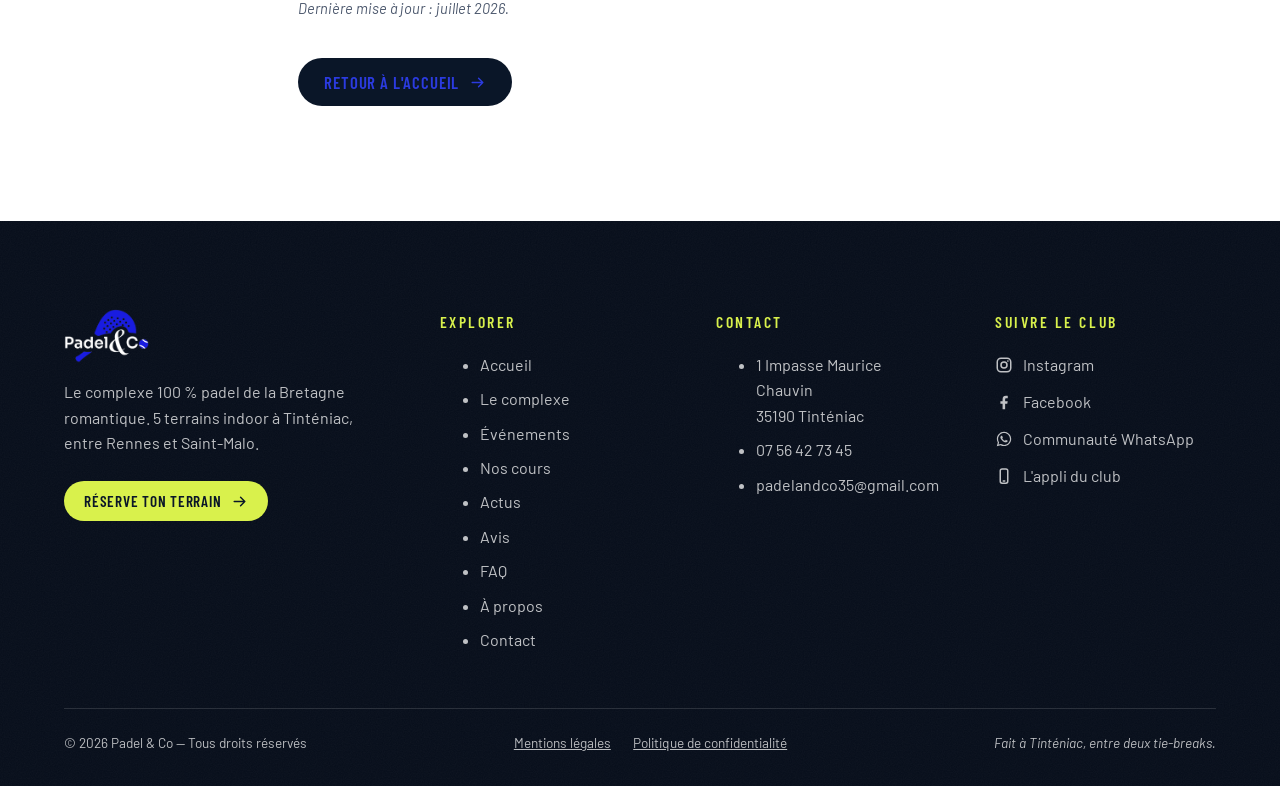
<file: mentions-legales.html>
<!DOCTYPE html>
<html lang="fr">
<head>
  <meta charset="utf-8">
  <meta name="viewport" content="width=device-width, initial-scale=1">

  <!-- PADEL & CO — Page : mentions légales -->

  <title>Mentions légales | Padel &amp; Co Tinténiac</title>
  <meta name="description" content="Mentions légales du site de Padel & Co, complexe de padel indoor à Tinténiac (35) : éditeur, hébergement, propriété intellectuelle.">

  <link rel="canonical" href="https://padelandco35.fr/mentions-legales.html">

  <meta name="theme-color" content="#0B1A2E">
  <link rel="icon" type="image/svg+xml" href="favicon.svg">

  <link rel="preconnect" href="https://fonts.googleapis.com">
  <link rel="preconnect" href="https://fonts.gstatic.com" crossorigin>
  <link href="https://fonts.googleapis.com/css2?family=Barlow+Condensed:ital,wght@0,500;0,600;0,700;1,600&family=Barlow:ital,wght@0,400;0,500;0,600;0,700;1,400&display=swap" rel="stylesheet">

  <link rel="stylesheet" href="css/styles.css">

  <!-- Pré-rendu des pages internes dès le survol d'un lien :
       navigation quasi instantanée (Chrome/Edge — ignoré ailleurs) -->
  <script type="speculationrules">
  { "prerender": [ { "where": { "href_matches": "/*" }, "eagerness": "moderate" } ] }
  </script>
</head>

<body>

  <a class="skip-link" href="#main">Aller au contenu principal</a>

  <!-- Sprite SVG (icônes) -->
  <svg xmlns="http://www.w3.org/2000/svg" style="display:none" aria-hidden="true">
    <symbol id="i-app" viewBox="0 0 24 24"><rect x="7" y="2.5" width="10" height="19" rx="2.5"/><path d="M11 18.5h2"/></symbol>
    <symbol id="i-arrow" viewBox="0 0 24 24"><path d="M4.5 12h15M13.5 6l6 6-6 6"/></symbol>
    <symbol id="i-instagram" viewBox="0 0 24 24"><rect x="3" y="3" width="18" height="18" rx="5"/><circle cx="12" cy="12" r="4"/><circle cx="17.2" cy="6.8" r="1.1" fill="currentColor" stroke="none"/></symbol>
    <symbol id="i-facebook" viewBox="0 0 24 24"><path fill="currentColor" stroke="none" d="M13.5 21.5v-7.2h2.9l.5-3.4h-3.4V8.6c0-1 .3-1.6 1.7-1.6h1.8V3.9c-.3 0-1.4-.1-2.6-.1-2.6 0-4.3 1.6-4.3 4.4v2.7H7.2v3.4h2.9v7.2z"/></symbol>
    <symbol id="i-whatsapp" viewBox="0 0 24 24"><path fill="currentColor" stroke="none" d="M12.04 2.4c-5.27 0-9.56 4.29-9.56 9.56 0 1.69.44 3.33 1.28 4.78L2.4 21.6l4.98-1.3a9.5 9.5 0 0 0 4.66 1.19h.01c5.27 0 9.55-4.29 9.55-9.56 0-2.55-.99-4.95-2.8-6.76a9.5 9.5 0 0 0-6.76-2.8zm0 17.5h-.01a7.9 7.9 0 0 1-4.03-1.11l-.29-.17-2.99.78.8-2.92-.19-.3a7.9 7.9 0 0 1-1.21-4.22c0-4.38 3.56-7.94 7.94-7.94 2.12 0 4.11.83 5.61 2.33a7.88 7.88 0 0 1 2.32 5.61c0 4.38-3.56 7.94-7.95 7.94zm4.36-5.95c-.24-.12-1.42-.7-1.63-.78-.22-.08-.38-.12-.54.12-.16.24-.62.78-.76.94-.14.16-.28.18-.52.06-.24-.12-1.01-.37-1.92-1.19-.71-.63-1.19-1.41-1.33-1.65-.14-.24-.02-.37.1-.49.11-.11.24-.28.36-.42.12-.14.16-.24.24-.4.08-.16.04-.3-.02-.42-.06-.12-.54-1.3-.74-1.77-.19-.46-.39-.4-.54-.41h-.46c-.16 0-.42.06-.63.3-.22.24-.83.81-.83 1.98s.85 2.3.97 2.46c.12.16 1.68 2.57 4.07 3.6.57.25 1.01.39 1.36.5.57.18 1.09.16 1.5.1.46-.07 1.42-.58 1.62-1.14.2-.56.2-1.04.14-1.14-.06-.1-.22-.16-.46-.28z"/></symbol>
  </svg>

  <!-- Header -->
  <header class="site-header" id="site-header">
    <div class="site-header__inner container">
      <a class="brand" href="index.html" aria-label="Padel &amp; Co — retour à l'accueil"><img class="brand__img" src="images/logo-bicolore.png" alt="Padel &amp; Co" width="400" height="253"></a>
      <nav class="nav" aria-label="Navigation principale">
        <ul class="nav__list">
          <li><a class="nav__link" href="index.html">Accueil</a></li>
          <li><a class="nav__link" href="le-complexe.html">Le complexe</a></li>
          <li><a class="nav__link" href="evenements.html">Événements</a></li>
          <li><a class="nav__link" href="cours.html">Nos cours</a></li>
          <li><a class="nav__link" href="actus.html">Actus</a></li>
          <li><a class="nav__link" href="avis.html">Avis</a></li>
          <li><a class="nav__link" href="faq.html">FAQ</a></li>
          <li><a class="nav__link" href="a-propos.html">À propos</a></li>
          <li><a class="nav__link" href="contact.html">Contact</a></li>
        </ul>
      </nav>
      <a class="btn btn--volt btn--sm nav__cta" href="https://padel-and-co.mymobileapp.fr/installation" target="_blank" rel="noopener">
        Réserver
        <svg class="icon" aria-hidden="true"><use href="#i-arrow"/></svg>
      </a>
      <button class="burger" type="button" aria-expanded="false" aria-controls="menu-mobile" aria-label="Ouvrir le menu">
        <span></span><span></span>
      </button>
    </div>
  </header>

  <!-- Menu mobile -->
  <nav class="drawer" id="menu-mobile" aria-label="Menu mobile">
    <ul class="drawer__list">
      <li><a class="drawer__link" href="index.html"><span>01</span>Accueil</a></li>
      <li><a class="drawer__link" href="le-complexe.html"><span>02</span>Le complexe</a></li>
      <li><a class="drawer__link" href="evenements.html"><span>03</span>Événements</a></li>
      <li><a class="drawer__link" href="cours.html"><span>04</span>Nos cours</a></li>
      <li><a class="drawer__link" href="actus.html"><span>05</span>Actus</a></li>
      <li><a class="drawer__link" href="avis.html"><span>06</span>Avis</a></li>
      <li><a class="drawer__link" href="faq.html"><span>07</span>FAQ</a></li>
      <li><a class="drawer__link" href="a-propos.html"><span>08</span>À propos</a></li>
      <li><a class="drawer__link" href="contact.html"><span>09</span>Contact</a></li>
    </ul>
    <div class="drawer__foot">
      <a class="btn btn--volt" href="https://padel-and-co.mymobileapp.fr/installation" target="_blank" rel="noopener">
        Réserve ton terrain
        <svg class="icon" aria-hidden="true"><use href="#i-arrow"/></svg>
      </a>
      <div class="drawer__socials">
        <a href="https://www.instagram.com/padel.and.co.35/" target="_blank" rel="noopener" aria-label="Instagram Padel &amp; Co"><svg class="icon" aria-hidden="true"><use href="#i-instagram"/></svg></a>
        <a href="https://www.facebook.com/share/1KFfh55dcL/" target="_blank" rel="noopener" aria-label="Facebook Padel &amp; Co"><svg class="icon" aria-hidden="true"><use href="#i-facebook"/></svg></a>
        <a href="https://chat.whatsapp.com/IxtqAZWe5RuIJktEEc2yC7" target="_blank" rel="noopener" aria-label="Communauté WhatsApp Padel &amp; Co"><svg class="icon" aria-hidden="true"><use href="#i-whatsapp"/></svg></a>
      </div>
    </div>
  </nav>

  <main id="main">

    <!-- Hero de page -->
    <section class="page-hero">
      <svg class="hero__lines" viewBox="0 0 600 600" fill="none" preserveAspectRatio="xMidYMid slice" aria-hidden="true">
        <rect x="60" y="40" width="480" height="520" rx="2"/>
        <path d="M60 300h480"/>
        <path d="M300 40v260"/>
        <circle cx="300" cy="300" r="6" class="volt"/>
      </svg>
      <div class="bg-balls" aria-hidden="true">
        <span class="bg-ball" style="--x:10%; --y:38%; --s:11px; --t:14s; --d:-3s; --dx:14px;  --dy:-26px; --o:.26"></span>
        <span class="bg-ball bg-ball--blur" style="--x:80%; --y:20%; --s:24px; --t:19s; --d:-6s; --dx:-18px; --dy:-38px; --o:.14"></span>
      </div>
      <div class="container">
        <h1 class="page-hero__title" data-reveal>Mentions légales</h1>
        <p class="page-hero__lede" data-reveal style="--d:.08s">
          Qui édite ce site, qui l'héberge, et ce que tu peux en faire — tout est là.
        </p>
      </div>
    </section>

    <!-- Contenu -->
    <section class="section section--white">
      <div class="container legal-body">

        <h2>Éditeur du site</h2>
        <p>
          Le site est édité par <strong>PADEL&amp;CO</strong>, société par actions simplifiée (SAS)
          au capital de 18&nbsp;000&nbsp;€, immatriculée au R.C.S. de Saint-Malo sous le
          numéro 940&nbsp;012&nbsp;024, dont le siège social est situé au
          5 Le Buet, 35270 Combourg, France.
        </p>
        <ul>
          <li>SIRET (siège) : 940&nbsp;012&nbsp;024&nbsp;00011</li>
          <li>N° de TVA intracommunautaire : FR92&nbsp;940&nbsp;012&nbsp;024</li>
          <li>Le complexe : Padel &amp; Co, 1 Impasse Maurice Chauvin, 35190 Tinténiac</li>
          <li>Téléphone : <a href="tel:+33756427345">07 56 42 73 45</a></li>
          <li>E-mail : <a href="mailto:padelandco35@gmail.com">padelandco35@gmail.com</a></li>
        </ul>
        <p>
          Directeur de la publication : la société ISLAND &amp; CO, présidente de PADEL&amp;CO.
        </p>

        <h2>Hébergement</h2>
        <p>
          Le site est hébergé par <strong>Vercel Inc.</strong>, 440 N Barranca Ave #4133,
          Covina, CA 91723, États-Unis — <a href="https://vercel.com" target="_blank" rel="noopener">vercel.com</a>.
        </p>

        <h2>Conception &amp; réalisation</h2>
        <p>
          Site conçu et réalisé par <strong>Baptiste de La Villéon</strong>, web designer indépendant.
        </p>

        <h2>Propriété intellectuelle</h2>
        <p>
          L'ensemble des éléments de ce site (textes, photographies, logo, identité graphique)
          est la propriété de PADEL AND CO ou fait l'objet d'une autorisation d'utilisation.
          Toute reproduction, représentation ou diffusion, totale ou partielle, sans accord
          écrit préalable est interdite.
        </p>
        <p>Crédits photos : Padel &amp; Co.</p>

        <h2>Liens et services tiers</h2>
        <p>
          La réservation des terrains s'effectue via l'application « PADEL AND CO 35 »,
          éditée par un prestataire tiers. Les liens vers l'application, Instagram ou Facebook
          mènent vers des services extérieurs dont Padel &amp; Co ne maîtrise pas le contenu.
        </p>

        <h2>Données personnelles</h2>
        <p>
          Le traitement de tes données est détaillé dans la
          <a href="politique-confidentialite.html">politique de confidentialité</a>.
        </p>

        <p class="legal-updated">Dernière mise à jour : juillet 2026.</p>

        <a class="btn btn--dark" href="index.html">
          Retour à l'accueil
          <svg class="icon" aria-hidden="true"><use href="#i-arrow"/></svg>
        </a>
      </div>
    </section>
  </main>

  <!-- Footer -->
  <footer class="site-footer">
    <div class="container">
      <div class="site-footer__grid">
        <div class="site-footer__brand">
          <p class="brand brand--footer"><img class="brand__img brand__img--footer" src="images/logo-bicolore.png" alt="Padel &amp; Co" width="400" height="253"></p>
          <p class="site-footer__baseline">
            Le complexe 100&nbsp;% padel de la Bretagne romantique.
            5 terrains indoor à Tinténiac, entre Rennes et Saint-Malo.
          </p>
          <a class="btn btn--volt btn--sm" href="https://padel-and-co.mymobileapp.fr/installation" target="_blank" rel="noopener">
            Réserve ton terrain
            <svg class="icon" aria-hidden="true"><use href="#i-arrow"/></svg>
          </a>
        </div>

        <nav class="site-footer__col" aria-label="Navigation pied de page">
          <p class="site-footer__title">Explorer</p>
          <ul>
            <li><a href="index.html">Accueil</a></li>
            <li><a href="le-complexe.html">Le complexe</a></li>
            <li><a href="evenements.html">Événements</a></li>
            <li><a href="cours.html">Nos cours</a></li>
            <li><a href="actus.html">Actus</a></li>
            <li><a href="avis.html">Avis</a></li>
            <li><a href="faq.html">FAQ</a></li>
            <li><a href="a-propos.html">À propos</a></li>
            <li><a href="contact.html">Contact</a></li>
          </ul>
        </nav>

        <div class="site-footer__col">
          <p class="site-footer__title">Contact</p>
          <ul>
            <li>1 Impasse Maurice Chauvin<br>35190 Tinténiac</li>
            <li><a href="tel:+33756427345">07 56 42 73 45</a></li>
            <li><a href="mailto:padelandco35@gmail.com">padelandco35@gmail.com</a></li>
          </ul>
        </div>

        <div class="site-footer__col">
          <p class="site-footer__title">Suivre le club</p>
          <ul class="site-footer__socials">
            <li>
              <a href="https://www.instagram.com/padel.and.co.35/" target="_blank" rel="noopener">
                <svg class="icon" aria-hidden="true"><use href="#i-instagram"/></svg>
                Instagram
              </a>
            </li>
            <li>
              <a href="https://www.facebook.com/share/1KFfh55dcL/" target="_blank" rel="noopener">
                <svg class="icon" aria-hidden="true"><use href="#i-facebook"/></svg>
                Facebook
              </a>
            </li>
            <li>
              <a href="https://chat.whatsapp.com/IxtqAZWe5RuIJktEEc2yC7" target="_blank" rel="noopener">
                <svg class="icon" aria-hidden="true"><use href="#i-whatsapp"/></svg>
                Communauté WhatsApp
              </a>
            </li>
            <li>
              <a href="https://padel-and-co.mymobileapp.fr/installation" target="_blank" rel="noopener">
                <svg class="icon" aria-hidden="true"><use href="#i-app"/></svg>
                L'appli du club
              </a>
            </li>
          </ul>
        </div>
      </div>

      <div class="site-footer__bottom">
        <p>© <span id="year">2026</span> Padel &amp; Co — Tous droits réservés</p>
        <ul class="site-footer__legal">
          <li><a href="mentions-legales.html">Mentions légales</a></li>
          <li><a href="politique-confidentialite.html">Politique de confidentialité</a></li>
        </ul>
        <p class="site-footer__wink">Fait à Tinténiac, entre deux tie-breaks.</p>
      </div>
    </div>
  </footer>

  <!-- CTA flottant mobile -->
  <a class="cta-float" href="https://padel-and-co.mymobileapp.fr/installation" target="_blank" rel="noopener" aria-hidden="true" tabindex="-1">
    Réserve ton terrain
    <svg class="icon" aria-hidden="true"><use href="#i-arrow"/></svg>
  </a>

  <script src="js/main.js"></script>
</body>
</html>
</file>
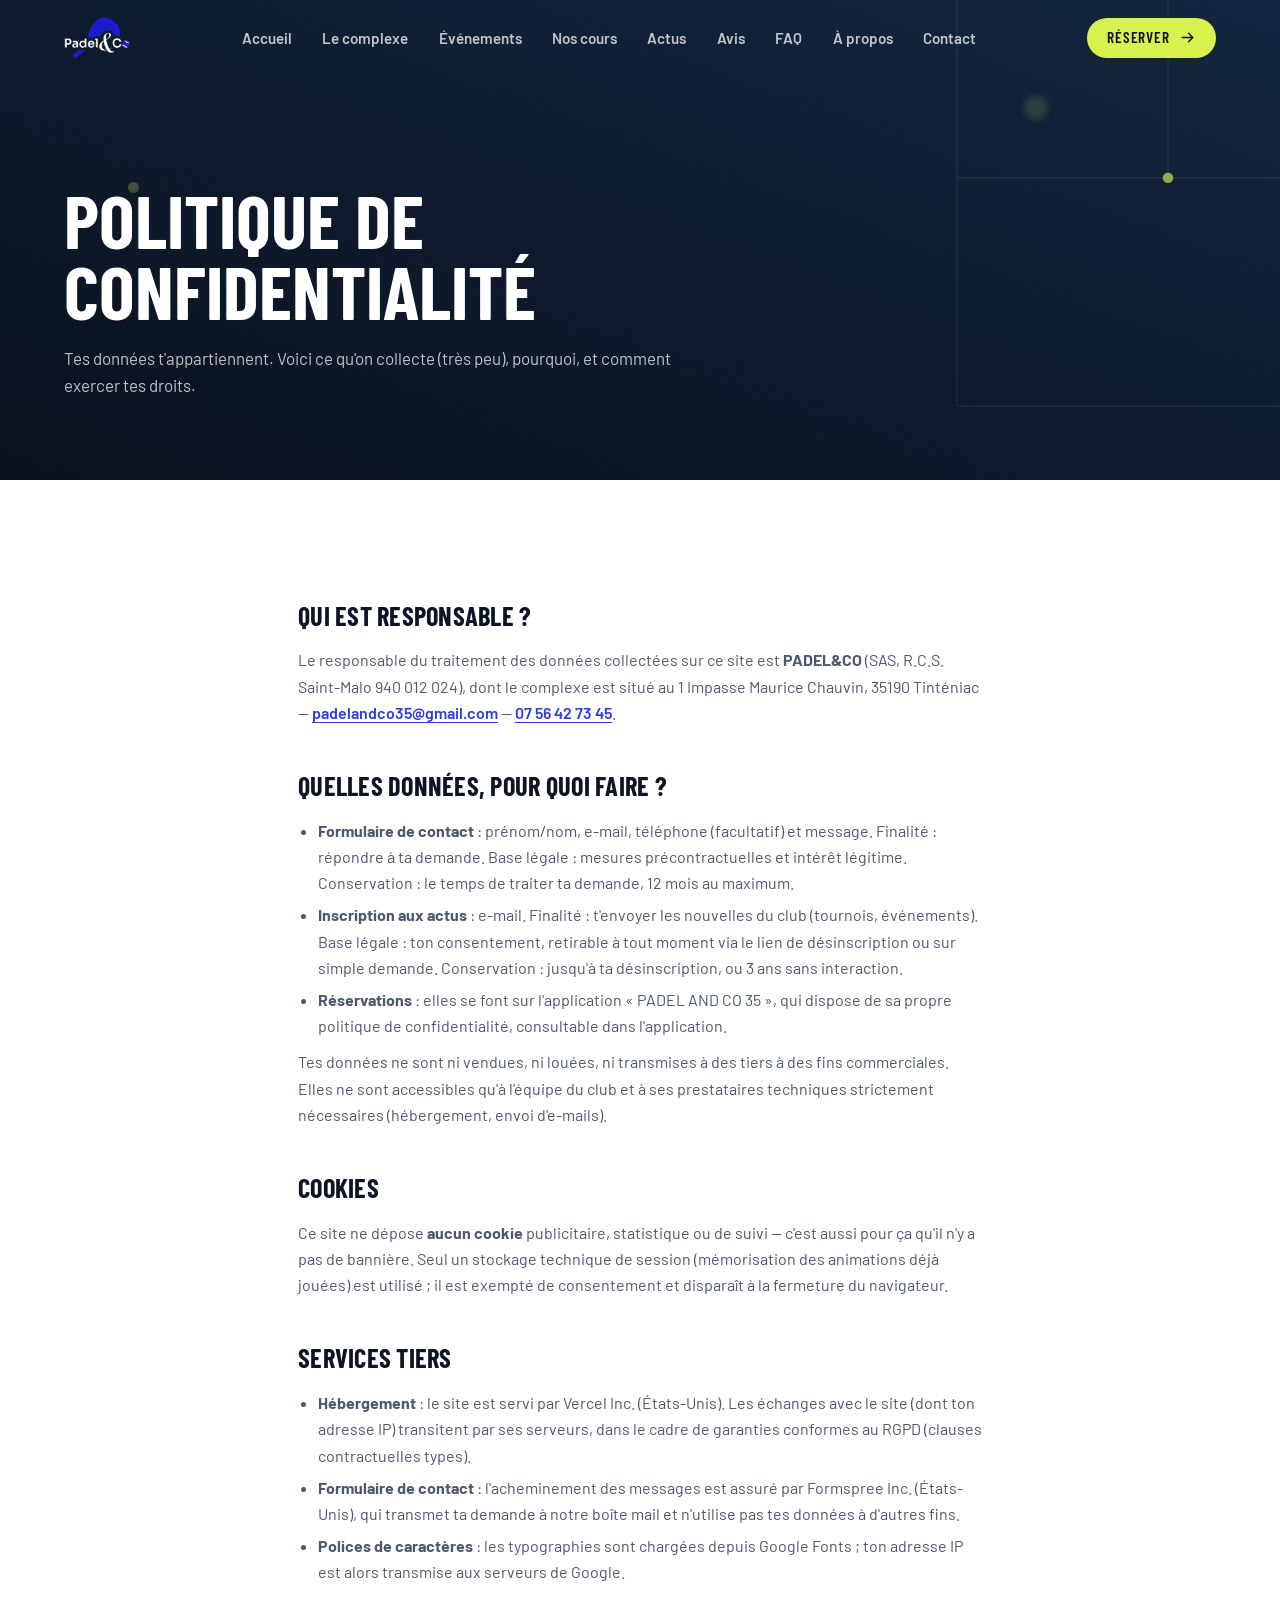
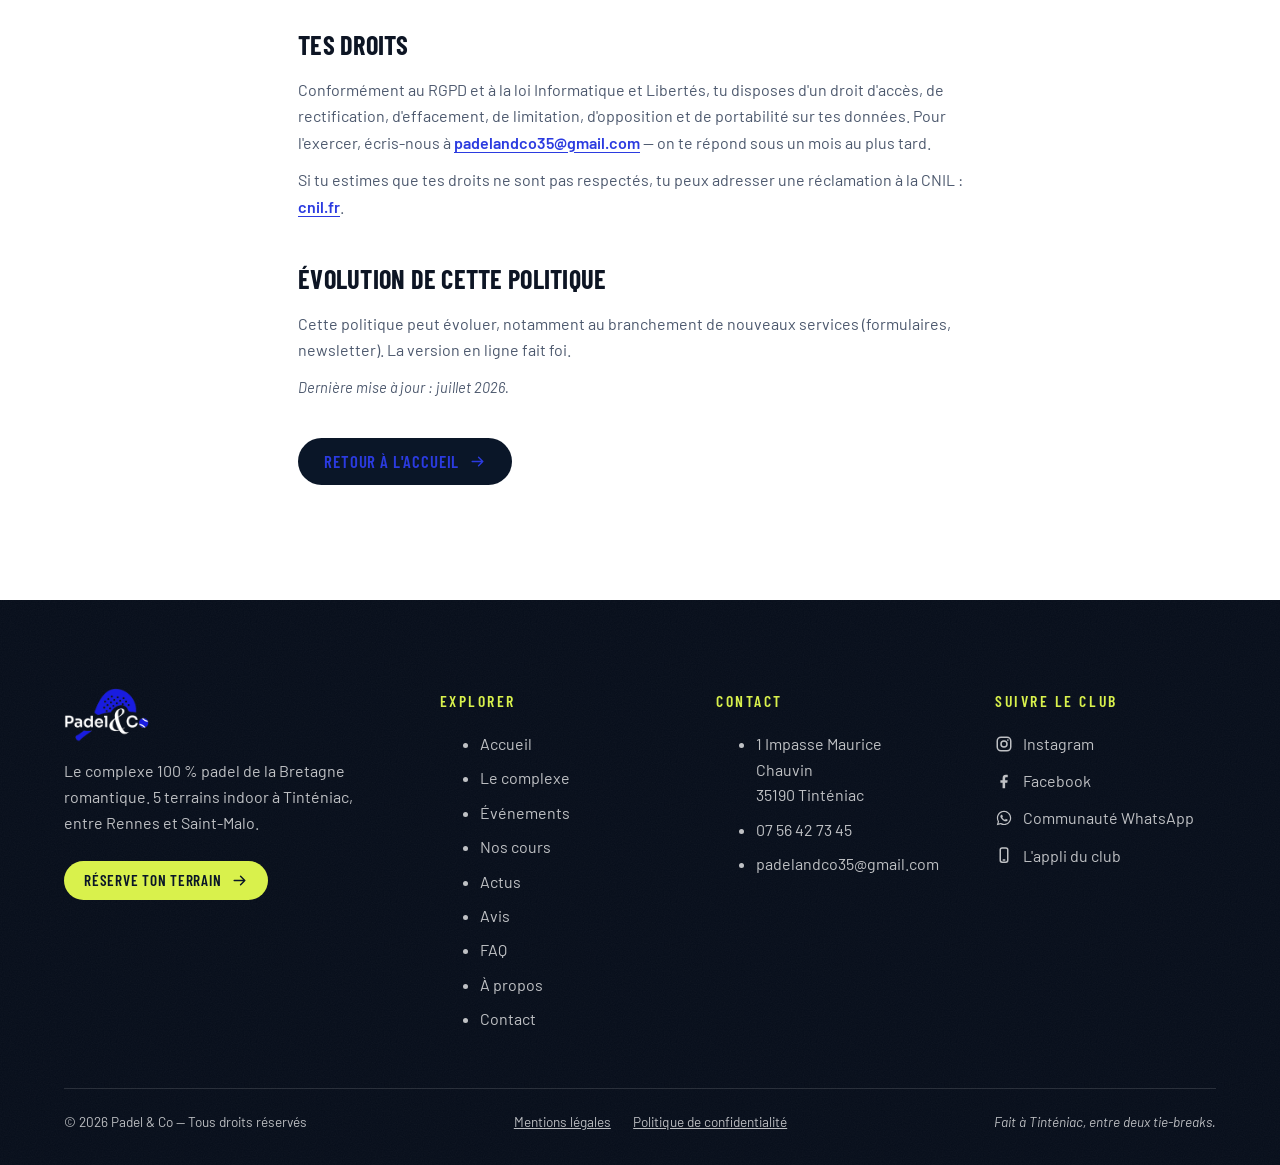
<file: politique-confidentialite.html>
<!DOCTYPE html>
<html lang="fr">
<head>
  <meta charset="utf-8">
  <meta name="viewport" content="width=device-width, initial-scale=1">

  <!-- PADEL & CO — Page : politique de confidentialité -->

  <title>Politique de confidentialité | Padel &amp; Co Tinténiac</title>
  <meta name="description" content="Politique de confidentialité du site de Padel & Co : quelles données sont collectées, pourquoi, combien de temps, et quels sont tes droits.">

  <link rel="canonical" href="https://padelandco35.fr/politique-confidentialite.html">

  <meta name="theme-color" content="#0B1A2E">
  <link rel="icon" type="image/svg+xml" href="favicon.svg">

  <link rel="preconnect" href="https://fonts.googleapis.com">
  <link rel="preconnect" href="https://fonts.gstatic.com" crossorigin>
  <link href="https://fonts.googleapis.com/css2?family=Barlow+Condensed:ital,wght@0,500;0,600;0,700;1,600&family=Barlow:ital,wght@0,400;0,500;0,600;0,700;1,400&display=swap" rel="stylesheet">

  <link rel="stylesheet" href="css/styles.css">

  <!-- Pré-rendu des pages internes dès le survol d'un lien :
       navigation quasi instantanée (Chrome/Edge — ignoré ailleurs) -->
  <script type="speculationrules">
  { "prerender": [ { "where": { "href_matches": "/*" }, "eagerness": "moderate" } ] }
  </script>
</head>

<body>

  <a class="skip-link" href="#main">Aller au contenu principal</a>

  <!-- Sprite SVG (icônes) -->
  <svg xmlns="http://www.w3.org/2000/svg" style="display:none" aria-hidden="true">
    <symbol id="i-app" viewBox="0 0 24 24"><rect x="7" y="2.5" width="10" height="19" rx="2.5"/><path d="M11 18.5h2"/></symbol>
    <symbol id="i-arrow" viewBox="0 0 24 24"><path d="M4.5 12h15M13.5 6l6 6-6 6"/></symbol>
    <symbol id="i-instagram" viewBox="0 0 24 24"><rect x="3" y="3" width="18" height="18" rx="5"/><circle cx="12" cy="12" r="4"/><circle cx="17.2" cy="6.8" r="1.1" fill="currentColor" stroke="none"/></symbol>
    <symbol id="i-facebook" viewBox="0 0 24 24"><path fill="currentColor" stroke="none" d="M13.5 21.5v-7.2h2.9l.5-3.4h-3.4V8.6c0-1 .3-1.6 1.7-1.6h1.8V3.9c-.3 0-1.4-.1-2.6-.1-2.6 0-4.3 1.6-4.3 4.4v2.7H7.2v3.4h2.9v7.2z"/></symbol>
    <symbol id="i-whatsapp" viewBox="0 0 24 24"><path fill="currentColor" stroke="none" d="M12.04 2.4c-5.27 0-9.56 4.29-9.56 9.56 0 1.69.44 3.33 1.28 4.78L2.4 21.6l4.98-1.3a9.5 9.5 0 0 0 4.66 1.19h.01c5.27 0 9.55-4.29 9.55-9.56 0-2.55-.99-4.95-2.8-6.76a9.5 9.5 0 0 0-6.76-2.8zm0 17.5h-.01a7.9 7.9 0 0 1-4.03-1.11l-.29-.17-2.99.78.8-2.92-.19-.3a7.9 7.9 0 0 1-1.21-4.22c0-4.38 3.56-7.94 7.94-7.94 2.12 0 4.11.83 5.61 2.33a7.88 7.88 0 0 1 2.32 5.61c0 4.38-3.56 7.94-7.95 7.94zm4.36-5.95c-.24-.12-1.42-.7-1.63-.78-.22-.08-.38-.12-.54.12-.16.24-.62.78-.76.94-.14.16-.28.18-.52.06-.24-.12-1.01-.37-1.92-1.19-.71-.63-1.19-1.41-1.33-1.65-.14-.24-.02-.37.1-.49.11-.11.24-.28.36-.42.12-.14.16-.24.24-.4.08-.16.04-.3-.02-.42-.06-.12-.54-1.3-.74-1.77-.19-.46-.39-.4-.54-.41h-.46c-.16 0-.42.06-.63.3-.22.24-.83.81-.83 1.98s.85 2.3.97 2.46c.12.16 1.68 2.57 4.07 3.6.57.25 1.01.39 1.36.5.57.18 1.09.16 1.5.1.46-.07 1.42-.58 1.62-1.14.2-.56.2-1.04.14-1.14-.06-.1-.22-.16-.46-.28z"/></symbol>
  </svg>

  <!-- Header -->
  <header class="site-header" id="site-header">
    <div class="site-header__inner container">
      <a class="brand" href="index.html" aria-label="Padel &amp; Co — retour à l'accueil"><img class="brand__img" src="images/logo-bicolore.png" alt="Padel &amp; Co" width="400" height="253"></a>
      <nav class="nav" aria-label="Navigation principale">
        <ul class="nav__list">
          <li><a class="nav__link" href="index.html">Accueil</a></li>
          <li><a class="nav__link" href="le-complexe.html">Le complexe</a></li>
          <li><a class="nav__link" href="evenements.html">Événements</a></li>
          <li><a class="nav__link" href="cours.html">Nos cours</a></li>
          <li><a class="nav__link" href="actus.html">Actus</a></li>
          <li><a class="nav__link" href="avis.html">Avis</a></li>
          <li><a class="nav__link" href="faq.html">FAQ</a></li>
          <li><a class="nav__link" href="a-propos.html">À propos</a></li>
          <li><a class="nav__link" href="contact.html">Contact</a></li>
        </ul>
      </nav>
      <a class="btn btn--volt btn--sm nav__cta" href="https://padel-and-co.mymobileapp.fr/installation" target="_blank" rel="noopener">
        Réserver
        <svg class="icon" aria-hidden="true"><use href="#i-arrow"/></svg>
      </a>
      <button class="burger" type="button" aria-expanded="false" aria-controls="menu-mobile" aria-label="Ouvrir le menu">
        <span></span><span></span>
      </button>
    </div>
  </header>

  <!-- Menu mobile -->
  <nav class="drawer" id="menu-mobile" aria-label="Menu mobile">
    <ul class="drawer__list">
      <li><a class="drawer__link" href="index.html"><span>01</span>Accueil</a></li>
      <li><a class="drawer__link" href="le-complexe.html"><span>02</span>Le complexe</a></li>
      <li><a class="drawer__link" href="evenements.html"><span>03</span>Événements</a></li>
      <li><a class="drawer__link" href="cours.html"><span>04</span>Nos cours</a></li>
      <li><a class="drawer__link" href="actus.html"><span>05</span>Actus</a></li>
      <li><a class="drawer__link" href="avis.html"><span>06</span>Avis</a></li>
      <li><a class="drawer__link" href="faq.html"><span>07</span>FAQ</a></li>
      <li><a class="drawer__link" href="a-propos.html"><span>08</span>À propos</a></li>
      <li><a class="drawer__link" href="contact.html"><span>09</span>Contact</a></li>
    </ul>
    <div class="drawer__foot">
      <a class="btn btn--volt" href="https://padel-and-co.mymobileapp.fr/installation" target="_blank" rel="noopener">
        Réserve ton terrain
        <svg class="icon" aria-hidden="true"><use href="#i-arrow"/></svg>
      </a>
      <div class="drawer__socials">
        <a href="https://www.instagram.com/padel.and.co.35/" target="_blank" rel="noopener" aria-label="Instagram Padel &amp; Co"><svg class="icon" aria-hidden="true"><use href="#i-instagram"/></svg></a>
        <a href="https://www.facebook.com/share/1KFfh55dcL/" target="_blank" rel="noopener" aria-label="Facebook Padel &amp; Co"><svg class="icon" aria-hidden="true"><use href="#i-facebook"/></svg></a>
        <a href="https://chat.whatsapp.com/IxtqAZWe5RuIJktEEc2yC7" target="_blank" rel="noopener" aria-label="Communauté WhatsApp Padel &amp; Co"><svg class="icon" aria-hidden="true"><use href="#i-whatsapp"/></svg></a>
      </div>
    </div>
  </nav>

  <main id="main">

    <!-- Hero de page -->
    <section class="page-hero">
      <svg class="hero__lines" viewBox="0 0 600 600" fill="none" preserveAspectRatio="xMidYMid slice" aria-hidden="true">
        <rect x="60" y="40" width="480" height="520" rx="2"/>
        <path d="M60 300h480"/>
        <path d="M300 40v260"/>
        <circle cx="300" cy="300" r="6" class="volt"/>
      </svg>
      <div class="bg-balls" aria-hidden="true">
        <span class="bg-ball" style="--x:10%; --y:38%; --s:11px; --t:14s; --d:-3s; --dx:14px;  --dy:-26px; --o:.26"></span>
        <span class="bg-ball bg-ball--blur" style="--x:80%; --y:20%; --s:24px; --t:19s; --d:-6s; --dx:-18px; --dy:-38px; --o:.14"></span>
      </div>
      <div class="container">
        <h1 class="page-hero__title" data-reveal>Politique de confidentialité</h1>
        <p class="page-hero__lede" data-reveal style="--d:.08s">
          Tes données t'appartiennent. Voici ce qu'on collecte (très peu), pourquoi,
          et comment exercer tes droits.
        </p>
      </div>
    </section>

    <!-- Contenu -->
    <section class="section section--white">
      <div class="container legal-body">

        <h2>Qui est responsable&nbsp;?</h2>
        <p>
          Le responsable du traitement des données collectées sur ce site est
          <strong>PADEL&amp;CO</strong> (SAS, R.C.S. Saint-Malo 940&nbsp;012&nbsp;024),
          dont le complexe est situé au 1 Impasse Maurice Chauvin, 35190 Tinténiac —
          <a href="mailto:padelandco35@gmail.com">padelandco35@gmail.com</a> —
          <a href="tel:+33756427345">07 56 42 73 45</a>.
        </p>

        <h2>Quelles données, pour quoi faire&nbsp;?</h2>
        <ul>
          <li>
            <strong>Formulaire de contact</strong> : prénom/nom, e-mail, téléphone (facultatif)
            et message. Finalité&nbsp;: répondre à ta demande. Base légale&nbsp;: mesures
            précontractuelles et intérêt légitime. Conservation&nbsp;: le temps de traiter
            ta demande, 12 mois au maximum.
          </li>
          <li>
            <strong>Inscription aux actus</strong> : e-mail. Finalité&nbsp;: t'envoyer les
            nouvelles du club (tournois, événements). Base légale&nbsp;: ton consentement,
            retirable à tout moment via le lien de désinscription ou sur simple demande.
            Conservation&nbsp;: jusqu'à ta désinscription, ou 3 ans sans interaction.
          </li>
          <li>
            <strong>Réservations</strong> : elles se font sur l'application
            «&nbsp;PADEL AND CO 35&nbsp;», qui dispose de sa propre politique de
            confidentialité, consultable dans l'application.
          </li>
        </ul>
        <p>
          Tes données ne sont ni vendues, ni louées, ni transmises à des tiers à des fins
          commerciales. Elles ne sont accessibles qu'à l'équipe du club et à ses prestataires
          techniques strictement nécessaires (hébergement, envoi d'e-mails).
        </p>

        <h2>Cookies</h2>
        <p>
          Ce site ne dépose <strong>aucun cookie</strong> publicitaire, statistique ou de suivi —
          c'est aussi pour ça qu'il n'y a pas de bannière. Seul un stockage technique de session
          (mémorisation des animations déjà jouées) est utilisé&nbsp;; il est exempté de
          consentement et disparaît à la fermeture du navigateur.
        </p>

        <h2>Services tiers</h2>
        <ul>
          <li>
            <strong>Hébergement</strong> : le site est servi par Vercel Inc. (États-Unis).
            Les échanges avec le site (dont ton adresse IP) transitent par ses serveurs,
            dans le cadre de garanties conformes au RGPD (clauses contractuelles types).
          </li>
          <li>
            <strong>Formulaire de contact</strong> : l'acheminement des messages est assuré par
            Formspree Inc. (États-Unis), qui transmet ta demande à notre boîte mail et
            n'utilise pas tes données à d'autres fins.
          </li>
          <li>
            <strong>Polices de caractères</strong> : les typographies sont chargées depuis
            Google Fonts&nbsp;; ton adresse IP est alors transmise aux serveurs de Google.
          </li>
        </ul>

        <h2>Tes droits</h2>
        <p>
          Conformément au RGPD et à la loi Informatique et Libertés, tu disposes d'un droit
          d'accès, de rectification, d'effacement, de limitation, d'opposition et de
          portabilité sur tes données. Pour l'exercer, écris-nous à
          <a href="mailto:padelandco35@gmail.com">padelandco35@gmail.com</a> — on te répond
          sous un mois au plus tard.
        </p>
        <p>
          Si tu estimes que tes droits ne sont pas respectés, tu peux adresser une réclamation
          à la CNIL&nbsp;: <a href="https://www.cnil.fr" target="_blank" rel="noopener">cnil.fr</a>.
        </p>

        <h2>Évolution de cette politique</h2>
        <p>
          Cette politique peut évoluer, notamment au branchement de nouveaux services
          (formulaires, newsletter). La version en ligne fait foi.
        </p>

        <p class="legal-updated">Dernière mise à jour : juillet 2026.</p>

        <a class="btn btn--dark" href="index.html">
          Retour à l'accueil
          <svg class="icon" aria-hidden="true"><use href="#i-arrow"/></svg>
        </a>
      </div>
    </section>
  </main>

  <!-- Footer -->
  <footer class="site-footer">
    <div class="container">
      <div class="site-footer__grid">
        <div class="site-footer__brand">
          <p class="brand brand--footer"><img class="brand__img brand__img--footer" src="images/logo-bicolore.png" alt="Padel &amp; Co" width="400" height="253"></p>
          <p class="site-footer__baseline">
            Le complexe 100&nbsp;% padel de la Bretagne romantique.
            5 terrains indoor à Tinténiac, entre Rennes et Saint-Malo.
          </p>
          <a class="btn btn--volt btn--sm" href="https://padel-and-co.mymobileapp.fr/installation" target="_blank" rel="noopener">
            Réserve ton terrain
            <svg class="icon" aria-hidden="true"><use href="#i-arrow"/></svg>
          </a>
        </div>

        <nav class="site-footer__col" aria-label="Navigation pied de page">
          <p class="site-footer__title">Explorer</p>
          <ul>
            <li><a href="index.html">Accueil</a></li>
            <li><a href="le-complexe.html">Le complexe</a></li>
            <li><a href="evenements.html">Événements</a></li>
            <li><a href="cours.html">Nos cours</a></li>
            <li><a href="actus.html">Actus</a></li>
            <li><a href="avis.html">Avis</a></li>
            <li><a href="faq.html">FAQ</a></li>
            <li><a href="a-propos.html">À propos</a></li>
            <li><a href="contact.html">Contact</a></li>
          </ul>
        </nav>

        <div class="site-footer__col">
          <p class="site-footer__title">Contact</p>
          <ul>
            <li>1 Impasse Maurice Chauvin<br>35190 Tinténiac</li>
            <li><a href="tel:+33756427345">07 56 42 73 45</a></li>
            <li><a href="mailto:padelandco35@gmail.com">padelandco35@gmail.com</a></li>
          </ul>
        </div>

        <div class="site-footer__col">
          <p class="site-footer__title">Suivre le club</p>
          <ul class="site-footer__socials">
            <li>
              <a href="https://www.instagram.com/padel.and.co.35/" target="_blank" rel="noopener">
                <svg class="icon" aria-hidden="true"><use href="#i-instagram"/></svg>
                Instagram
              </a>
            </li>
            <li>
              <a href="https://www.facebook.com/share/1KFfh55dcL/" target="_blank" rel="noopener">
                <svg class="icon" aria-hidden="true"><use href="#i-facebook"/></svg>
                Facebook
              </a>
            </li>
            <li>
              <a href="https://chat.whatsapp.com/IxtqAZWe5RuIJktEEc2yC7" target="_blank" rel="noopener">
                <svg class="icon" aria-hidden="true"><use href="#i-whatsapp"/></svg>
                Communauté WhatsApp
              </a>
            </li>
            <li>
              <a href="https://padel-and-co.mymobileapp.fr/installation" target="_blank" rel="noopener">
                <svg class="icon" aria-hidden="true"><use href="#i-app"/></svg>
                L'appli du club
              </a>
            </li>
          </ul>
        </div>
      </div>

      <div class="site-footer__bottom">
        <p>© <span id="year">2026</span> Padel &amp; Co — Tous droits réservés</p>
        <ul class="site-footer__legal">
          <li><a href="mentions-legales.html">Mentions légales</a></li>
          <li><a href="politique-confidentialite.html">Politique de confidentialité</a></li>
        </ul>
        <p class="site-footer__wink">Fait à Tinténiac, entre deux tie-breaks.</p>
      </div>
    </div>
  </footer>

  <!-- CTA flottant mobile -->
  <a class="cta-float" href="https://padel-and-co.mymobileapp.fr/installation" target="_blank" rel="noopener" aria-hidden="true" tabindex="-1">
    Réserve ton terrain
    <svg class="icon" aria-hidden="true"><use href="#i-arrow"/></svg>
  </a>

  <script src="js/main.js"></script>
</body>
</html>
</file>
<file: css/styles.css>
/* ============================================================
   PADEL & CO — Feuille de style principale
   ------------------------------------------------------------
   Architecture :
     1.  Design tokens (:root)      — palette, typo, espacements
     2.  Reset & base
     3.  Utilitaires
     4.  Boutons & icônes
     5.  Header / navigation / menu mobile
     6.  Hero
     7.  Bandeau défilant (marquee)
     8.  Têtes de section
     9.  Le complexe (features + galerie)
     10. Chiffres clés
     11. À propos
     12. Événements
     13. Avis
     14. FAQ (accordéon)
     15. Bandeau appli
     16. Contact (infos, horaires, formulaire, carte)
     17. Footer
     18. CTA flottant mobile
     19. Animations & accessibilité (reduced motion)
   Convention : mobile-first, breakpoints 640 / 768 / 900 / 1024 px
   ============================================================ */


/* ============================================================
   1. DESIGN TOKENS — c'est ICI qu'on rethème tout le site
   ============================================================ */
:root {
  /* ---- Palette --------------------------------------------
     Ancrée sur l'identité réelle du club :
     bleu nuit (site actuel), bleu roi (logo), jaune-vert volt
     (balle de padel). Modifier ces valeurs rethème tout. */
  --navy-950: #060D1A;                  /* footer, fonds très sombres */
  --navy-900: #0A1628;                  /* hero, blocs sombres */
  --navy-800: #0D1D33;                  /* sections sombres */
  --navy-700: #14283F;                  /* cartes sur fond sombre */
  --blue:     #2B3BE0;                  /* bleu roi du logo — liens, accents */
  --blue-strong: #2330C4;               /* bleu roi au survol */
  --volt:     #D9F14C;                  /* jaune-vert "balle de padel" — CTA */
  --volt-strong: #CBE72F;               /* volt au survol */
  --paper:    #F4F5EF;                  /* fond clair chaud */
  --white:    #FFFFFF;
  --ink:      #0D1524;                  /* texte principal sur fond clair */
  --slate:    #4C586D;                  /* texte secondaire sur fond clair */
  --line:     #E2E4DA;                  /* bordures sur fond clair */
  --white-70: rgba(255, 255, 255, .74); /* texte secondaire sur fond sombre */
  --white-12: rgba(255, 255, 255, .13); /* bordures sur fond sombre */
  --green:    #1E7C35;                  /* état "ouvert" */
  --red:      #B42318;                  /* erreurs, état "fermé" */

  /* ---- Typographies ---------------------------------------- */
  --font-display: "Barlow Condensed", "Arial Narrow", sans-serif;
  --font-body: "Barlow", system-ui, -apple-system, "Segoe UI", sans-serif;
  --fs-h1: clamp(3.1rem, 9vw, 5.9rem);
  --fs-h2: clamp(2.15rem, 5vw, 3.4rem);

  /* ---- Espacements & rayons -------------------------------- */
  --space-section: clamp(4.5rem, 9vw, 7.5rem);
  --r-sm: 10px;
  --r-md: 18px;
  --r-lg: 26px;
  --r-pill: 999px;

  /* ---- Ombres, transitions, plans -------------------------- */
  --shadow-md: 0 16px 40px rgba(10, 22, 40, .12);
  --shadow-lg: 0 24px 60px rgba(10, 22, 40, .22);
  --ease: cubic-bezier(.22, .61, .36, 1);
  --z-header: 100;
  --z-drawer: 90;
  --z-float: 80;

  /* ---- Texture grain (SVG inline, très léger) --------------- */
  --grain: url("data:image/svg+xml;utf8,<svg xmlns='http://www.w3.org/2000/svg' width='140' height='140'><filter id='n'><feTurbulence type='fractalNoise' baseFrequency='0.85' numOctaves='2' stitchTiles='stitch'/><feColorMatrix type='saturate' values='0'/></filter><rect width='100%25' height='100%25' filter='url(%23n)'/></svg>");
}


/* ============================================================
   2. RESET & BASE
   ============================================================ */
*, *::before, *::after { box-sizing: border-box; }

html {
  scroll-behavior: smooth;
  -webkit-text-size-adjust: 100%;
  /* Fond sombre dès le premier rendu : évite le flash blanc
     lors de la navigation entre les pages */
  background-color: var(--navy-950);
}

html, body { overflow-x: clip; } /* le marquee incliné dépasse volontairement */

body {
  margin: 0;
  font-family: var(--font-body);
  font-size: 1rem;
  line-height: 1.6;
  color: var(--ink);
  background: var(--paper);
  -webkit-font-smoothing: antialiased;
}

h1, h2, h3, h4, p, ul, ol, figure, blockquote { margin: 0; }
ul[class], ol[class] { padding: 0; list-style: none; }
img { max-width: 100%; height: auto; display: block; }
a { color: inherit; }
button { font: inherit; }
strong { font-weight: 700; }

/* L'attribut hidden doit toujours l'emporter, même quand une classe
   fixe un display (.btn, .form__success…) : sans ça, le navigateur
   laisse l'élément visible. */
[hidden] { display: none !important; }

section[id] { scroll-margin-top: 5.25rem; }

::selection { background: var(--volt); color: var(--navy-900); }

:focus-visible {
  outline: 3px solid var(--blue);
  outline-offset: 3px;
  border-radius: 4px;
}
/* Sur fonds sombres ou bleus, le focus passe en volt pour rester visible */
.hero :focus-visible,
.section--navy :focus-visible,
.stats :focus-visible,
.home-contact :focus-visible,
.site-footer :focus-visible,
.app-banner :focus-visible,
.drawer :focus-visible,
.site-header :focus-visible { outline-color: var(--volt); }
/* Sur le fond volt (jaune), un focus sombre reste lisible */
.section--volt :focus-visible { outline-color: var(--navy-900); }


/* ============================================================
   3. UTILITAIRES
   ============================================================ */
.container {
  width: min(100% - 2.5rem, 72rem);
  margin-inline: auto;
}

.sr-only {
  position: absolute;
  width: 1px; height: 1px;
  margin: -1px; padding: 0;
  overflow: hidden;
  clip: rect(0 0 0 0);
  white-space: nowrap;
  border: 0;
}

.skip-link {
  position: fixed;
  top: -100%;
  left: 1rem;
  z-index: 200;
  padding: .7em 1.2em;
  background: var(--volt);
  color: var(--navy-900);
  font-weight: 700;
  border-radius: var(--r-pill);
  text-decoration: none;
  transition: top .25s var(--ease);
}
.skip-link:focus { top: 1rem; }

/* Texture grain discrète sur les fonds sombres */
.texture { position: relative; }
.texture::after {
  content: "";
  position: absolute;
  inset: 0;
  background-image: var(--grain);
  opacity: .05;
  pointer-events: none;
}

/* Sections génériques */
.section { position: relative; padding-block: var(--space-section); overflow: clip; }
/* Le contenu passe toujours au-dessus des décors de fond (.bg-balls) */
.section > .container,
.stats > .container,
.page-hero > .container { position: relative; z-index: 1; }
.section--paper { background: var(--paper); }
.section--white { background: var(--white); }
.section--navy  { background: var(--navy-800); color: var(--white); }
.section--volt  { background: var(--volt); color: var(--navy-900); }


/* ============================================================
   4. BOUTONS & ICÔNES
   ============================================================ */
.icon {
  width: 20px;
  height: 20px;
  fill: none;
  stroke: currentColor;
  stroke-width: 2;
  stroke-linecap: round;
  stroke-linejoin: round;
  flex: none;
}

.btn {
  display: inline-flex;
  align-items: center;
  gap: .6rem;
  font-family: var(--font-display);
  font-weight: 600;
  font-size: 1.05rem;
  text-transform: uppercase;
  letter-spacing: .05em;
  line-height: 1;
  padding: .85em 1.5em;
  border-radius: var(--r-pill);
  border: 1.5px solid transparent;
  text-decoration: none;
  cursor: pointer;
  transition: transform .18s var(--ease), background-color .2s, color .2s,
              border-color .2s, box-shadow .25s;
}
.btn .icon { width: 17px; height: 17px; transition: translate .2s var(--ease); }
.btn:hover .icon { translate: 4px 0; }
.btn:active { transform: scale(.97); }

.btn--volt { background: var(--volt); color: var(--navy-900); }
.btn--volt:hover {
  background: var(--volt-strong);
  transform: translateY(-2px);
  box-shadow: 0 12px 28px rgba(217, 241, 76, .32);
}

.btn--ghost {
  border-color: rgba(255, 255, 255, .38);
  color: var(--white);
}
.btn--ghost:hover {
  border-color: var(--white);
  background: rgba(255, 255, 255, .08);
  transform: translateY(-2px);
}

.btn--dark { background: var(--navy-900); color: var(--white); }
.btn--dark:hover {
  background: var(--blue);
  transform: translateY(-2px);
  box-shadow: 0 12px 28px rgba(43, 59, 224, .3);
}

.btn--white { background: var(--white); color: var(--navy-900); }
.btn--white:hover {
  background: var(--volt);
  transform: translateY(-2px);
  box-shadow: 0 12px 28px rgba(6, 13, 26, .3);
}

.btn--sm { font-size: .95rem; padding: .68em 1.25em; }
.btn--lg { font-size: 1.15rem; padding: .9em 1.75em; }


/* ============================================================
   5. HEADER / NAVIGATION
   ============================================================ */
.site-header {
  position: fixed;
  inset: 0 0 auto 0;
  z-index: var(--z-header);
  padding-block: 1.05rem;
  transition: padding .3s var(--ease), background-color .3s, box-shadow .3s;
}
.site-header.is-scrolled {
  padding-block: .6rem;
  background: rgba(9, 19, 36, .82);
  -webkit-backdrop-filter: blur(12px);
  backdrop-filter: blur(12px);
  box-shadow: inset 0 -1px 0 var(--white-12);
}

.site-header__inner {
  display: flex;
  align-items: center;
  justify-content: space-between;
  gap: 1.5rem;
}

.brand {
  font-family: var(--font-display);
  font-weight: 700;
  font-size: 1.55rem;
  letter-spacing: .05em;
  color: var(--white);
  text-decoration: none;
  line-height: 1;
}
.brand__amp { color: var(--volt); }
/* Logo officiel (déclinaison blanche pour les fonds sombres) */
.brand__img { display: block; height: 42px; width: auto; }
.brand__img--footer { height: 54px; }

.nav { display: none; }
.nav__list {
  display: flex;
  align-items: center;
  gap: 1.9rem;
}
.nav__link {
  position: relative;
  font-weight: 600;
  font-size: .95rem;
  color: var(--white-70);
  text-decoration: none;
  padding-block: .3rem;
  transition: color .2s;
}
.nav__link::after {
  content: "";
  position: absolute;
  left: 0; right: 0; bottom: -2px;
  height: 2px;
  background: var(--volt);
  transform: scaleX(0);
  transform-origin: right;
  transition: transform .28s var(--ease);
}
.nav__link:hover, .nav__link.is-active { color: var(--white); }
.nav__link:hover::after, .nav__link.is-active::after {
  transform: scaleX(1);
  transform-origin: left;
}

.nav__cta { display: none; }

/* Burger */
.burger {
  display: grid;
  place-content: center;
  gap: 6px;
  width: 44px;
  height: 44px;
  padding: 0;
  background: none;
  border: 0;
  cursor: pointer;
}
.burger span {
  width: 24px;
  height: 2px;
  background: var(--white);
  border-radius: 2px;
  transition: transform .3s var(--ease), opacity .2s;
}
.burger[aria-expanded="true"] span:nth-child(1) { transform: translateY(4px) rotate(45deg); }
.burger[aria-expanded="true"] span:nth-child(2) { transform: translateY(-4px) rotate(-45deg); }

@media (min-width: 560px) {
  .nav__cta { display: inline-flex; }
}
@media (min-width: 1024px) {
  .nav { display: block; }
  .burger { display: none; }
}

/* ---- Menu mobile plein écran ---- */
.drawer {
  position: fixed;
  inset: 0;
  z-index: var(--z-drawer);
  display: flex;
  flex-direction: column;
  padding: 6.5rem 1.5rem 2rem;
  background: linear-gradient(200deg, #10233D 0%, var(--navy-900) 60%, var(--navy-950) 100%);
  opacity: 0;
  visibility: hidden;
  translate: 0 -2%;
  transition: opacity .32s var(--ease), translate .32s var(--ease), visibility .32s;
}
/* Grain discret (5 %), comme sur les heros — jamais en pleine opacité */
.drawer::before {
  content: "";
  position: absolute;
  inset: 0;
  background-image: var(--grain);
  opacity: .05;
  pointer-events: none;
}
.drawer.is-open {
  opacity: 1;
  visibility: visible;
  translate: 0 0;
}
body.menu-open { overflow: hidden; }

.drawer__list { display: grid; gap: .4rem; }
.drawer__list li {
  opacity: 0;
  translate: 0 22px;
  transition: opacity .4s var(--ease), translate .4s var(--ease);
}
.drawer.is-open .drawer__list li { opacity: 1; translate: 0 0; }
/* Apparition en cascade des liens */
.drawer.is-open .drawer__list li:nth-child(1) { transition-delay: .05s; }
.drawer.is-open .drawer__list li:nth-child(2) { transition-delay: .1s; }
.drawer.is-open .drawer__list li:nth-child(3) { transition-delay: .15s; }
.drawer.is-open .drawer__list li:nth-child(4) { transition-delay: .2s; }
.drawer.is-open .drawer__list li:nth-child(5) { transition-delay: .25s; }
.drawer.is-open .drawer__list li:nth-child(6) { transition-delay: .3s; }
.drawer.is-open .drawer__list li:nth-child(7) { transition-delay: .35s; }
.drawer.is-open .drawer__list li:nth-child(8) { transition-delay: .4s; }

.drawer__link {
  display: inline-block;
  font-family: var(--font-display);
  font-weight: 700;
  font-size: clamp(2.4rem, 8.5vw, 3.6rem);
  line-height: 1.12;
  text-transform: uppercase;
  color: var(--white);
  text-decoration: none;
  transition: color .2s;
}
.drawer__link:hover { color: var(--volt); }
.drawer__link span {
  font-family: var(--font-body);
  font-size: .85rem;
  font-weight: 600;
  color: var(--volt);
  vertical-align: .9em;
  margin-right: .6rem;
  letter-spacing: .1em;
}

.drawer__foot {
  margin-top: auto;
  display: flex;
  flex-wrap: wrap;
  align-items: center;
  justify-content: space-between;
  gap: 1.25rem;
  padding-top: 1.5rem;
  border-top: 1px solid var(--white-12);
}
.drawer__socials { display: flex; gap: .75rem; }
.drawer__socials a {
  display: grid;
  place-items: center;
  width: 46px;
  height: 46px;
  border: 1px solid var(--white-12);
  border-radius: 12px;
  color: var(--white);
  transition: border-color .2s, color .2s, transform .2s;
}
.drawer__socials a:hover {
  color: var(--volt);
  border-color: var(--volt);
  transform: translateY(-2px);
}


/* ============================================================
   6. HERO
   ============================================================ */
.hero {
  position: relative;
  background: linear-gradient(200deg, #10233D 0%, var(--navy-900) 55%, var(--navy-950) 100%);
  color: var(--white);
  padding-top: clamp(6.5rem, 14vw, 9.5rem);
  padding-bottom: clamp(4rem, 9vw, 7rem);
  overflow: clip;
}
.hero::after { /* grain */
  content: "";
  position: absolute;
  inset: 0;
  background-image: var(--grain);
  opacity: .05;
  pointer-events: none;
}

/* Lignes de court décoratives en fond */
.hero__bg {
  position: absolute;
  inset: 0;
  pointer-events: none;
}
.hero__lines {
  position: absolute;
  top: -8%;
  right: -14%;
  width: min(62vw, 640px);
  height: 110%;
  stroke: rgba(255, 255, 255, .07);
  stroke-width: 1.6;
}
.hero__lines .volt { fill: var(--volt); stroke: none; opacity: .65; }

.hero__grid {
  position: relative;
  z-index: 1;
  display: grid;
  gap: 3.5rem;
  align-items: center;
}

.hero__kicker {
  display: inline-flex;
  align-items: center;
  gap: .65rem;
  font-size: .82rem;
  font-weight: 600;
  text-transform: uppercase;
  letter-spacing: .16em;
  color: var(--white-70);
  border: 1px solid var(--white-12);
  border-radius: var(--r-pill);
  padding: .5em 1.1em;
  margin-bottom: 1.6rem;
}
.hero__kicker-dot {
  width: 8px;
  height: 8px;
  border-radius: 50%;
  background: var(--volt);
  animation: pulse 2.2s var(--ease) infinite;
}

.hero__title {
  font-family: var(--font-display);
  font-weight: 700;
  font-size: var(--fs-h1);
  line-height: .96;
  text-transform: uppercase;
  letter-spacing: .005em;
}
.hero__title-line { display: block; }

/* Effet "surligneur" sur le mot clé */
.marker {
  display: inline-block;      /* permet la marge : de l'air au-dessus quand le mot
                                 passe à la ligne (sinon le bloc volt mord la ligne
                                 précédente avec l'interligne serré du titre) */
  margin: .12em 0 0 .14em;
  font-style: italic;
  color: var(--navy-900);
  background: var(--volt);
  padding: 0 .14em .02em .1em;
  border-radius: .08em;
}

.hero__text {
  max-width: 52ch;
  margin-top: 1.4rem;
  font-size: 1.07rem;
  color: var(--white-70);
}

.hero__actions {
  display: flex;
  flex-wrap: wrap;
  gap: .9rem;
  margin-top: 2.1rem;
}

.hero__badges {
  display: flex;
  flex-wrap: wrap;
  gap: .6rem;
  margin-top: 2.2rem;
}
.hero-badge {
  display: inline-flex;
  align-items: center;
  gap: .55rem;
  font-size: .86rem;
  font-weight: 500;
  color: var(--white-70);
  border: 1px solid var(--white-12);
  border-radius: var(--r-pill);
  padding: .48em 1em;
}
/* Étoiles de notation : ambre "Google" partout pour un repère crédible et cohérent */
.stars { display: inline-flex; gap: 2px; color: #E8A33C; }
.stars .icon { width: 13px; height: 13px; }
.stars--lg .icon { width: 22px; height: 22px; }

/* Visuel hero + cadre décalé + sticker + balle */
.hero__media {
  position: relative;
  max-width: 540px;
  margin-inline: auto;
  width: 100%;
}
.hero__media::before { /* cadre volt décalé derrière la photo */
  content: "";
  position: absolute;
  inset: 0;
  translate: 16px 16px;
  border: 2px solid var(--volt);
  border-radius: var(--r-lg);
  opacity: .75;
}
.hero__frame {
  position: relative;
  border-radius: var(--r-lg);
  overflow: hidden;
  box-shadow: var(--shadow-lg);
}
.hero__frame img {
  width: 100%;
  aspect-ratio: 1 / 1;
  object-fit: cover;
}
.hero__frame::after { /* liseré interne discret */
  content: "";
  position: absolute;
  inset: 0;
  border: 1px solid rgba(255, 255, 255, .14);
  border-radius: inherit;
  pointer-events: none;
}

.sticker {
  position: absolute;
  top: -1.1rem;
  left: -.9rem;
  rotate: -8deg;
  background: var(--volt);
  color: var(--navy-900);
  font-family: var(--font-display);
  font-weight: 700;
  font-size: 1.02rem;
  line-height: 1.06;
  text-transform: uppercase;
  text-align: center;
  letter-spacing: .03em;
  padding: .85em 1.05em;
  border-radius: 14px;
  box-shadow: 0 12px 26px rgba(6, 13, 26, .35);
  animation: floaty 5s ease-in-out infinite alternate;
}

/* La balle de padel */
.ball {
  display: inline-block;
  width: 17px;
  aspect-ratio: 1;
  border-radius: 50%;
  background: radial-gradient(circle at 32% 30%, #EDFF7E, var(--volt) 55%, #A6C41F);
}
.ball--hero {
  position: absolute;
  bottom: 2.6rem;
  left: -2rem;
  width: 22px;
  animation: bounce 1.5s cubic-bezier(.55, 0, .55, 1) infinite;
}

.hero__scroll {
  display: none;
  position: absolute;
  left: 50%;
  bottom: 1.4rem;
  translate: -50% 0;
  z-index: 1;
  flex-direction: column;
  align-items: center;
  gap: .55rem;
  font-size: .72rem;
  font-weight: 600;
  text-transform: uppercase;
  letter-spacing: .2em;
  color: var(--white-70);
  text-decoration: none;
  transition: color .2s;
}
.hero__scroll:hover { color: var(--volt); }
.ball--cue { width: 12px; animation: bounce 1.5s cubic-bezier(.55, 0, .55, 1) infinite; }

@media (min-width: 1024px) {
  .hero__grid { grid-template-columns: 1.08fr .92fr; gap: 4rem; }
  .hero__media { margin-inline: 0 0; margin-left: auto; }
  .hero__scroll { display: inline-flex; }
  .hero { min-height: 100svh; display: grid; align-content: center; }
}


/* ============================================================
   7. BANDEAU DÉFILANT
   ============================================================ */
.marquee {
  position: relative;
  z-index: 2;
  background: var(--volt);
  color: var(--navy-900);
  padding-block: .85rem;
  rotate: -1.2deg;
  scale: 1.03 1;
  margin-block: -.65rem;
  box-shadow: 0 10px 30px rgba(6, 13, 26, .18);
  overflow: hidden;
}
.marquee__track {
  display: flex;
  width: max-content;
  animation: marquee 26s linear infinite;
}
.marquee:hover .marquee__track { animation-play-state: paused; }
.marquee__group {
  display: flex;
  align-items: center;
  gap: 2.4rem;
  padding-right: 2.4rem;
}
.marquee__group span {
  font-family: var(--font-display);
  font-weight: 700;
  font-size: 1.45rem;
  text-transform: uppercase;
  letter-spacing: .06em;
  white-space: nowrap;
}
.marquee__group i { /* petite balle séparatrice */
  width: 10px;
  height: 10px;
  border-radius: 50%;
  background: var(--navy-900);
  flex: none;
}


/* ============================================================
   8. TÊTES DE SECTION
   ============================================================ */
.section__head {
  max-width: 47rem;
  margin-inline: auto;
  text-align: center;
  margin-bottom: clamp(2.75rem, 6vw, 4rem);
}
.section__head--left {
  margin-inline: 0;
  text-align: left;
}

.section__label {
  display: inline-flex;
  align-items: center;
  font-family: var(--font-display);
  font-weight: 600;
  font-size: 1.02rem;
  text-transform: uppercase;
  letter-spacing: .2em;
  color: var(--blue);
}
.section--navy .section__label { color: var(--white-70); }
.section__label span {
  display: inline-grid;
  place-items: center;
  min-width: 2rem;
  height: 2rem;
  padding-inline: .3rem;
  margin-right: .8rem;
  background: var(--volt);
  color: var(--navy-900);
  border-radius: 9px;
  font-size: .95rem;
  letter-spacing: .05em;
}
.section__label--dark { color: var(--navy-900); }
.section__label--dark span { background: var(--navy-900); color: var(--volt); }

.section__title {
  font-family: var(--font-display);
  font-weight: 700;
  font-size: var(--fs-h2);
  line-height: .98;
  text-transform: uppercase;
  margin-top: 1rem;
}

.section__lede {
  margin-top: 1.1rem;
  font-size: 1.05rem;
  color: var(--slate);
}
.section--navy .section__lede { color: var(--white-70); }
.section__lede a { color: var(--blue); font-weight: 600; text-underline-offset: 3px; }


/* ============================================================
   9. LE COMPLEXE — features + galerie
   ============================================================ */
.features {
  display: grid;
  gap: 1.1rem;
}
@media (min-width: 640px)  { .features { grid-template-columns: repeat(2, 1fr); } }
@media (min-width: 1024px) { .features { grid-template-columns: repeat(4, 1fr); } }

.feature {
  background: var(--white);
  border: 1px solid var(--line);
  border-radius: var(--r-md);
  padding: 1.8rem 1.5rem;
  transition: transform .28s var(--ease), box-shadow .28s, border-color .28s;
}
.feature:hover {
  transform: translateY(-5px);
  box-shadow: var(--shadow-md);
  border-color: transparent;
}
.feature__icon {
  display: grid;
  place-items: center;
  width: 52px;
  height: 52px;
  background: var(--navy-900);
  color: var(--volt);
  border-radius: 15px;
  margin-bottom: 1.15rem;
  transition: background-color .28s, rotate .28s var(--ease), scale .28s var(--ease);
}
.feature__icon .icon { width: 24px; height: 24px; }
.feature:hover .feature__icon {
  background: var(--blue);
  color: var(--white);
  rotate: -7deg;
  scale: 1.06;
}
.feature__title {
  font-family: var(--font-display);
  font-weight: 600;
  font-size: 1.4rem;
  text-transform: uppercase;
  letter-spacing: .02em;
}
.feature__text {
  margin-top: .5rem;
  font-size: .95rem;
  line-height: 1.65;
  color: var(--slate);
}

/* Galerie */
.gallery {
  display: grid;
  gap: 1rem;
  margin-top: clamp(2.5rem, 5vw, 3.5rem);
}
@media (min-width: 768px) {
  .gallery { grid-template-columns: 1.55fr 1fr 1fr; }
}
.gallery__item {
  position: relative;
  border-radius: var(--r-md);
  overflow: hidden;
}
.gallery__item img {
  width: 100%;
  height: 100%;
  aspect-ratio: 1 / 1;
  object-fit: cover;
  transition: transform .6s var(--ease);
}
@media (min-width: 768px) {
  .gallery__item--wide img { aspect-ratio: auto; }
}
.gallery__item:hover img { transform: scale(1.05); }
.gallery__item figcaption {
  position: absolute;
  left: .8rem;
  bottom: .8rem;
  padding: .42em 1em;
  background: rgba(9, 19, 36, .78);
  -webkit-backdrop-filter: blur(5px);
  backdrop-filter: blur(5px);
  color: var(--white);
  font-size: .78rem;
  font-weight: 600;
  text-transform: uppercase;
  letter-spacing: .09em;
  border-radius: var(--r-pill);
}


/* ============================================================
   10. CHIFFRES CLÉS
   ============================================================ */
.stats {
  background: var(--navy-900);
  color: var(--white);
  padding-block: clamp(3rem, 6vw, 4.5rem);
  position: relative;
}
.stats::after {
  content: "";
  position: absolute;
  inset: 0;
  background-image: var(--grain);
  opacity: .05;
  pointer-events: none;
}
.stats__grid {
  display: grid;
  grid-template-columns: repeat(2, 1fr);
  gap: 2.25rem 1rem;
}
@media (min-width: 768px) {
  .stats__grid { grid-template-columns: repeat(4, 1fr); }
  .stat + .stat { border-left: 1px solid var(--white-12); }
}
.stat { text-align: center; padding-inline: .75rem; }
.stat__value {
  font-family: var(--font-display);
  font-weight: 700;
  font-size: clamp(2.9rem, 6vw, 4.3rem);
  line-height: 1;
  color: var(--white);
}
.stat__value span { color: var(--volt); font-variant-numeric: tabular-nums; }
.stat__label {
  margin-top: .35rem;
  font-size: .92rem;
  color: var(--white-70);
}


/* ============================================================
   11. À PROPOS
   ============================================================ */
.about__grid {
  display: grid;
  gap: 4rem;
  align-items: center;
}
@media (min-width: 1024px) {
  .about__grid { grid-template-columns: .95fr 1.05fr; gap: 5rem; }
}

.about__media { position: relative; }
.about__media::before { /* cadre bleu décalé */
  content: "";
  position: absolute;
  inset: 0 0 4.5rem 0;
  translate: -14px -14px;
  border: 2px solid var(--blue);
  border-radius: var(--r-lg);
  opacity: .55;
}
.about__frame {
  position: relative;
  border-radius: var(--r-lg);
  overflow: hidden;
  box-shadow: var(--shadow-md);
}
.about__frame img {
  width: 100%;
  aspect-ratio: 1 / 1;
  object-fit: cover;
}

.about__quote {
  position: relative;
  width: min(88%, 330px);
  margin: -3.2rem 0 0 auto;
  background: var(--navy-900);
  color: var(--white);
  padding: 1.35rem 1.5rem;
  border-radius: var(--r-md);
  box-shadow: var(--shadow-md);
}
.about__quote blockquote {
  font-size: 1.02rem;
  line-height: 1.5;
  font-style: italic;
}
.about__quote figcaption {
  margin-top: .7rem;
  font-size: .85rem;
  font-weight: 600;
  color: var(--volt);
}

.about__content p { color: var(--slate); margin-bottom: 1rem; }
.about__content p:last-of-type { margin-bottom: 0; }
.about__content .section__head { margin-bottom: 1.5rem; }

.about__values {
  display: grid;
  gap: .8rem;
  margin-block: 1.9rem 2.1rem;
}
.about__values li {
  display: flex;
  align-items: flex-start;
  gap: .75rem;
  font-weight: 500;
}
.about__values .icon {
  width: 22px;
  height: 22px;
  padding: 4px;
  background: var(--volt);
  color: var(--navy-900);
  border-radius: 50%;
  stroke-width: 3;
  margin-top: .15rem;
}


/* ============================================================
   12. ÉVÉNEMENTS
   ============================================================ */
.events__grid {
  display: grid;
  gap: 1.1rem;
}
@media (min-width: 900px) {
  .events__grid { grid-template-columns: repeat(3, 1fr); }
}

.event-card {
  position: relative;
  background: var(--navy-700);
  border: 1px solid var(--white-12);
  border-radius: var(--r-md);
  padding: 2rem 1.6rem 1.9rem;
  overflow: hidden;
  transition: transform .28s var(--ease), border-color .28s;
}
.event-card::before { /* halo volt au survol */
  content: "";
  position: absolute;
  inset: auto -30% -45% -30%;
  height: 70%;
  background: radial-gradient(ellipse at center, rgba(217, 241, 76, .14), transparent 65%);
  opacity: 0;
  transition: opacity .35s;
  pointer-events: none;
}
.event-card:hover {
  transform: translateY(-5px);
  border-color: rgba(217, 241, 76, .45);
}
.event-card:hover::before { opacity: 1; }

.event-card__num {
  position: absolute;
  top: .9rem;
  right: 1.1rem;
  font-family: var(--font-display);
  font-weight: 700;
  font-size: 4.1rem;
  line-height: 1;
  color: transparent;
  -webkit-text-stroke: 1px rgba(255, 255, 255, .16);
}
.event-card__icon {
  display: grid;
  place-items: center;
  width: 50px;
  height: 50px;
  background: var(--volt);
  color: var(--navy-900);
  border-radius: 14px;
}
.event-card__icon .icon { width: 24px; height: 24px; }
.event-card__tag {
  margin-top: 1.3rem;
  font-size: .75rem;
  font-weight: 700;
  text-transform: uppercase;
  letter-spacing: .14em;
  color: var(--volt);
}
.event-card__title {
  margin-top: .35rem;
  font-family: var(--font-display);
  font-weight: 600;
  font-size: 1.55rem;
  line-height: 1.05;
  text-transform: uppercase;
}
.event-card__text {
  margin-top: .7rem;
  font-size: .95rem;
  line-height: 1.65;
  color: var(--white-70);
}

.events__footer {
  display: grid;
  gap: 2.5rem;
  margin-top: clamp(2.75rem, 6vw, 4rem);
  align-items: center;
}
@media (min-width: 900px) {
  .events__footer { grid-template-columns: .9fr 1.1fr; gap: 3.5rem; }
}
.events__media {
  border-radius: var(--r-lg);
  overflow: hidden;
}
.events__media img {
  width: 100%;
  aspect-ratio: 4 / 3;
  object-fit: cover;
}
.events__cta h3 {
  font-family: var(--font-display);
  font-weight: 700;
  font-size: clamp(1.7rem, 3.4vw, 2.3rem);
  text-transform: uppercase;
}
.events__cta p {
  margin-block: .8rem 1.5rem;
  color: var(--white-70);
  max-width: 50ch;
}
.events__cta-actions { display: flex; flex-wrap: wrap; gap: .8rem; }


/* ============================================================
   13. AVIS
   ============================================================ */
.reviews .section__head { margin-bottom: clamp(2.25rem, 5vw, 3.25rem); }

.reviews__score {
  display: flex;
  flex-wrap: wrap;
  align-items: center;
  justify-content: center;
  gap: 1rem 1.75rem;
  margin-bottom: 1.5rem;
}
.reviews__note {
  font-family: var(--font-display);
  font-weight: 700;
  font-size: clamp(4.6rem, 11vw, 7.5rem);
  line-height: .85;
}
.reviews__meta { text-align: left; }
.reviews__meta .stars { color: var(--navy-900); }
.reviews__meta p { font-weight: 600; margin-top: .35rem; }

.reviews__grid {
  display: grid;
  gap: 1.1rem;
}
@media (min-width: 900px) {
  .reviews__grid { grid-template-columns: repeat(3, 1fr); }
}
.review {
  background: var(--white);
  border-radius: var(--r-md);
  padding: 1.8rem 1.6rem;
  box-shadow: 0 18px 44px rgba(10, 22, 40, .1);
  transition: transform .28s var(--ease), box-shadow .28s;
}
.review:hover {
  transform: translateY(-5px);
  box-shadow: 0 26px 54px rgba(10, 22, 40, .16);
}
.review blockquote {
  font-size: 1rem;
  line-height: 1.65;
  color: var(--ink);
}
.review blockquote::before { content: "«\00a0"; color: var(--blue); font-weight: 700; }
.review blockquote::after  { content: "\00a0»"; color: var(--blue); font-weight: 700; }
.review figcaption {
  margin-top: 1.05rem;
  font-size: .92rem;
  font-weight: 600;
  color: var(--slate);
}
.review__stars {
  display: block;
  margin-bottom: .3rem;
  color: #E8A33C; /* ambre "étoiles Google" */
  letter-spacing: 3px;
  font-size: .95rem;
}

.reviews__more { text-align: center; margin-top: clamp(2rem, 5vw, 2.75rem); }


/* ============================================================
   14. FAQ — accordéon
   ============================================================ */
.faq__grid {
  display: grid;
  gap: 2.75rem;
  align-items: start;
}
@media (min-width: 1024px) {
  .faq__grid { grid-template-columns: .85fr 1.15fr; gap: 4.5rem; }
  .faq__head { position: sticky; top: 6.5rem; }
}
.faq__head { margin-bottom: 0; }

.accordion__item {
  background: var(--white);
  border: 1px solid var(--line);
  border-radius: var(--r-md);
  margin-bottom: .7rem;
  transition: border-color .25s, box-shadow .25s;
}
.accordion__item:has(.accordion__btn[aria-expanded="true"]) {
  border-color: var(--navy-900);
  box-shadow: var(--shadow-md);
}
.accordion__item h3 { margin: 0; }

.accordion__btn {
  display: flex;
  align-items: center;
  justify-content: space-between;
  gap: 1rem;
  width: 100%;
  padding: 1.15rem 1.35rem;
  background: none;
  border: 0;
  text-align: left;
  font-family: var(--font-display);
  font-weight: 600;
  font-size: 1.28rem;
  line-height: 1.15;
  text-transform: uppercase;
  letter-spacing: .015em;
  color: var(--ink);
  cursor: pointer;
  transition: color .2s;
}
.accordion__btn:hover { color: var(--blue); }
.accordion__chevron {
  width: 22px;
  height: 22px;
  color: var(--blue);
  transition: rotate .3s var(--ease);
}
.accordion__btn[aria-expanded="true"] .accordion__chevron { rotate: 180deg; }

/* Ouverture animée via grid-template-rows (aucun JS de mesure) */
.accordion__panel {
  display: grid;
  grid-template-rows: 0fr;
  transition: grid-template-rows .38s var(--ease);
}
.accordion__panel.is-open { grid-template-rows: 1fr; }
.accordion__panel > p {
  overflow: hidden;
  padding-inline: 1.35rem;
  color: var(--slate);
  line-height: 1.65;
  transition: padding-bottom .38s var(--ease);
}
.accordion__panel.is-open > p { padding-bottom: 1.3rem; }
.accordion__panel a { color: var(--blue); font-weight: 600; text-underline-offset: 3px; }


/* ============================================================
   15. BANDEAU APPLI
   ============================================================ */
.app-banner {
  background: linear-gradient(120deg, var(--blue-strong), var(--blue) 60%, #4553EC);
  color: var(--white);
  padding-block: clamp(3.25rem, 7vw, 5rem);
  position: relative;
}
.app-banner::after {
  content: "";
  position: absolute;
  inset: 0;
  background-image: var(--grain);
  opacity: .06;
  pointer-events: none;
}
.app-banner__grid {
  position: relative;
  z-index: 1;
  display: grid;
  justify-items: center;
  text-align: center;
  gap: 1.75rem;
}
@media (min-width: 900px) {
  .app-banner__grid {
    grid-template-columns: auto 1fr auto;
    align-items: center;
    justify-items: start;
    text-align: left;
    gap: 2.5rem;
  }
}
.app-banner__icon {
  width: 96px;
  height: 96px;
  border-radius: 24px;
  box-shadow: 0 16px 34px rgba(6, 13, 26, .35);
}
.app-banner__content h2 {
  font-family: var(--font-display);
  font-weight: 700;
  font-size: clamp(1.9rem, 4.2vw, 2.8rem);
  line-height: 1;
  text-transform: uppercase;
}
.app-banner__content p {
  margin-top: .7rem;
  max-width: 56ch;
  color: rgba(255, 255, 255, .85);
}


/* ============================================================
   16. CONTACT
   ============================================================ */
.contact__grid {
  display: grid;
  gap: 3rem;
}
@media (min-width: 1024px) {
  .contact__grid { grid-template-columns: .9fr 1.1fr; gap: 4rem; }
}

.info-list { display: grid; gap: 1.6rem; }
.info-list > li { display: flex; gap: 1rem; }
.info-list > li > .icon {
  width: 46px;
  height: 46px;
  padding: 11px;
  background: var(--paper);
  border: 1px solid var(--line);
  border-radius: 13px;
  color: var(--blue);
}
.info-list strong {
  display: block;
  font-family: var(--font-display);
  font-size: 1.12rem;
  text-transform: uppercase;
  letter-spacing: .04em;
  margin-bottom: .15rem;
}
.info-list p { color: var(--slate); }
.info-list a { color: var(--blue); font-weight: 600; text-underline-offset: 3px; }
.info-list__link { display: inline-block; margin-top: .3rem; font-size: .92rem; }
.info-list > li > div { flex: 1; min-width: 0; }

/* Badge ouvert / fermé (rempli par main.js) */
.open-badge {
  display: inline-flex;
  align-items: center;
  gap: .5rem;
  margin: .1rem 0 .55rem;
  padding: .32em .9em;
  border-radius: var(--r-pill);
  font-size: .84rem;
  font-weight: 700;
}
.open-badge::before {
  content: "";
  width: 8px;
  height: 8px;
  border-radius: 50%;
  background: currentColor;
}
.open-badge.is-open { background: rgba(30, 124, 53, .12); color: var(--green); }
.open-badge.is-closed { background: rgba(180, 35, 24, .1); color: var(--red); }

/* Tableau des horaires */
.hours {
  width: 100%;
  max-width: 21rem;
  border-collapse: collapse;
  font-size: .95rem;
}
.hours th, .hours td { padding: .42rem 0; }
.hours tr + tr th, .hours tr + tr td { border-top: 1px solid #ECEEE5; }
.hours th { text-align: left; font-weight: 500; color: var(--slate); }
.hours td {
  text-align: right;
  font-weight: 600;
  color: var(--ink);
  font-variant-numeric: tabular-nums;
}
.hours tr.is-today th, .hours tr.is-today td { color: var(--blue); font-weight: 700; }
.hours tr.is-today th::after {
  content: "aujourd'hui";
  margin-left: .55em;
  padding: .18em .55em;
  background: var(--volt);
  color: var(--navy-900);
  font-size: .66rem;
  font-weight: 700;
  text-transform: uppercase;
  letter-spacing: .07em;
  border-radius: var(--r-pill);
}

.contact__socials {
  display: flex;
  flex-wrap: wrap;
  gap: .8rem;
  margin-top: 2.1rem;
}
.contact__socials a {
  display: inline-flex;
  align-items: center;
  gap: .55rem;
  padding: .55em 1.15em;
  border: 1px solid var(--line);
  border-radius: var(--r-pill);
  font-weight: 600;
  font-size: .93rem;
  text-decoration: none;
  color: var(--ink);
  transition: border-color .2s, color .2s, transform .2s;
}
.contact__socials a:hover {
  color: var(--blue);
  border-color: var(--blue);
  transform: translateY(-2px);
}

/* ---- Formulaire ---- */
.form {
  display: grid;
  gap: 1.3rem;
  align-content: start;
  background: var(--paper);
  border: 1px solid var(--line);
  border-radius: var(--r-lg);
  padding: clamp(1.5rem, 4vw, 2.25rem);
}
.field { display: grid; gap: .45rem; }
.field__label { font-weight: 600; font-size: .93rem; }
.field__label span { color: var(--red); }
.field__input {
  width: 100%;
  padding: .8em 1em;
  font: inherit;
  color: var(--ink);
  background: var(--white);
  border: 1.5px solid var(--line);
  border-radius: 12px;
  transition: border-color .2s, box-shadow .2s;
}
.field__input:focus {
  outline: none;
  border-color: var(--blue);
  box-shadow: 0 0 0 3px rgba(43, 59, 224, .14);
}
.field__input--area { resize: vertical; min-height: 8.5rem; }
.field.has-error .field__input { border-color: var(--red); }
.field__error { font-size: .85rem; color: var(--red); }

/* Honeypot anti-spam : hors écran, invisible pour les humains */
.field--hp {
  position: absolute;
  left: -9999px;
  width: 1px;
  height: 1px;
  overflow: hidden;
}

.field--checkbox {
  grid-template-columns: auto 1fr;
  align-items: start;
  gap: .7rem;
}
.field--checkbox input {
  width: 1.15rem;
  height: 1.15rem;
  margin-top: .2rem;
  accent-color: var(--blue);
  cursor: pointer;
}
.field--checkbox label {
  font-size: .9rem;
  color: var(--slate);
  line-height: 1.5;
}
.field--checkbox a { color: var(--blue); font-weight: 600; }
.field--checkbox .field__error { grid-column: 1 / -1; }

.form__submit { justify-self: start; }
.form__submit[disabled] { opacity: .6; cursor: progress; }

.form__success {
  display: grid;
  grid-template-columns: auto 1fr;
  gap: .9rem;
  align-items: start;
  background: #EAF6EC;
  border: 1px solid #C4E3CB;
  border-radius: 14px;
  padding: 1.2rem 1.3rem;
  /* Petit "pop" à l'apparition : joue quand le bloc passe de
     display:none (hidden) à grid, après un envoi réussi. */
  animation: form-success-pop .5s var(--ease);
}
@keyframes form-success-pop {
  from { opacity: 0; scale: .9; }
  to   { opacity: 1; scale: 1; }
}
.form__success .icon {
  width: 34px;
  height: 34px;
  padding: 7px;
  background: var(--green);
  color: var(--white);
  border-radius: 50%;
  stroke-width: 3;
}
.form__success strong { color: #17512A; }
.form__success p { font-size: .93rem; color: #2C6B3D; margin-top: .15rem; }

/* ---- Carte ---- */
.map {
  margin-top: clamp(2.75rem, 6vw, 4rem);
  border-radius: var(--r-lg);
  overflow: hidden;
  border: 1px solid var(--line);
  box-shadow: var(--shadow-md);
}
.map iframe {
  display: block;
  width: 100%;
  height: clamp(320px, 42vw, 440px);
  border: 0;
}


/* ============================================================
   17. FOOTER
   ============================================================ */
.site-footer {
  background: var(--navy-950);
  color: var(--white-70);
  padding: clamp(3.5rem, 8vw, 5.5rem) 0 2rem;
  position: relative;
}
.site-footer::after {
  content: "";
  position: absolute;
  inset: 0;
  background-image: var(--grain);
  opacity: .05;
  pointer-events: none;
}
.site-footer .container { position: relative; z-index: 1; }

.site-footer__grid {
  display: grid;
  gap: 2.75rem;
}
@media (min-width: 768px)  { .site-footer__grid { grid-template-columns: repeat(2, 1fr); } }
@media (min-width: 1024px) { .site-footer__grid { grid-template-columns: 1.45fr 1fr 1fr 1fr; gap: 3.5rem; } }

.brand--footer { font-size: 2.1rem; }
.site-footer__baseline {
  margin: 1rem 0 1.6rem;
  max-width: 34ch;
  line-height: 1.6;
}

.site-footer__title {
  font-family: var(--font-display);
  font-weight: 600;
  font-size: .98rem;
  text-transform: uppercase;
  letter-spacing: .16em;
  color: var(--volt);
  margin-bottom: 1.1rem;
}
.site-footer__col ul { display: grid; gap: .55rem; }
.site-footer__col a {
  color: var(--white-70);
  text-decoration: none;
  transition: color .2s;
}
.site-footer__col a:hover { color: var(--white); text-decoration: underline; text-underline-offset: 3px; }
.site-footer__socials a { display: inline-flex; align-items: center; gap: .6rem; }
.site-footer__socials .icon { width: 18px; height: 18px; }

.site-footer__bottom {
  display: flex;
  flex-wrap: wrap;
  align-items: center;
  justify-content: space-between;
  gap: .75rem 1.5rem;
  margin-top: clamp(2.5rem, 6vw, 3.5rem);
  padding-top: 1.4rem;
  border-top: 1px solid var(--white-12);
  font-size: .85rem;
  color: rgba(255, 255, 255, .72);
}
.site-footer__legal { display: flex; gap: 1.4rem; }
.site-footer__legal a { color: inherit; }
.site-footer__legal a:hover { color: var(--white); }
.site-footer__wink { font-style: italic; }


/* ============================================================
   18. CTA FLOTTANT (mobile)
   ============================================================ */
.cta-float {
  position: fixed;
  left: 50%;
  bottom: calc(1rem + env(safe-area-inset-bottom, 0px));
  z-index: var(--z-float);
  display: inline-flex;
  align-items: center;
  gap: .55rem;
  padding: .8em 1.4em;
  background: var(--volt);
  color: var(--navy-900);
  font-family: var(--font-display);
  font-weight: 700;
  font-size: .95rem;
  line-height: 1;
  white-space: nowrap;
  text-transform: uppercase;
  letter-spacing: .04em;
  text-decoration: none;
  border-radius: var(--r-pill);
  box-shadow: 0 14px 34px rgba(6, 13, 26, .38);
  opacity: 0;
  translate: -50% 90px;
  pointer-events: none;
  transition: opacity .32s var(--ease), translate .32s var(--ease);
}
.cta-float .icon { width: 15px; height: 15px; }
.cta-float.is-visible {
  opacity: 1;
  translate: -50% 0;
  pointer-events: auto;
}
@media (min-width: 768px) {
  .cta-float { display: none; }
}
/* Tant que le CTA flottant existe (mobile), on réserve sa hauteur sous le
   footer : la ligne mentions légales / confidentialité reste cliquable. */
@media (max-width: 767px) {
  .site-footer { padding-bottom: calc(5rem + env(safe-area-inset-bottom, 0px)); }
}



/* ============================================================
   À LA UNE — actu du club + inscription aux news (accueil)
   ============================================================ */
.news__grid {
  display: grid;
  gap: 1.2rem;
  margin-bottom: 2.8rem;
}
@media (min-width: 920px) { .news__grid { grid-template-columns: 1fr 1fr 1.4fr; } }

/* Billets de match : cartes sombres au liseré volt perforé */
.news-billet {
  position: relative;
  padding: 1.7rem 1.6rem 1.5rem 1.9rem;
  background: var(--navy-900);
  color: var(--white);
  border-radius: var(--r-md);
  overflow: hidden;
  transition: transform .3s var(--ease), box-shadow .3s;
}
.news-billet:hover { transform: translateY(-5px) rotate(-.6deg); box-shadow: var(--shadow-lg); }
.news-billet::before {
  content: "";
  position: absolute; inset: 0 auto 0 0; width: 6px;
  background: repeating-linear-gradient(180deg, var(--volt) 0 14px, transparent 14px 24px);
}
.news-billet__cat {
  font-size: .76rem; font-weight: 600;
  letter-spacing: .16em; text-transform: uppercase;
  color: var(--white-70);
}
.news-billet__date {
  margin-top: .6rem;
  font-family: var(--font-display);
  font-weight: 700;
  font-size: clamp(1.9rem, 3.4vw, 2.5rem);
  line-height: 1;
  text-transform: uppercase;
}
.news-billet__date span {
  display: block; margin-top: .4rem;
  font-family: var(--font-body); font-size: .95rem; font-weight: 500;
  text-transform: none; color: var(--white-70);
}
.news-billet__p {
  display: inline-block; margin-top: 1.1rem;
  padding: .3em .9em;
  font-weight: 700; font-size: .85rem;
  color: var(--ink); background: var(--volt);
  border-radius: var(--r-pill);
}

.news__infos {
  padding: 1.7rem 1.6rem;
  background: var(--paper);
  border: 1px solid var(--line);
  border-radius: var(--r-md);
}
.news__infos h3 {
  font-family: var(--font-display);
  font-size: 1.5rem; font-weight: 700;
  text-transform: uppercase; letter-spacing: .02em;
}
.news__infos > p { margin-top: .6rem; color: var(--slate); font-size: .97rem; }
.news__canaux { display: grid; gap: .55rem; margin-top: 1.1rem; }
.news__canaux li { display: flex; align-items: center; gap: .6rem; font-weight: 600; font-size: .95rem; }
.news__canaux .icon { width: 18px; height: 18px; color: var(--blue); flex: none; }
.news__canaux a { color: var(--ink); text-decoration-color: var(--line); text-underline-offset: 3px; }
.news__canaux a:hover { color: var(--blue); }
.news__urgence { margin-top: 1.1rem; font-size: .9rem; font-style: italic; color: var(--slate); }

/* Liste de dates ou de tarifs à l'intérieur d'un billet (programme d'août) */
.news-billet__liste { display: grid; margin-top: 1.15rem; }
.news-billet__liste li {
  display: flex; align-items: baseline; justify-content: space-between; gap: .8rem;
  padding-block: .42rem;
  border-top: 1px solid var(--white-12);
  font-size: .93rem; color: var(--white-70);
}
.news-billet__liste li:first-child { border-top: 0; padding-top: 0; }
.news-billet__liste strong { color: var(--white); font-weight: 600; }

/* Variante à trois billets : le bloc d'infos passe en pleine largeur */
@media (min-width: 920px) {
  .news__grid--programme { grid-template-columns: repeat(3, 1fr); }
  .news__grid--programme .news__infos { grid-column: 1 / -1; }
  .news__grid--programme .news__canaux {
    grid-template-columns: repeat(auto-fit, minmax(220px, max-content));
    column-gap: 1.9rem;
  }
}

/* Inscription aux news (démo — brancher un service d'e-mailing en prod) */
.news-form { display: grid; gap: .8rem; max-width: 34rem; margin-inline: auto; text-align: center; }
.news-form label {
  font-family: var(--font-display);
  font-weight: 600; font-size: 1.4rem;
  text-transform: uppercase; letter-spacing: .03em;
}
.news-form__champs { display: flex; flex-wrap: wrap; justify-content: center; gap: .6rem; }
.news-form__champs input {
  flex: 1 1 220px;
  padding: .8em 1.15em;
  font: inherit; color: var(--ink);
  background: var(--white);
  border: 1.5px solid var(--line);
  border-radius: var(--r-pill);
  transition: border-color .2s, box-shadow .2s;
}
.news-form__champs input:focus {
  outline: none;
  border-color: var(--blue);
  box-shadow: 0 0 0 3px rgba(43, 59, 224, .15);
}
.news-form__ok {
  padding: .9em 1.2em;
  background: rgba(30, 124, 53, .08);
  border: 1px solid rgba(30, 124, 53, .3);
  border-radius: var(--r-md);
  color: var(--green); font-weight: 600;
}
.news-form__note { font-size: .85rem; color: var(--slate); }

/* FAQ express (accueil) */
.faq-express__more { text-align: center; margin-top: 2.2rem; }

/* Bandeau « À la une » (accueil) — le détail vit sur la page Actus */
.news-strip { padding-block: 1.1rem; background: var(--navy-900); }
.news-strip__inner { display: flex; flex-wrap: wrap; align-items: center; gap: .8rem 1.4rem; }
.news-strip__badge {
  flex: none;
  padding: .3em .95em;
  font-family: var(--font-display); font-weight: 700; font-size: .85rem;
  letter-spacing: .08em; text-transform: uppercase;
  color: var(--ink); background: var(--volt);
  border-radius: var(--r-pill);
}
.news-strip__texte { color: var(--white-70); font-size: .98rem; }
.news-strip__texte strong { color: var(--white); }
.news-strip .btn { margin-left: auto; }
@media (max-width: 700px) { .news-strip .btn { margin-left: 0; } }

/* Les cours (accueil) : école de padel + cours de Lucas */
.cours-grid { display: grid; gap: 1.2rem; max-width: 62rem; margin-inline: auto; }
@media (min-width: 840px) { .cours-grid { grid-template-columns: 1fr 1fr; } }

.cours-card {
  display: flex; flex-direction: column;
  padding: 1.8rem 1.7rem;
  background: var(--paper);
  border: 1px solid var(--line);
  border-radius: var(--r-md);
  transition: transform .3s var(--ease), box-shadow .3s;
}
.cours-card:hover { transform: translateY(-5px); box-shadow: var(--shadow-md); }
.cours-card__head { display: flex; align-items: center; gap: .9rem; }
.cours-card__icone {
  display: inline-grid; place-content: center; flex: none;
  width: 46px; height: 46px; border-radius: 12px;
  background: var(--navy-900); color: var(--volt);
}
.cours-card__icone .icon { width: 22px; height: 22px; }
.cours-card__titre {
  font-family: var(--font-display);
  font-weight: 700; font-size: 1.45rem;
  text-transform: uppercase; letter-spacing: .02em;
}
.cours-card__badge {
  margin-left: auto; flex: none;
  padding: .3em .9em;
  font-weight: 700; font-size: .8rem;
  color: var(--ink); background: var(--volt);
  border-radius: var(--r-pill);
}
.cours-card__texte { margin-top: .9rem; color: var(--slate); font-size: .97rem; }
.cours-card__lignes { display: grid; margin-top: 1.05rem; }
.cours-card__lignes li {
  display: flex; align-items: baseline; justify-content: space-between; gap: .8rem;
  padding-block: .5rem;
  border-top: 1px dashed var(--line);
  font-size: .95rem; color: var(--slate);
}
.cours-card__lignes li:first-child { border-top: 0; padding-top: 0; }
.cours-card__lignes strong { font-weight: 700; color: var(--ink); white-space: nowrap; }
.cours-card__note { margin-top: auto; padding-top: 1.15rem; font-size: .92rem; color: var(--slate); }
.cours-card__note a { color: var(--blue); font-weight: 600; }
.cours-teaser__more { margin-top: 1.8rem; text-align: center; }

/* L'affiche du moment (accueil) : affiche cliquable (lightbox) + texte */
.affiche-moment__grid { display: grid; gap: 2.4rem; align-items: center; justify-items: center; }
@media (min-width: 900px) {
  .affiche-moment__grid {
    grid-template-columns: minmax(0, 400px) 1fr;
    gap: clamp(2.5rem, 6vw, 5rem);
    justify-items: stretch;
  }
}
.affiche-moment__media { width: 100%; max-width: 400px; margin: 0; }
.affiche-moment__zoom {
  position: relative; display: block; width: 100%;
  padding: 0; border: 0; background: none;
  cursor: zoom-in; border-radius: var(--r-md); overflow: hidden;
  box-shadow: var(--shadow-md);
  transition: transform .3s var(--ease), box-shadow .3s;
}
.affiche-moment__zoom:hover { transform: translateY(-6px) rotate(-.6deg); box-shadow: var(--shadow-lg); }
.affiche-moment__zoom img { display: block; width: 100%; height: auto; }
.affiche-moment__loupe {
  position: absolute; right: .9rem; bottom: .9rem;
  display: inline-grid; place-content: center;
  width: 44px; height: 44px; border-radius: 50%;
  background: var(--volt); color: var(--navy-900);
  box-shadow: 0 8px 20px rgba(6, 13, 26, .3);
}
.affiche-moment__loupe .icon { width: 20px; height: 20px; }
.affiche-moment__body .section__title { margin-top: .9rem; }
.affiche-moment__texte { margin-top: 1rem; color: var(--slate); font-size: 1.02rem; max-width: 54ch; }
.affiche-moment__actions { display: flex; flex-wrap: wrap; gap: .8rem; margin-top: 1.6rem; }
@media (max-width: 899px) {
  .affiche-moment__body { text-align: center; }
  .affiche-moment__actions { justify-content: center; }
  .affiche-moment__texte { margin-inline: auto; }
}
/* Sur fond paper (page Nos cours), les cartes passent en blanc pour se détacher */
.section--paper .cours-card { background: var(--white); }

/* Brèves (page Actus) */
.breves { display: grid; gap: 1.2rem; }
@media (min-width: 640px) { .breves { grid-template-columns: repeat(2, 1fr); } }
@media (min-width: 1080px) { .breves { grid-template-columns: repeat(4, 1fr); } }
.breve {
  padding: 1.7rem 1.6rem;
  background: var(--white);
  border: 1px solid var(--line);
  border-radius: var(--r-md);
  transition: transform .3s var(--ease), box-shadow .3s;
}
.breve:hover { transform: translateY(-5px); box-shadow: var(--shadow-md); }
.breve__icone {
  display: inline-grid; place-content: center;
  width: 46px; height: 46px; border-radius: 12px;
  background: var(--navy-900); color: var(--volt);
}
.breve__icone .icon { width: 22px; height: 22px; }
.breve h2 { margin-top: 1rem; font-family: var(--font-display); font-weight: 700; font-size: 1.35rem; text-transform: uppercase; letter-spacing: .02em; }
.breve p { margin-top: .5rem; color: var(--slate); font-size: .96rem; }
.breve a { color: var(--blue); font-weight: 600; }


/* ============================================================
   19. ANIMATIONS & ACCESSIBILITÉ
   ============================================================ */

/* Révélation au scroll — activée seulement si JS présent (html.js) */
html.js [data-reveal] {
  opacity: 0;
  translate: 0 26px;
  transition: opacity .7s var(--ease), translate .7s var(--ease);
  transition-delay: var(--d, 0s);
}
html.js [data-reveal].is-visible {
  opacity: 1;
  translate: 0 0;
}

@keyframes marquee {
  to { transform: translateX(-50%); }
}

@keyframes bounce {
  0%, 100% { transform: translateY(-24px); }
  50%      { transform: translateY(4px) scale(1.08, .92); }
}

@keyframes floaty {
  from { transform: translateY(0); }
  to   { transform: translateY(-7px); }
}

@keyframes pulse {
  0%, 100% { box-shadow: 0 0 0 0 rgba(217, 241, 76, .5); }
  60%      { box-shadow: 0 0 0 7px rgba(217, 241, 76, 0); }
}

/* ============================================================
   20. MULTI-PAGES — balles en fond, héros de page, passerelles
   ============================================================ */

/* ---- Balles de padel décoratives en arrière-plan ----------
   Position, taille, tempo et amplitude pilotés par variables
   inline (--x, --y, --s, --t, --d, --dx, --dy, --o) : chaque
   balle dérive lentement, façon balle en apesanteur. */
.bg-balls {
  position: absolute;
  inset: 0;
  overflow: hidden;
  pointer-events: none;
  z-index: 0;
}
.bg-ball {
  position: absolute;
  left: var(--x, 50%);
  top: var(--y, 50%);
  width: var(--s, 16px);
  aspect-ratio: 1;
  border-radius: 50%;
  background: radial-gradient(circle at 32% 30%, #EDFF7E, var(--volt) 55%, #A6C41F);
  opacity: var(--o, .3);
  animation: drift var(--t, 16s) ease-in-out var(--d, 0s) infinite alternate;
  will-change: transform;
}
/* Variante sombre (pour les fonds volt) */
.bg-ball--navy {
  background: radial-gradient(circle at 32% 30%, #27456F, var(--navy-800) 58%, var(--navy-950));
}
/* Variante floutée = profondeur */
.bg-ball--blur { filter: blur(3px); }

@keyframes drift {
  from { transform: translate(0, 0) rotate(0deg); }
  to   { transform: translate(var(--dx, 18px), var(--dy, -42px)) rotate(12deg); }
}

/* ---- Hero compact des pages internes ---- */
.page-hero {
  position: relative;
  background: linear-gradient(200deg, #10233D 0%, var(--navy-900) 60%, var(--navy-950) 100%);
  color: var(--white);
  padding: clamp(7rem, 16vw, 10.5rem) 0 clamp(3.25rem, 7vw, 5rem);
  overflow: clip;
}
.page-hero::after { /* grain */
  content: "";
  position: absolute;
  inset: 0;
  background-image: var(--grain);
  opacity: .05;
  pointer-events: none;
}
.page-hero .hero__lines {
  width: min(48vw, 480px);
  top: -18%;
  right: -10%;
}
.page-hero .section__label { color: var(--white-70); }
.page-hero__title {
  font-family: var(--font-display);
  font-weight: 700;
  font-size: clamp(2.7rem, 7vw, 4.7rem);
  line-height: .95;
  text-transform: uppercase;
  margin-top: 1rem;
  max-width: 22ch;
}
.page-hero__lede {
  margin-top: 1.15rem;
  max-width: 62ch;
  font-size: 1.06rem;
  color: var(--white-70);
}
.page-hero__lede a { color: var(--volt); font-weight: 600; text-underline-offset: 3px; }

/* Titre de section intermédiaire (sous un hero de page) */
.section__title--sm { font-size: clamp(1.85rem, 3.6vw, 2.5rem); }

/* ---- Accueil : cartes passerelles vers les pages ---- */
.gateways { display: grid; gap: 1.2rem; }
@media (min-width: 900px) { .gateways { grid-template-columns: repeat(3, 1fr); } }

.gateway {
  display: flex;
  flex-direction: column;
  background: var(--white);
  border: 1px solid var(--line);
  border-radius: var(--r-lg);
  overflow: hidden;
  text-decoration: none;
  color: var(--ink);
  transition: transform .3s var(--ease), box-shadow .3s, border-color .3s;
}
.gateway:hover {
  transform: translateY(-6px);
  box-shadow: var(--shadow-md);
  border-color: transparent;
}
.gateway__media { overflow: hidden; }
.gateway__media img {
  width: 100%;
  aspect-ratio: 16 / 10;
  object-fit: cover;
  transition: transform .65s var(--ease);
}
.gateway:hover .gateway__media img { transform: scale(1.06); }
.gateway__body { padding: 1.4rem 1.5rem 1.6rem; display: grid; gap: .35rem; }
.gateway__num {
  font-family: var(--font-display);
  font-weight: 600;
  font-size: .92rem;
  letter-spacing: .16em;
  color: var(--blue);
}
.gateway__title {
  font-family: var(--font-display);
  font-weight: 600;
  font-size: 1.65rem;
  line-height: 1;
  text-transform: uppercase;
}
.gateway__text { font-size: .95rem; color: var(--slate); }
.gateway__more {
  margin-top: .65rem;
  display: inline-flex;
  align-items: center;
  gap: .5rem;
  font-weight: 600;
  font-size: .92rem;
  color: var(--blue);
}
.gateway__more .icon { width: 16px; height: 16px; }
.gateway:hover .gateway__more .icon { translate: 5px 0; }
.gateway__more .icon { transition: translate .22s var(--ease); }

/* Accès rapides secondaires (avis, faq, contact) */
.quicklinks { display: grid; gap: 1rem; margin-top: 1.2rem; }
@media (min-width: 768px) { .quicklinks { grid-template-columns: repeat(3, 1fr); } }
.quicklink {
  display: flex;
  align-items: center;
  gap: 1rem;
  padding: 1.05rem 1.25rem;
  background: var(--white);
  border: 1px solid var(--line);
  border-radius: var(--r-md);
  text-decoration: none;
  color: var(--ink);
  transition: transform .25s var(--ease), border-color .25s, box-shadow .25s;
}
.quicklink:hover {
  transform: translateY(-3px);
  border-color: var(--blue);
  box-shadow: var(--shadow-md);
}
.quicklink > .icon:first-child {
  width: 44px;
  height: 44px;
  padding: 10px;
  background: var(--navy-900);
  color: var(--volt);
  border-radius: 12px;
}
.quicklink strong {
  display: block;
  font-family: var(--font-display);
  font-size: 1.15rem;
  text-transform: uppercase;
  letter-spacing: .03em;
  line-height: 1.1;
}
.quicklink small { display: block; font-size: .85rem; color: var(--slate); margin-top: .15rem; }
.quicklink__arrow { margin-left: auto; width: 18px; height: 18px; color: var(--blue); transition: translate .22s var(--ease); }
.quicklink:hover .quicklink__arrow { translate: 4px 0; }

/* ---- Avis en duo sur l'accueil ---- */
.reviews__grid--duo { max-width: 56rem; margin-inline: auto; }
@media (min-width: 768px) { .reviews__grid--duo { grid-template-columns: repeat(2, 1fr); } }

/* ---- Bandeau contact de l'accueil ---- */
.home-contact {
  position: relative;
  background: var(--navy-800);
  color: var(--white);
  padding-block: clamp(3.5rem, 7vw, 5rem);
  overflow: clip;
}
.home-contact::after {
  content: "";
  position: absolute;
  inset: 0;
  background-image: var(--grain);
  opacity: .05;
  pointer-events: none;
}
.home-contact .container {
  position: relative;
  z-index: 1;
  display: grid;
  gap: 2.25rem;
}
@media (min-width: 900px) {
  .home-contact .container {
    grid-template-columns: 1.1fr 1.1fr auto;
    align-items: center;
    gap: 2.5rem;
  }
}
.home-contact__item { display: flex; gap: 1rem; }
.home-contact__item > .icon {
  width: 46px;
  height: 46px;
  padding: 11px;
  flex: none;
  border: 1px solid var(--white-12);
  border-radius: 13px;
  color: var(--volt);
}
.home-contact__item strong {
  display: block;
  font-family: var(--font-display);
  font-size: 1.12rem;
  text-transform: uppercase;
  letter-spacing: .04em;
  margin-bottom: .15rem;
}
.home-contact__item p { color: var(--white-70); font-size: .97rem; }
.home-contact__item a { color: var(--volt); font-weight: 600; text-underline-offset: 3px; }
.home-contact__actions { display: flex; flex-direction: column; gap: .8rem; align-items: stretch; }
/* Badge ouvert/fermé : couleurs adaptées au fond sombre */
.home-contact .open-badge { margin: .2rem 0 0; }
.home-contact .open-badge.is-open { background: rgba(123, 228, 149, .14); color: #8FE8A4; }
.home-contact .open-badge.is-closed { background: rgba(255, 130, 118, .14); color: #FFA198; }

/* ---- "Continuer la visite" (bas des pages internes) ---- */
.next-page { background: var(--white); border-top: 1px solid var(--line); }
.next-page__inner {
  display: flex;
  flex-wrap: wrap;
  align-items: center;
  justify-content: space-between;
  gap: 1rem 2rem;
  padding-block: 2.4rem;
}
.next-page__label {
  font-size: .82rem;
  font-weight: 600;
  text-transform: uppercase;
  letter-spacing: .18em;
  color: var(--slate);
}
.next-page__link {
  display: inline-flex;
  align-items: center;
  gap: 1.1rem;
  font-family: var(--font-display);
  font-weight: 700;
  font-size: clamp(1.9rem, 4.5vw, 2.7rem);
  line-height: 1;
  text-transform: uppercase;
  color: var(--ink);
  text-decoration: none;
  transition: color .2s;
}
.next-page__link .icon { width: 30px; height: 30px; transition: translate .25s var(--ease); }
.next-page__link:hover { color: var(--blue); }
.next-page__link:hover .icon { translate: 8px 0; }

/* ---- Accordéon pleine page (page FAQ) ---- */
.accordion--page { max-width: 50rem; margin-inline: auto; }


/* ============================================================
   21. LIGHTBOX (galerie) & AVIS DÉFILANTS
   ============================================================ */

/* ---- Galerie : bouton d'agrandissement ---- */
.gallery__zoom {
  display: block;
  width: 100%;
  height: 100%;
  padding: 0;
  border: 0;
  background: none;
  cursor: zoom-in;
}
.gallery__item figcaption { pointer-events: none; } /* le clic traverse vers le bouton */

/* Pastille "loupe" au survol */
.gallery__hint {
  position: absolute;
  top: .8rem;
  right: .8rem;
  display: grid;
  place-items: center;
  width: 40px;
  height: 40px;
  background: var(--volt);
  color: var(--navy-900);
  border-radius: 50%;
  opacity: 0;
  scale: .8;
  transition: opacity .25s var(--ease), scale .25s var(--ease);
  pointer-events: none;
}
.gallery__hint .icon { width: 19px; height: 19px; }
.gallery__item:hover .gallery__hint,
.gallery__zoom:focus-visible .gallery__hint { opacity: 1; scale: 1; }

/* ---- Lightbox (élément <dialog> natif) ---- */
.lightbox {
  border: 0;
  padding: 0;
  background: transparent;
  max-width: min(92vw, 62rem);
  overflow: visible;
}
.lightbox::backdrop {
  background: rgba(5, 11, 22, .9);
  -webkit-backdrop-filter: blur(6px);
  backdrop-filter: blur(6px);
}
.lightbox[open] { animation: lightbox-in .32s var(--ease); }
.lightbox[open]::backdrop { animation: fade-in .32s ease; }

.lightbox__figure { position: relative; margin: 0; }
.lightbox__img {
  display: block;
  width: 100%;
  max-height: 78vh;
  object-fit: contain;
  border-radius: var(--r-md);
}
.lightbox__bar {
  display: flex;
  align-items: center;
  justify-content: space-between;
  gap: 1rem;
  margin-top: .9rem;
  color: var(--white-70);
}
.lightbox__caption {
  font-family: var(--font-display);
  font-weight: 600;
  font-size: 1.15rem;
  text-transform: uppercase;
  letter-spacing: .05em;
  color: var(--white);
}
.lightbox__count { font-size: .9rem; font-variant-numeric: tabular-nums; }

/* Contrôles */
.lightbox__close,
.lightbox__nav {
  position: absolute;
  display: grid;
  place-items: center;
  width: 44px;
  height: 44px;
  padding: 0;
  border: 0;
  border-radius: 50%;
  background: rgba(10, 22, 40, .72);
  color: var(--white);
  cursor: pointer;
  transition: background-color .2s, color .2s, transform .18s var(--ease);
}
.lightbox__close:hover,
.lightbox__nav:hover { background: var(--volt); color: var(--navy-900); }
.lightbox__close:active,
.lightbox__nav:active { transform: scale(.94); }
.lightbox__close { top: .7rem; right: .7rem; }
.lightbox__nav { top: 50%; translate: 0 -50%; }
.lightbox__nav--prev { left: .7rem; }
.lightbox__nav--prev .icon { transform: scaleX(-1); }
.lightbox__nav--next { right: .7rem; }
.lightbox__close .icon,
.lightbox__nav .icon { width: 20px; height: 20px; }

@keyframes lightbox-in {
  from { opacity: 0; transform: scale(.95) translateY(10px); }
  to   { opacity: 1; transform: none; }
}
@keyframes fade-in {
  from { opacity: 0; }
  to   { opacity: 1; }
}

/* ---- Avis défilants (marquee de cartes) ----
   Le contenu est doublé dans le HTML pour une boucle parfaite.
   Pause au survol / au focus pour laisser le temps de lire. */
.reviews-marquee {
  overflow: hidden;
  /* Fondu doux sur les bords */
  -webkit-mask-image: linear-gradient(90deg, transparent, #000 7%, #000 93%, transparent);
  mask-image: linear-gradient(90deg, transparent, #000 7%, #000 93%, transparent);
}
.reviews-marquee__track {
  display: flex;
  width: max-content;
  animation: marquee 100s linear infinite; /* durée calée sur le nombre d'avis pour une lecture confortable */
}
.reviews-marquee:hover .reviews-marquee__track,
.reviews-marquee:focus-within .reviews-marquee__track {
  animation-play-state: paused;
}
.reviews-marquee__group {
  display: flex;
  align-items: stretch;
  gap: 1.1rem;
  padding-right: 1.1rem;
}
.reviews-marquee .review {
  width: min(78vw, 380px);
  flex: none;
  display: flex;
  flex-direction: column;
  justify-content: space-between;
}
.reviews-marquee .review:hover { transform: none; } /* pas de lift dans le flux défilant */


/* ============================================================
   22. TRANSITIONS ENTRE PAGES (View Transitions API)
   ------------------------------------------------------------
   Navigation fluide entre les pages : l'ancienne page s'estompe,
   la nouvelle arrive en fondu, le header reste en place — fini
   l'effet "rechargement brutal". Amélioration progressive : les
   navigateurs sans support naviguent normalement.
   ============================================================ */
@view-transition { navigation: auto; }

/* Sortie rapide, entrée douce (la sortie doit être plus courte) */
::view-transition-old(root) { animation: vt-out .16s ease both; }
::view-transition-new(root) { animation: vt-in .32s var(--ease) both; }

/* Le header et le CTA flottant restent stables pendant la transition */
.site-header { view-transition-name: site-header; }
.cta-float   { view-transition-name: cta-float; }

@keyframes vt-out {
  to { opacity: 0; }
}
@keyframes vt-in {
  from { opacity: 0; transform: translateY(10px); }
  to   { opacity: 1; transform: none; }
}

/* Pas de transition animée si l'utilisateur préfère éviter le mouvement */
@media (prefers-reduced-motion: reduce) {
  @view-transition { navigation: none; }
  ::view-transition-old(root),
  ::view-transition-new(root) { animation: none; }
}

/* Fallback sans View Transitions (ex. Firefox) — piloté par main.js :
   html.no-vt = fondu d'entrée · html.is-leaving = fondu de sortie.
   Uniquement de l'opacité : un transform sur <body> casserait le header fixe. */
html.no-vt body { animation: page-in .3s var(--ease) both; }
html.is-leaving body { opacity: 0; transition: opacity .17s ease; }
@keyframes page-in {
  from { opacity: 0; }
}


/* ============================================================
   PAGE 404 — « Balle out » (servie automatiquement par Vercel)
   ============================================================ */
.page-404 { display: grid; align-items: center; min-height: min(74vh, 680px); }

/* Grand « 404 » filaire en fond, façon tableau de score */
.page-404__code {
  position: absolute;
  right: max(2vw, 1.25rem);
  top: 50%;
  transform: translateY(-50%);
  font-family: var(--font-display);
  font-weight: 700;
  font-size: clamp(9rem, 26vw, 19rem);
  line-height: 1;
  letter-spacing: .02em;
  color: transparent;
  -webkit-text-stroke: 3px rgba(217, 241, 76, .32);
  user-select: none;
  pointer-events: none;
}
@supports not (-webkit-text-stroke: 1px black) {
  .page-404__code { color: var(--navy-700); }
}
@media (max-width: 767px) { .page-404__code { display: none; } }

.page-404__actions {
  display: flex;
  flex-wrap: wrap;
  gap: .9rem;
  margin-top: 2.1rem;
}


/* ============================================================
   DIAPORAMA DU HERO (accueil) — fondu croisé + zoom lent
   Purement temporel (aucune animation liée au scroll).
   ============================================================ */
/* Conteneur générique [data-diapo] : isolation des z-index (sans elle, les vues
   passeraient au-dessus des voisins — sticker « Nouveau », balle déco) */
[data-diapo] {
  position: relative;
  overflow: hidden;
  isolation: isolate;
}
[data-diapo] .hero-slide {
  opacity: 0;
  z-index: 1;
  transition: opacity 1.2s var(--ease), scale 1.2s var(--ease);
}
/* la 1re vue reste dans le flux : c'est elle qui donne sa taille au cadre */
[data-diapo] .hero-slide:first-child { position: relative; }
[data-diapo] .hero-slide:not(:first-child) {
  position: absolute;
  inset: 0;
  width: 100%;
  height: 100%;
  object-fit: cover;
}
[data-diapo] .hero-slide.is-current {
  opacity: 1;
  z-index: 2;
  animation: diapo-zoom 7s var(--ease) both;
}
@keyframes diapo-zoom {
  from { scale: 1; }
  to   { scale: 1.045; }
}
/* le liseré interne du cadre doit rester au-dessus des vues empilées */
.hero__frame--diapo::after { z-index: 3; }


/* ============================================================
   CARTES-ESPACES (le-complexe) — la visite en 4 diaporamas
   ============================================================ */
.espaces { display: grid; gap: 1.5rem; margin-top: 2.4rem; }
@media (min-width: 760px) { .espaces { grid-template-columns: 1fr 1fr; } }

.espace {
  display: block;
  width: 100%;
  padding: 0;
  border: 0;
  text-align: left;
  background: var(--navy-900);
  border-radius: var(--r-lg);
  box-shadow: var(--shadow-lg);
  cursor: zoom-in;
}
.espace .hero-slide {
  display: block;
  width: 100%;
  aspect-ratio: 4 / 3;
  object-fit: cover;
}
/* voile bas pour la lisibilité du titre, sous les infos mais sur la photo */
.espace::after {
  content: "";
  position: absolute;
  inset: 42% 0 0;
  z-index: 2;
  background: linear-gradient(180deg, transparent, rgba(6, 13, 26, .82));
  pointer-events: none;
}
.espace__infos {
  position: absolute;
  left: 1.15rem;
  right: 1.15rem;
  bottom: 1rem;
  z-index: 3;
  display: grid;
  gap: .12rem;
  color: var(--white);
}
.espace__num {
  font-family: var(--font-display);
  font-weight: 600;
  font-size: .85rem;
  letter-spacing: .14em;
  color: var(--volt);
}
.espace__titre {
  font-family: var(--font-display);
  font-weight: 700;
  font-size: clamp(1.45rem, 2.8vw, 1.95rem);
  line-height: 1;
  text-transform: uppercase;
}
.espace__nb { font-size: .84rem; color: var(--white-70); }
.espace .gallery__hint { z-index: 3; }
.espace:hover .gallery__hint,
.espace:focus-visible .gallery__hint { opacity: 1; scale: 1; }


/* ============================================================
   COMPTOIR EN VITRINE (accueil) — teaser vers le-complexe#comptoir
   ============================================================ */
.comptoir-teaser__grid { display: grid; gap: 1.2rem; margin-top: 2.2rem; }
@media (min-width: 820px) { .comptoir-teaser__grid { grid-template-columns: repeat(3, 1fr); } }
.comptoir-teaser__item {
  display: block;
  padding: 1.6rem 1.5rem;
  background: var(--white);
  border: 1px solid var(--line);
  border-radius: var(--r-md);
  text-decoration: none;
  color: var(--ink);
  transition: transform .25s var(--ease), box-shadow .25s var(--ease);
}
.comptoir-teaser__item:hover { transform: translateY(-4px); box-shadow: var(--shadow-lg); }
.comptoir-teaser__chiffre {
  font-family: var(--font-display);
  font-weight: 700;
  font-size: clamp(2.3rem, 4.5vw, 3.1rem);
  line-height: 1;
  color: var(--navy-900);
}
.comptoir-teaser__item:hover .comptoir-teaser__chiffre { color: var(--blue); }
.comptoir-teaser__texte { margin-top: .5rem; color: var(--slate); font-size: .97rem; }
.comptoir-teaser__more { margin-top: 1.8rem; }


/* ============================================================
   LE COMPTOIR (le-complexe) — raquettes, wallet, licence
   ============================================================ */
.comptoir__grid { display: grid; gap: 1.5rem; margin-top: 2.6rem; }
@media (min-width: 960px) {
  .comptoir__grid { grid-template-columns: 1.35fr 1fr; align-items: start; }
}

.comptoir-raquettes {
  background: linear-gradient(200deg, #10233D 0%, var(--navy-900) 70%, var(--navy-950) 100%);
  color: var(--white);
  border-radius: var(--r-lg);
  padding: clamp(1.6rem, 3.5vw, 2.5rem);
}
.comptoir-raquettes h3 {
  font-family: var(--font-display);
  font-weight: 700;
  font-size: clamp(1.5rem, 3vw, 2rem);
  line-height: 1.05;
  text-transform: uppercase;
}
.comptoir-raquettes__intro { color: var(--white-70); margin-top: .6rem; max-width: 52ch; }
.comptoir-raquettes__marques { display: grid; gap: 1.8rem; margin-top: 1.8rem; }
@media (min-width: 640px) { .comptoir-raquettes__marques { grid-template-columns: 1fr 1fr; } }
.comptoir-raquettes__brand {
  font-family: var(--font-display);
  font-weight: 600;
  font-size: 1.05rem;
  text-transform: uppercase;
  letter-spacing: .14em;
  color: var(--volt);
}
.comptoir-raquettes__marque ul { margin-top: .5rem; }
.comptoir-raquettes__marque li {
  padding: .45rem 0;
  border-bottom: 1px dashed var(--white-12);
  font-size: .98rem;
}
/* Ligne cliquable : mini photo + nom + prix, zoom en lightbox */
.raquette-ligne {
  display: flex;
  align-items: center;
  gap: .75rem;
  width: 100%;
  padding: 0;
  background: none;
  border: 0;
  color: inherit;
  font: inherit;
  text-align: left;
  cursor: zoom-in;
}
.raquette-ligne img {
  width: 42px;
  height: 42px;
  object-fit: cover;
  border-radius: 8px;
  flex: none;
  background: var(--navy-700);
}
.raquette-ligne:hover img { outline: 2px solid var(--volt); }
.raquette-ligne__nom { flex: 1; }
.raquette-ligne__prix { font-weight: 700; color: var(--volt); white-space: nowrap; }

/* Photos d'accès (page contact) */
.acces-photos { display: grid; gap: 1rem; margin-top: 1rem; grid-column: 1 / -1; }
@media (min-width: 640px) { .acces-photos { grid-template-columns: 1fr 1fr; } }
.acces-photos figure { position: relative; border-radius: var(--r-md); overflow: hidden; }
.acces-photos img {
  display: block;
  width: 100%;
  height: 100%;
  aspect-ratio: 1 / 1; /* photos sources en portrait : le carré préserve le centre (logo façade) */
  object-fit: cover;
}
.acces-photos figcaption {
  position: absolute;
  left: .8rem;
  bottom: .8rem;
  padding: .42em 1em;
  background: rgba(9, 19, 36, .78);
  -webkit-backdrop-filter: blur(5px);
  backdrop-filter: blur(5px);
  color: var(--white);
  font-size: .78rem;
  font-weight: 600;
  text-transform: uppercase;
  letter-spacing: .09em;
  border-radius: var(--r-pill);
}

.comptoir__side { display: grid; gap: 1.5rem; }
.comptoir-card {
  background: var(--paper);
  border: 1px solid var(--line);
  border-radius: var(--r-md);
  padding: clamp(1.4rem, 3vw, 1.9rem);
}
.comptoir-card h3 {
  font-family: var(--font-display);
  font-weight: 700;
  font-size: 1.45rem;
  line-height: 1.05;
  text-transform: uppercase;
}
.comptoir-card p { color: var(--slate); margin-top: .55rem; }
.comptoir-wallet { margin-top: .8rem; display: grid; gap: .45rem; }
.comptoir-wallet li {
  background: var(--white);
  border: 1px solid var(--line);
  border-radius: var(--r-sm);
  padding: .6rem .9rem;
  color: var(--ink);
}
.comptoir-wallet strong { color: var(--blue); }
.comptoir-liste { margin-top: .7rem; padding-left: 1.15rem; color: var(--slate); }
.comptoir-liste li { list-style: disc; padding: .12rem 0; }
.comptoir-card__note { font-size: .92rem; }


/* ============================================================
   FORMULAIRE — message d'échec d'envoi (contact)
   ============================================================ */
.form__error {
  margin-top: 1rem;
  padding: .8rem 1.1rem;
  background: #FBEAE9;
  border: 1px solid rgba(180, 35, 24, .35);
  border-radius: var(--r-sm);
  color: var(--red);
  font-size: .95rem;
}
.form__error a { color: inherit; font-weight: 600; }


/* ============================================================
   PAGES LÉGALES — mentions légales & politique de confidentialité
   ============================================================ */
.legal-body { max-width: 76ch; }
.legal-body h2 {
  font-family: var(--font-display);
  font-weight: 700;
  font-size: 1.65rem;
  text-transform: uppercase;
  letter-spacing: .01em;
  margin: 2.4rem 0 .65rem;
}
.legal-body h2:first-child { margin-top: 0; }
.legal-body p, .legal-body li { color: var(--slate); line-height: 1.65; }
.legal-body p + p { margin-top: .7rem; }
.legal-body ul { margin: .6rem 0; padding-left: 1.25rem; }
.legal-body li + li { margin-top: .35rem; }
.legal-body a { color: var(--blue); font-weight: 600; text-underline-offset: 3px; }
.legal-body a:hover { color: var(--blue-strong); }
.legal-body .btn { margin-top: 2.4rem; }
.legal-updated { font-size: .92rem; font-style: italic; margin-top: 2.6rem; }

/* Champs à faire compléter par le club avant mise en ligne — bien visibles */
.todo-club {
  background: rgba(217, 241, 76, .4);
  color: var(--ink);
  padding: .05em .3em;
  border-radius: 4px;
  font-style: normal;
  font-weight: 600;
}


/* Respect du choix utilisateur : réduire les animations */
@media (prefers-reduced-motion: reduce) {
  html { scroll-behavior: auto; }
  *, *::before, *::after {
    animation-duration: .01ms !important;
    animation-iteration-count: 1 !important;
    transition-duration: .01ms !important;
  }
  html.js [data-reveal] { opacity: 1; translate: none; }
  .marquee__track { animation: none; }
}
</file>
